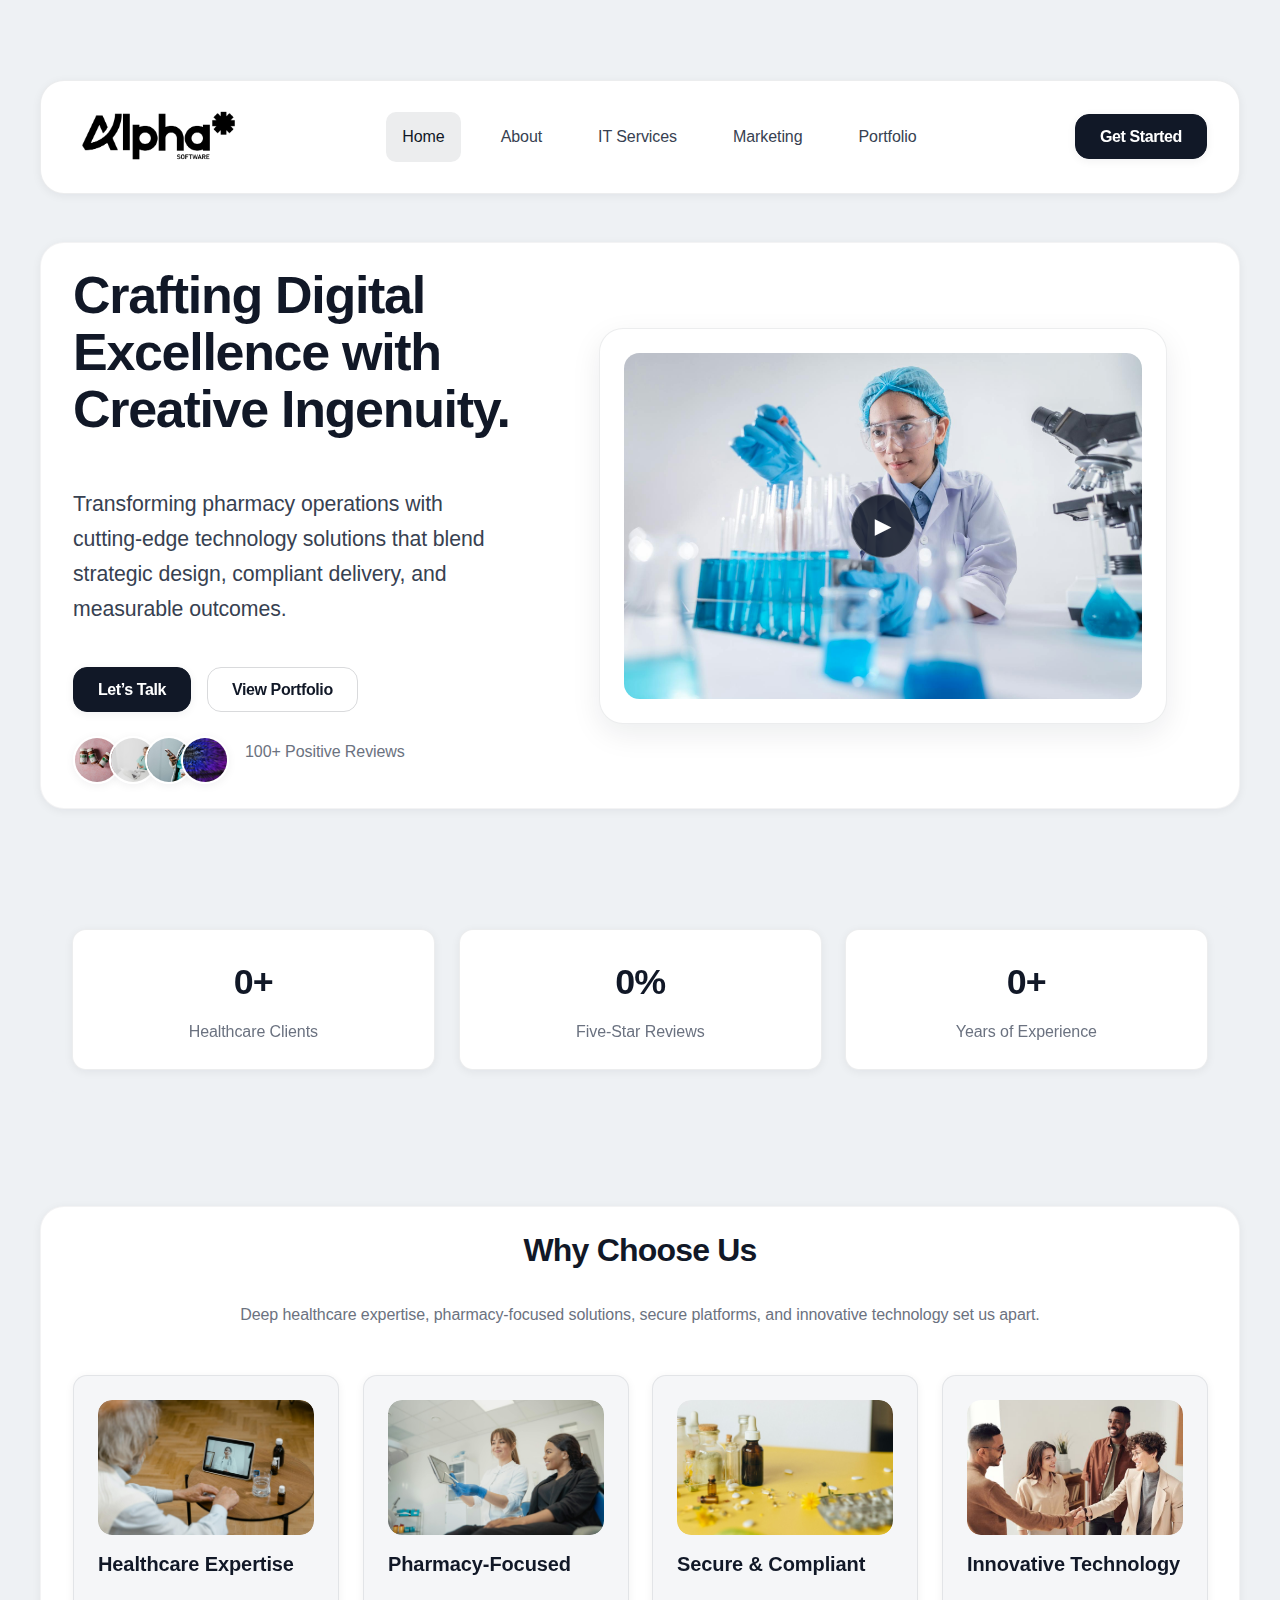
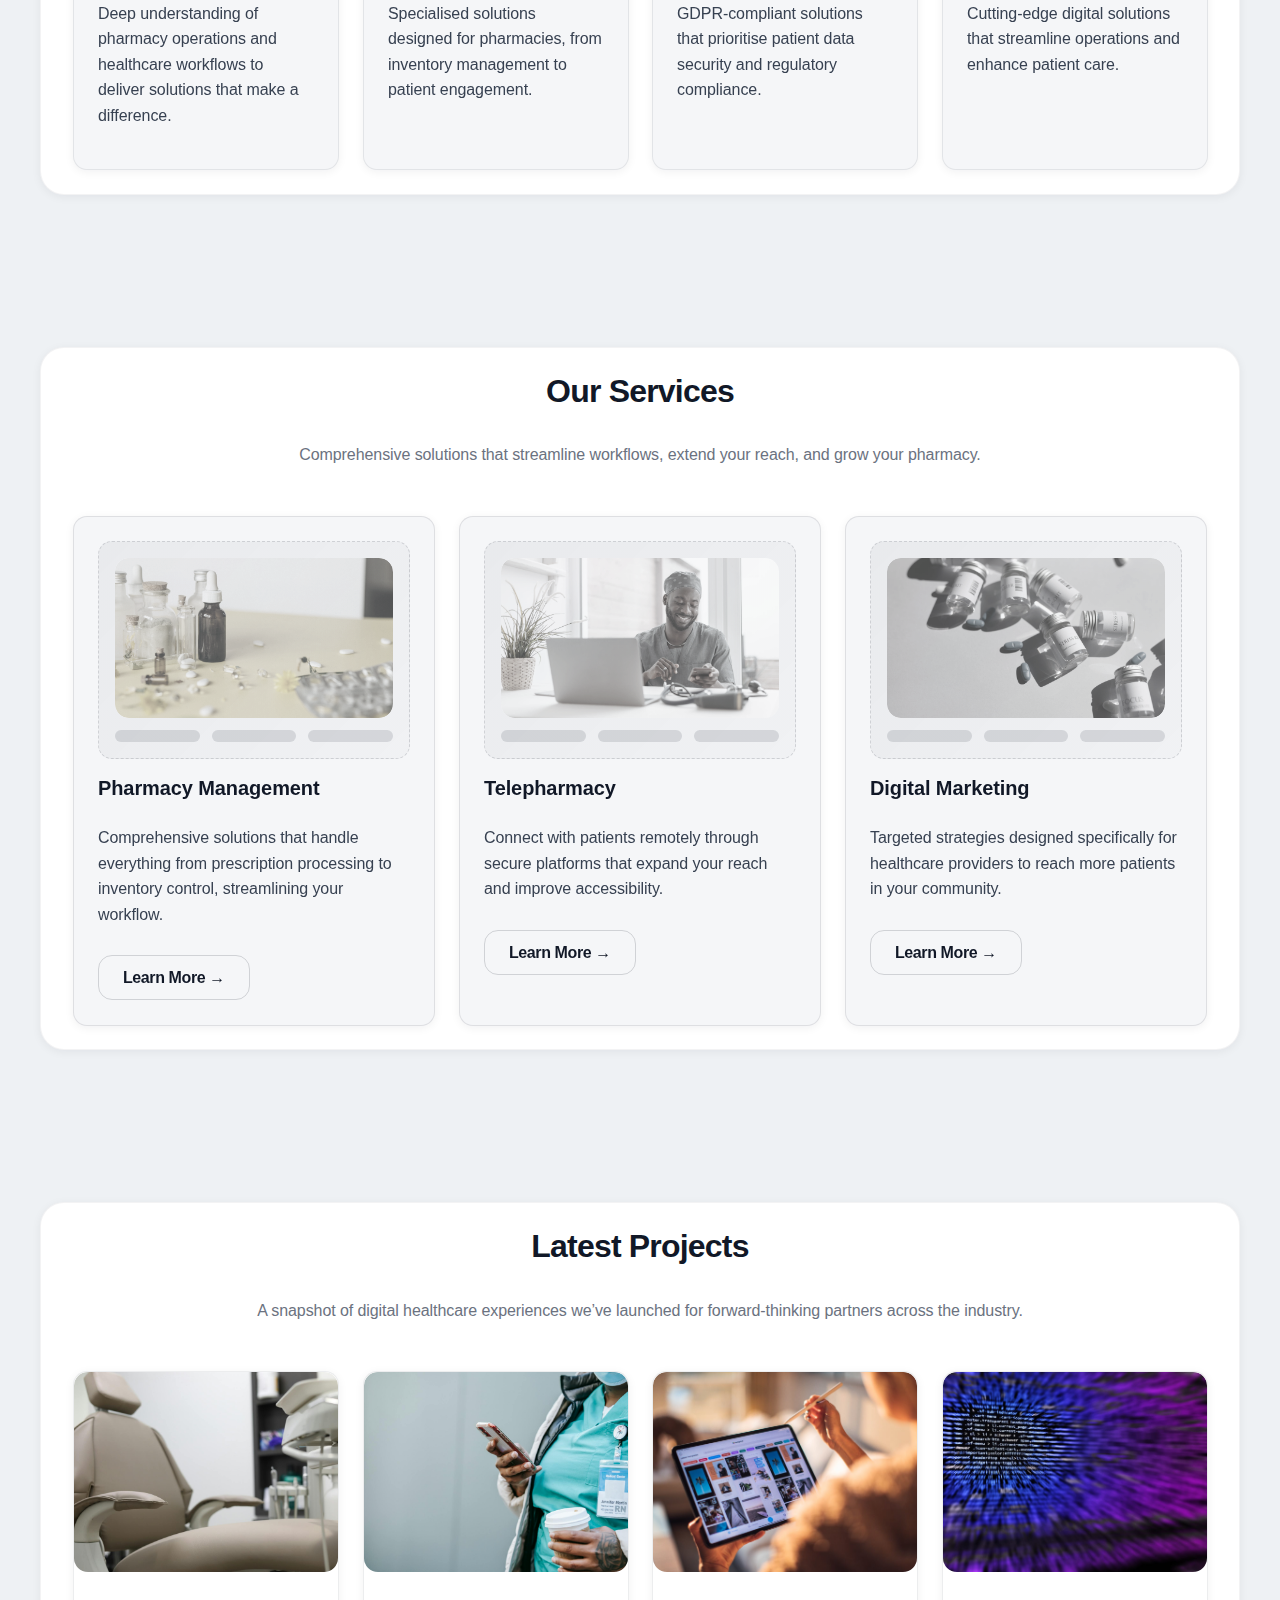
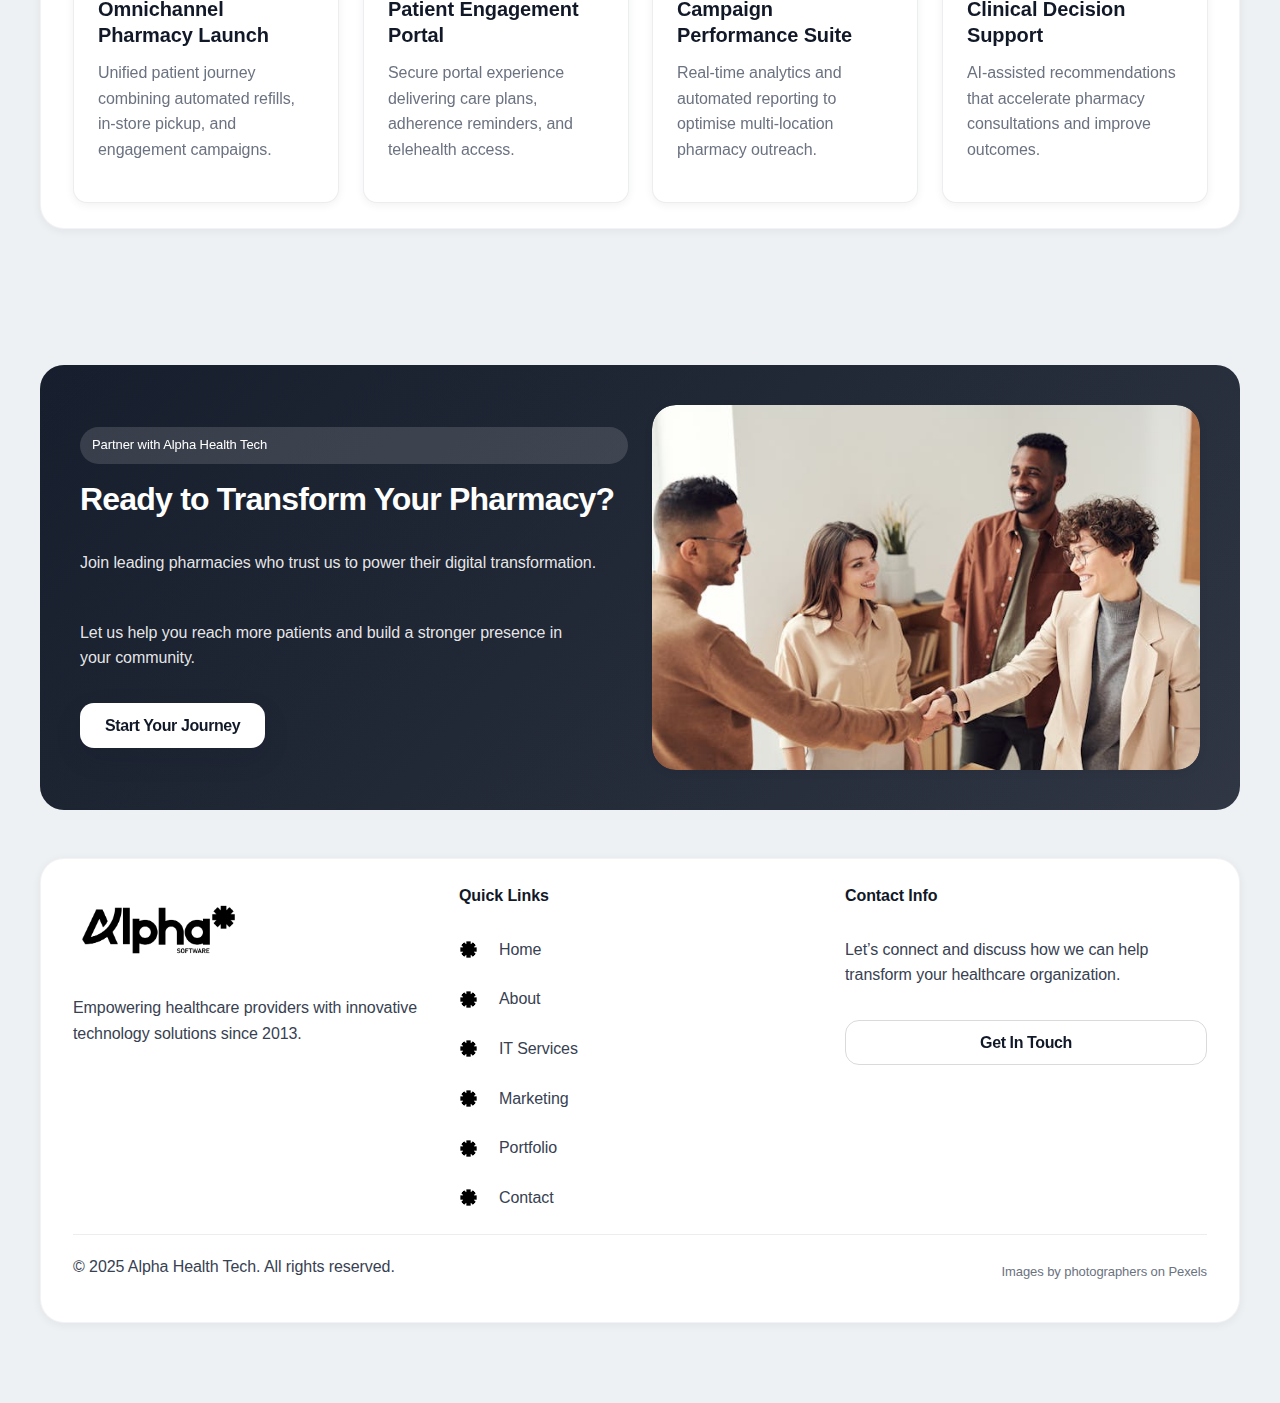
<file: index.html>
<!DOCTYPE html>
<html lang="en">
<head>
    <meta charset="UTF-8">
    <meta name="viewport" content="width=device-width, initial-scale=1.0">
    <title>Alpha Health Tech - Empowering Healthcare Through Innovation</title>
    <link rel="stylesheet" href="styles.css">
    <link rel="icon" href="assets/emblem-light-background.png" type="image/png">
    <style>
        .hero-grid {
            display: grid;
            gap: var(--space-5);
            align-items: center;
        }

        .hero-grid__content {
            grid-column: span 12;
            display: flex;
            flex-direction: column;
            gap: var(--space-4);
        }

        .hero-grid__paragraph {
            max-width: 28.75rem;
        }

        .hero-grid__cta {
            display: flex;
            flex-wrap: wrap;
            gap: var(--space-3);
        }

        .hero-grid__media {
            grid-column: span 12;
        }

        @media (min-width: 64rem) {
            .hero-grid {
                grid-template-columns: repeat(12, minmax(0, 1fr));
            }

            .hero-grid__content {
                grid-column: span 5;
            }

            .hero-grid__media {
                grid-column: span 7;
            }
        }

        .hero-proof {
            display: flex;
            flex-wrap: wrap;
            align-items: center;
            gap: var(--space-3);
        }

        .hero-proof__avatars {
            display: flex;
            align-items: center;
        }

        .hero-proof__avatar {
            width: 48px;
            height: 48px;
            border-radius: var(--radius-pill);
            object-fit: cover;
            border: 2px solid var(--bg-surface);
            box-shadow: var(--shadow-1);
            margin-inline-start: -12px;
        }

        .hero-proof__avatar:first-child {
            margin-inline-start: 0;
        }

        .hero-proof__text {
            font-weight: var(--font-weight-medium);
        }

        .hero-card {
            position: relative;
            border-radius: var(--radius-lg);
            border: 1px solid rgba(17, 24, 39, 0.08);
            background: var(--bg-surface);
            box-shadow: var(--shadow-2);
            padding: var(--space-4);
            overflow: hidden;
        }

        .hero-card img {
            width: 100%;
            height: auto;
            border-radius: calc(var(--radius-md) * 1.1);
        }

        .hero-card__play {
            position: absolute;
            top: 50%;
            left: 50%;
            transform: translate(-50%, -50%);
            display: inline-flex;
            align-items: center;
            justify-content: center;
            width: 64px;
            height: 64px;
            border-radius: var(--radius-pill);
            background: rgba(17, 24, 39, 0.86);
            color: var(--text-inverse);
            border: 1px solid rgba(255, 255, 255, 0.28);
            box-shadow: var(--shadow-2);
            font-size: 1.35rem;
            transition: transform var(--transition-base), box-shadow var(--transition-base);
        }

        .hero-card__play:hover,
        .hero-card__play:focus-visible {
            transform: translate(-50%, -50%) scale(1.05);
            box-shadow: 0 12px 30px rgba(17, 24, 39, 0.24);
        }

        .stats-section .container {
            display: flex;
            flex-direction: column;
            gap: var(--space-4);
        }

        .stats-row {
            display: grid;
            gap: var(--space-4);
            grid-template-columns: repeat(auto-fit, minmax(180px, 1fr));
        }

        .stat-card {
            background: var(--bg-surface);
            border-radius: var(--radius-md);
            border: 1px solid rgba(17, 24, 39, 0.08);
            box-shadow: var(--shadow-1);
            padding: var(--space-4);
            display: flex;
            flex-direction: column;
            align-items: center;
            gap: var(--space-1);
            text-align: center;
        }

        .stat-card strong {
            font-size: clamp(1.9rem, 1.6rem + 0.8vw, 2.25rem);
            font-weight: var(--font-weight-bold);
            letter-spacing: var(--letter-spacing-tight);
            color: var(--text-strong);
        }

        .stat-card span {
            font-weight: var(--font-weight-medium);
            color: var(--text-subtle);
        }

        .why-grid {
            display: grid;
            gap: var(--space-4);
            grid-template-columns: repeat(auto-fit, minmax(240px, 1fr));
        }

        .why-card {
            background: var(--bg-subtle);
            border-radius: var(--radius-md);
            border: 1px solid rgba(17, 24, 39, 0.08);
            box-shadow: var(--shadow-1);
            display: flex;
            flex-direction: column;
            gap: var(--space-3);
            height: 100%;
            padding: var(--space-4);
        }

        .why-card__media {
            border-radius: var(--radius-md);
            overflow: hidden;
            aspect-ratio: 16 / 10;
            box-shadow: inset 0 1px 0 rgba(255, 255, 255, 0.4);
        }

        .why-card__media img {
            width: 100%;
            height: 100%;
            object-fit: cover;
        }

        .why-card__body {
            display: flex;
            flex-direction: column;
            gap: var(--space-2);
        }

        .why-card__chip {
            align-self: flex-start;
        }

        .services-section .stack--tight {
            align-items: center;
            text-align: center;
        }

        .services-grid {
            display: grid;
            gap: var(--space-4);
            grid-template-columns: repeat(auto-fit, minmax(280px, 1fr));
        }

        .service-tile {
            background: var(--bg-subtle);
            border-radius: var(--radius-md);
            border: 1px solid rgba(17, 24, 39, 0.1);
            padding: var(--space-4);
            display: flex;
            flex-direction: column;
            gap: var(--space-3);
            box-shadow: var(--shadow-1);
            transition: transform var(--transition-base), box-shadow var(--transition-base), border-color var(--transition-base);
        }

        .service-tile:hover,
        .service-tile:focus-within {
            transform: translateY(-4px);
            box-shadow: var(--shadow-2);
            border-color: rgba(17, 24, 39, 0.2);
        }

        .service-mockup {
            display: flex;
            flex-direction: column;
            gap: var(--space-2);
            background: linear-gradient(135deg, rgba(17, 24, 39, 0.05), rgba(17, 24, 39, 0.02));
            border-radius: var(--radius-md);
            padding: var(--space-3);
            border: 1px dashed rgba(17, 24, 39, 0.14);
        }

        .service-mockup__frame {
            position: relative;
            border-radius: var(--radius-md);
            background: rgba(255, 255, 255, 0.6);
            overflow: hidden;
            height: 160px;
            display: flex;
            align-items: center;
            justify-content: center;
        }

        .service-mockup__frame img {
            width: 100%;
            height: 100%;
            object-fit: cover;
            filter: saturate(0.2);
            opacity: 0.7;
            mix-blend-mode: multiply;
        }

        .service-mockup__chips {
            display: flex;
            gap: var(--space-2);
            flex-wrap: wrap;
        }

        .service-mockup__chip {
            flex: 1 0 64px;
            height: 12px;
            border-radius: var(--radius-pill);
            background: rgba(17, 24, 39, 0.12);
        }

        .service-tile__body {
            display: flex;
            flex-direction: column;
            gap: var(--space-2);
            text-align: left;
        }

        .service-tile__body .btn {
            align-self: flex-start;
        }

        .projects-section .stack--tight {
            text-align: center;
            align-items: center;
        }

        .projects-grid {
            display: grid;
            gap: var(--space-4);
            grid-template-columns: repeat(auto-fit, minmax(240px, 1fr));
        }

        .project-card {
            background: var(--bg-surface);
            border-radius: var(--radius-md);
            border: 1px solid rgba(17, 24, 39, 0.08);
            box-shadow: var(--shadow-1);
            overflow: hidden;
            display: flex;
            flex-direction: column;
            height: 100%;
        }

        .project-card img {
            width: 100%;
            height: 200px;
            object-fit: cover;
        }

        .project-card__body {
            padding: var(--space-4);
            display: flex;
            flex-direction: column;
            gap: var(--space-2);
        }

        .project-card__title {
            font-size: var(--font-size-h3);
            font-weight: var(--font-weight-semibold);
            margin: 0;
        }

        .project-card__caption {
            color: var(--text-subtle);
        }
    </style>
</head>
<body>
    <a class="skip-link" href="#main-content">Skip to main content</a>
    <div class="site-wrapper">
        <header class="site-header container">
            <div class="site-header__bar">
                <a class="site-brand" href="index.html">
                    <img src="assets/logo-light-background.png" alt="Alpha Health Tech logo" class="site-brand__mark">
                </a>
                <nav class="site-nav" id="nav-menu" aria-label="Primary">
                    <a href="index.html" class="nav-link active">Home</a>
                    <a href="about.html" class="nav-link">About</a>
                    <a href="solutions.html" class="nav-link" aria-label="IT Services">IT Services</a>
                    <a href="marketing.html" class="nav-link">Marketing</a>
                    <a href="portfolio.html" class="nav-link">Portfolio</a>
                </nav>
                <div class="site-header__actions">
                    <a href="contact.html" class="btn btn-primary">Get Started</a>
                    <button type="button" class="site-nav__toggle hamburger" id="hamburger" aria-label="Toggle navigation">
                        <span></span>
                        <span></span>
                        <span></span>
                    </button>
                </div>
            </div>
        </header>

        <main class="site-main" id="main-content">
            <section class="section section--tight">
                <div class="container">
                    <div class="hero hero-grid">
                        <div class="hero-grid__content">
                            <h1 class="text-balance">Crafting Digital<br>Excellence with<br>Creative Ingenuity.</h1>
                            <p class="lead text-pretty hero-grid__paragraph">Transforming pharmacy operations with cutting-edge technology solutions that blend strategic design, compliant delivery, and measurable outcomes.</p>
                            <div class="hero-grid__cta">
                                <a href="contact.html" class="btn btn-primary">Let’s Talk</a>
                                <a href="solutions.html" class="btn btn-secondary hero-grid__cta-secondary">View Portfolio</a>
                            </div>
                            <div class="hero-proof">
                                <div class="hero-proof__avatars" aria-hidden="true">
                                    <img src="images/team-culture.jpeg" alt="" class="hero-proof__avatar" loading="lazy">
                                    <img src="images/hero-about.jpeg" alt="" class="hero-proof__avatar" loading="lazy">
                                    <img src="images/patient-engagement.jpeg" alt="" class="hero-proof__avatar" loading="lazy">
                                    <img src="images/hero-solutions.jpeg" alt="" class="hero-proof__avatar" loading="lazy">
                                </div>
                                <p class="text-muted hero-proof__text">100+ Positive Reviews</p>
                            </div>
                        </div>
                        <figure class="hero-card hero-grid__media">
                            <img src="images/hero-home.jpeg" alt="Female scientist in modern laboratory" loading="lazy">
                            <button type="button" class="hero-card__play" aria-label="Play studio reel">▶</button>
                        </figure>
                    </div>
                </div>
            </section>

            <section class="section section--tight stats-section">
                <div class="container container--surface">
                    <div class="stats-row">
                        <article class="stat-card">
                            <strong>120+</strong>
                            <span>Healthcare Clients</span>
                        </article>
                        <article class="stat-card">
                            <strong>100%</strong>
                            <span>Five-Star Reviews</span>
                        </article>
                        <article class="stat-card">
                            <strong>12+</strong>
                            <span>Years of Experience</span>
                        </article>
                    </div>
                </div>
            </section>

            <section class="section">
                <div class="container">
                    <div class="stack stack--loose">
                        <div class="stack stack--tight text-center">
                            <h2 class="text-balance">Why Choose Us</h2>
                            <p class="text-muted text-pretty">Deep healthcare expertise, pharmacy-focused solutions, secure platforms, and innovative technology set us apart.</p>
                        </div>
                        <div class="why-grid">
                            <article class="card why-card">
                                <div class="why-card__media">
                                    <img src="images/features-home.jpeg" alt="Doctor doing online consultation" loading="lazy">
                                </div>
                                <div class="why-card__body">
                                    <h3>Healthcare Expertise</h3>
                                    <p>Deep understanding of pharmacy operations and healthcare workflows to deliver solutions that make a difference.</p>
                                </div>
                            </article>
                            <article class="card why-card">
                                <div class="why-card__media">
                                    <img src="images/services-home.jpeg" alt="Healthcare professional with tablet" loading="lazy">
                                </div>
                                <div class="why-card__body">
                                    <h3>Pharmacy-Focused</h3>
                                    <p>Specialised solutions designed for pharmacies, from inventory management to patient engagement.</p>
                                </div>
                            </article>
                            <article class="card why-card">
                                <div class="why-card__media">
                                    <img src="images/pharmacy-mgmt.jpeg" alt="Medicine bottles and pills" loading="lazy">
                                </div>
                                <div class="why-card__body">
                                    <h3>Secure & Compliant</h3>
                                    <p>GDPR-compliant solutions that prioritise patient data security and regulatory compliance.</p>
                                </div>
                            </article>
                            <article class="card why-card">
                                <div class="why-card__media">
                                    <img src="images/cta-home.jpeg" alt="Person using microscope" loading="lazy">
                                </div>
                                <div class="why-card__body">
                                    <h3>Innovative Technology</h3>
                                    <p>Cutting-edge digital solutions that streamline operations and enhance patient care.</p>
                                </div>
                            </article>
                        </div>
                    </div>
                </div>
            </section>

            <section class="section services-section">
                <div class="container">
                    <div class="stack stack--loose">
                        <div class="stack stack--tight">
                            <h2 class="text-balance">Our Services</h2>
                            <p class="text-muted text-pretty">Comprehensive solutions that streamline workflows, extend your reach, and grow your pharmacy.</p>
                        </div>
                        <div class="services-grid">
                            <article class="service-tile">
                                <div class="service-mockup">
                                    <div class="service-mockup__frame">
                                        <img src="images/pharmacy-mgmt.jpeg" alt="Pharmacy management system" loading="lazy">
                                    </div>
                                    <div class="service-mockup__chips">
                                        <span class="service-mockup__chip" aria-hidden="true"></span>
                                        <span class="service-mockup__chip" aria-hidden="true"></span>
                                        <span class="service-mockup__chip" aria-hidden="true"></span>
                                    </div>
                                </div>
                                <div class="service-tile__body">
                                    <h3>Pharmacy Management</h3>
                                    <p>Comprehensive solutions that handle everything from prescription processing to inventory control, streamlining your workflow.</p>
                                    <a href="solutions.html" class="btn btn-secondary">Learn More →</a>
                                </div>
                            </article>
                            <article class="service-tile">
                                <div class="service-mockup">
                                    <div class="service-mockup__frame">
                                        <img src="images/telepharmacy.jpeg" alt="Telepharmacy consultation" loading="lazy">
                                    </div>
                                    <div class="service-mockup__chips">
                                        <span class="service-mockup__chip" aria-hidden="true"></span>
                                        <span class="service-mockup__chip" aria-hidden="true"></span>
                                        <span class="service-mockup__chip" aria-hidden="true"></span>
                                    </div>
                                </div>
                                <div class="service-tile__body">
                                    <h3>Telepharmacy</h3>
                                    <p>Connect with patients remotely through secure platforms that expand your reach and improve accessibility.</p>
                                    <a href="solutions.html" class="btn btn-secondary">Learn More →</a>
                                </div>
                            </article>
                            <article class="service-tile">
                                <div class="service-mockup">
                                    <div class="service-mockup__frame">
                                        <img src="images/digital-marketing.jpeg" alt="Digital marketing analytics" loading="lazy">
                                    </div>
                                    <div class="service-mockup__chips">
                                        <span class="service-mockup__chip" aria-hidden="true"></span>
                                        <span class="service-mockup__chip" aria-hidden="true"></span>
                                        <span class="service-mockup__chip" aria-hidden="true"></span>
                                    </div>
                                </div>
                                <div class="service-tile__body">
                                    <h3>Digital Marketing</h3>
                                    <p>Targeted strategies designed specifically for healthcare providers to reach more patients in your community.</p>
                                    <a href="marketing.html" class="btn btn-secondary">Learn More →</a>
                                </div>
                            </article>
                        </div>
                    </div>
                </div>
            </section>

            <section class="section projects-section">
                <div class="container">
                    <div class="stack stack--loose">
                        <div class="stack stack--tight">
                            <h2 class="text-balance">Latest Projects</h2>
                            <p class="text-muted text-pretty">A snapshot of digital healthcare experiences we’ve launched for forward-thinking partners across the industry.</p>
                        </div>
                        <div class="projects-grid">
                            <article class="project-card">
                                <img src="images/content-marketing.jpeg" alt="Pharmacy website displayed on laptop" loading="lazy">
                                <div class="project-card__body">
                                    <h3 class="project-card__title">Omnichannel Pharmacy Launch</h3>
                                    <p class="project-card__caption">Unified patient journey combining automated refills, in-store pickup, and engagement campaigns.</p>
                                </div>
                            </article>
                            <article class="project-card">
                                <img src="images/patient-engagement.jpeg" alt="Healthcare team collaborating with tablet" loading="lazy">
                                <div class="project-card__body">
                                    <h3 class="project-card__title">Patient Engagement Portal</h3>
                                    <p class="project-card__caption">Secure portal experience delivering care plans, adherence reminders, and telehealth access.</p>
                                </div>
                            </article>
                            <article class="project-card">
                                <img src="images/hero-marketing.jpeg" alt="Digital marketing analytics dashboard" loading="lazy">
                                <div class="project-card__body">
                                    <h3 class="project-card__title">Campaign Performance Suite</h3>
                                    <p class="project-card__caption">Real-time analytics and automated reporting to optimise multi-location pharmacy outreach.</p>
                                </div>
                            </article>
                            <article class="project-card">
                                <img src="images/hero-solutions.jpeg" alt="Healthcare professional reviewing patient data" loading="lazy">
                                <div class="project-card__body">
                                    <h3 class="project-card__title">Clinical Decision Support</h3>
                                    <p class="project-card__caption">AI-assisted recommendations that accelerate pharmacy consultations and improve outcomes.</p>
                                </div>
                            </article>
                        </div>
                    </div>
                </div>
            </section>

            <section class="section section--tight section--cta">
                <div class="container container--cta">
                    <div class="cta">
                        <div class="cta__content">
                            <span class="chip">Partner with Alpha Health Tech</span>
                            <h2 class="text-balance">Ready to Transform Your Pharmacy?</h2>
                            <p class="text-pretty">Join leading pharmacies who trust us to power their digital transformation.</p>
                            <p class="text-pretty">Let us help you reach more patients and build a stronger presence in your community.</p>
                            <div class="cluster">
                                <a href="contact.html" class="btn btn-primary">Start Your Journey</a>
                            </div>
                        </div>
                        <div class="cta__media">
                            <img src="images/cta-home.jpeg" alt="Healthcare team collaboration" loading="lazy">
                        </div>
                    </div>
                </div>
            </section>
        </main>

        <footer class="site-footer container">
            <div class="site-footer__grid">
                <div class="stack stack--tight">
                    <div class="inline items-center">
                        <img src="assets/logo-light-background.png" alt="Alpha Health Tech logo" class="site-brand__mark">
                        
                    </div>
                    <p>Empowering healthcare providers with innovative technology solutions since 2013.</p>
                </div>
                <div class="stack stack--tight">
                    <h4>Quick Links</h4>
                    <ul class="site-footer__link-list">
                        <li><a href="index.html">Home</a></li>
                        <li><a href="about.html">About</a></li>
                        <li><a href="solutions.html">IT Services</a></li>
                        <li><a href="marketing.html">Marketing</a></li>
                        <li><a href="portfolio.html">Portfolio</a></li>
                        <li><a href="contact.html">Contact</a></li>
                    </ul>
                </div>
                <div class="stack stack--tight">
                    <h4>Contact Info</h4>
                    <p>Let’s connect and discuss how we can help transform your healthcare organization.</p>
                    <a href="contact.html" class="btn btn-secondary">Get In Touch</a>
                </div>
            </div>
            <div class="site-footer__bottom">
                <p>&copy; 2025 Alpha Health Tech. All rights reserved.</p>
                <p class="text-small image-credits">Images by photographers on <a href="https://www.pexels.com" target="_blank" rel="noopener">Pexels</a></p>
            </div>
        </footer>
    </div>

    <script src="script.js"></script>
</body>
</html>
</file>
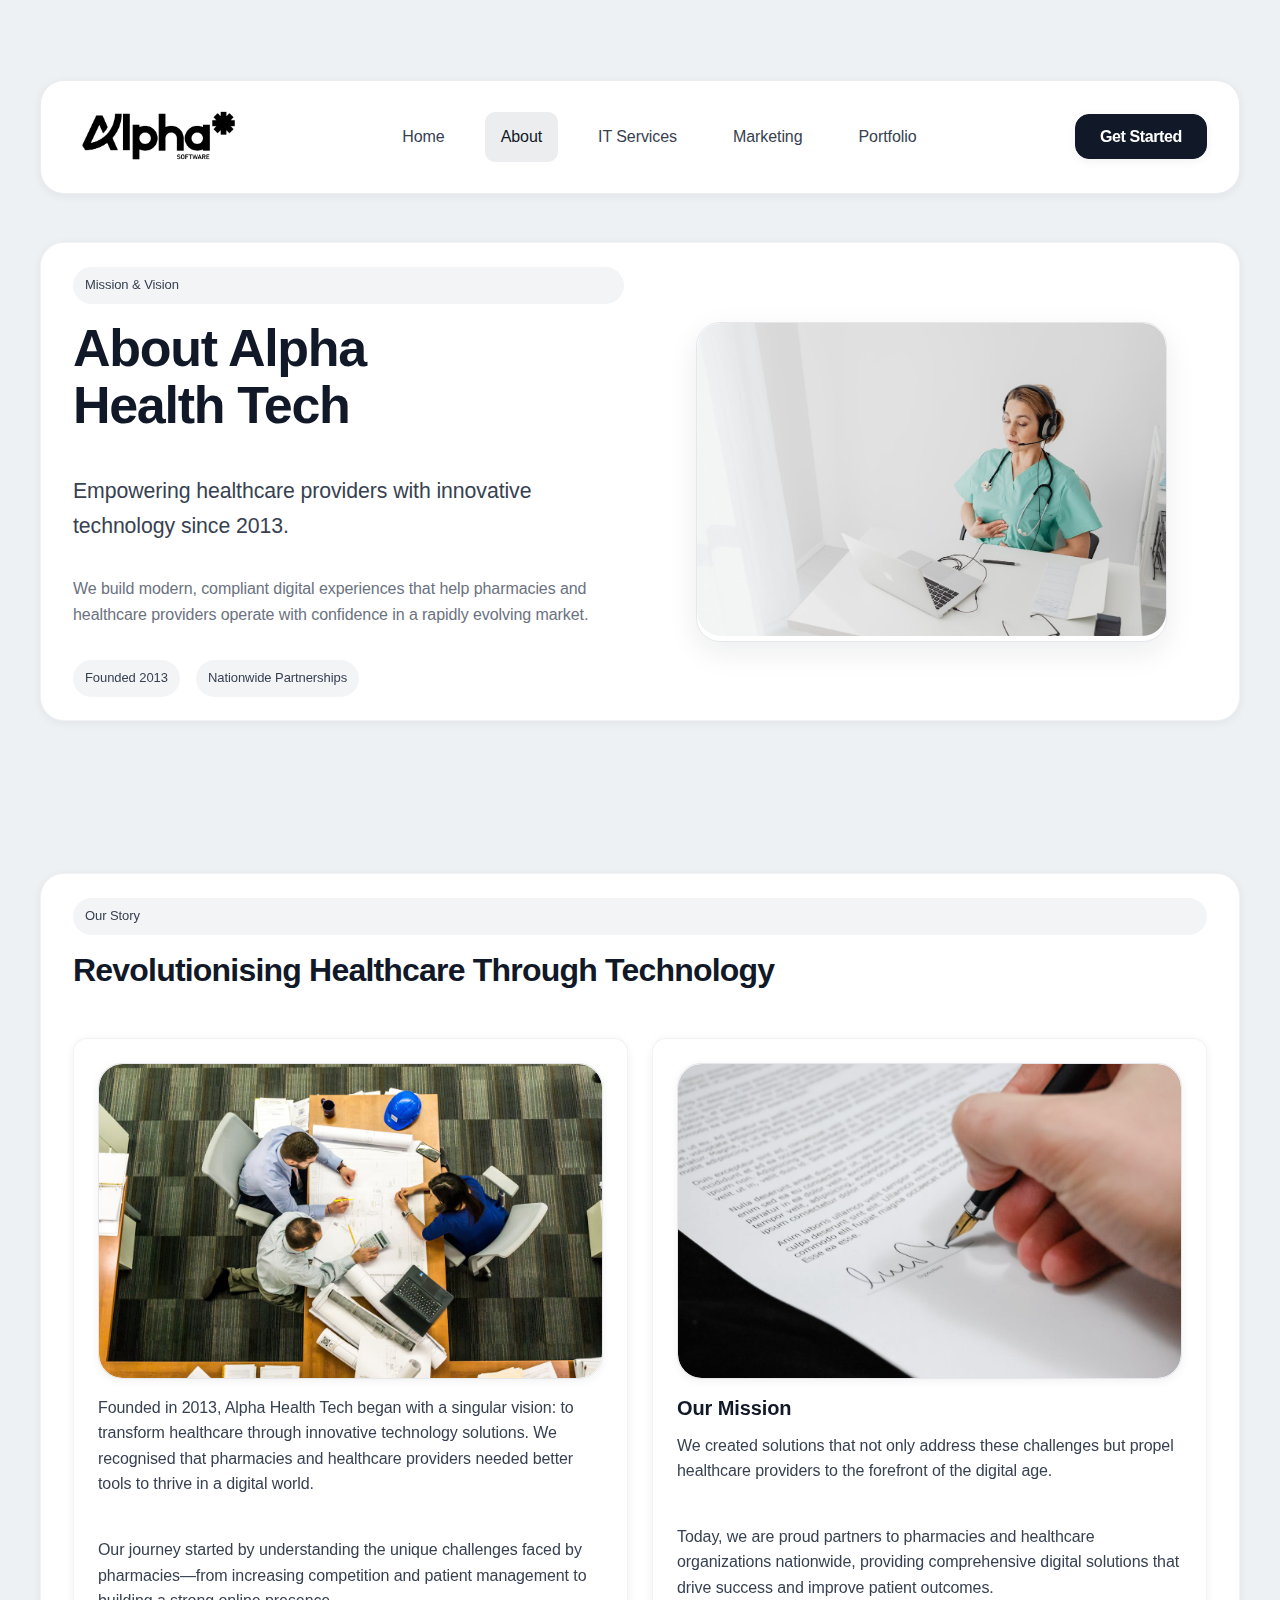
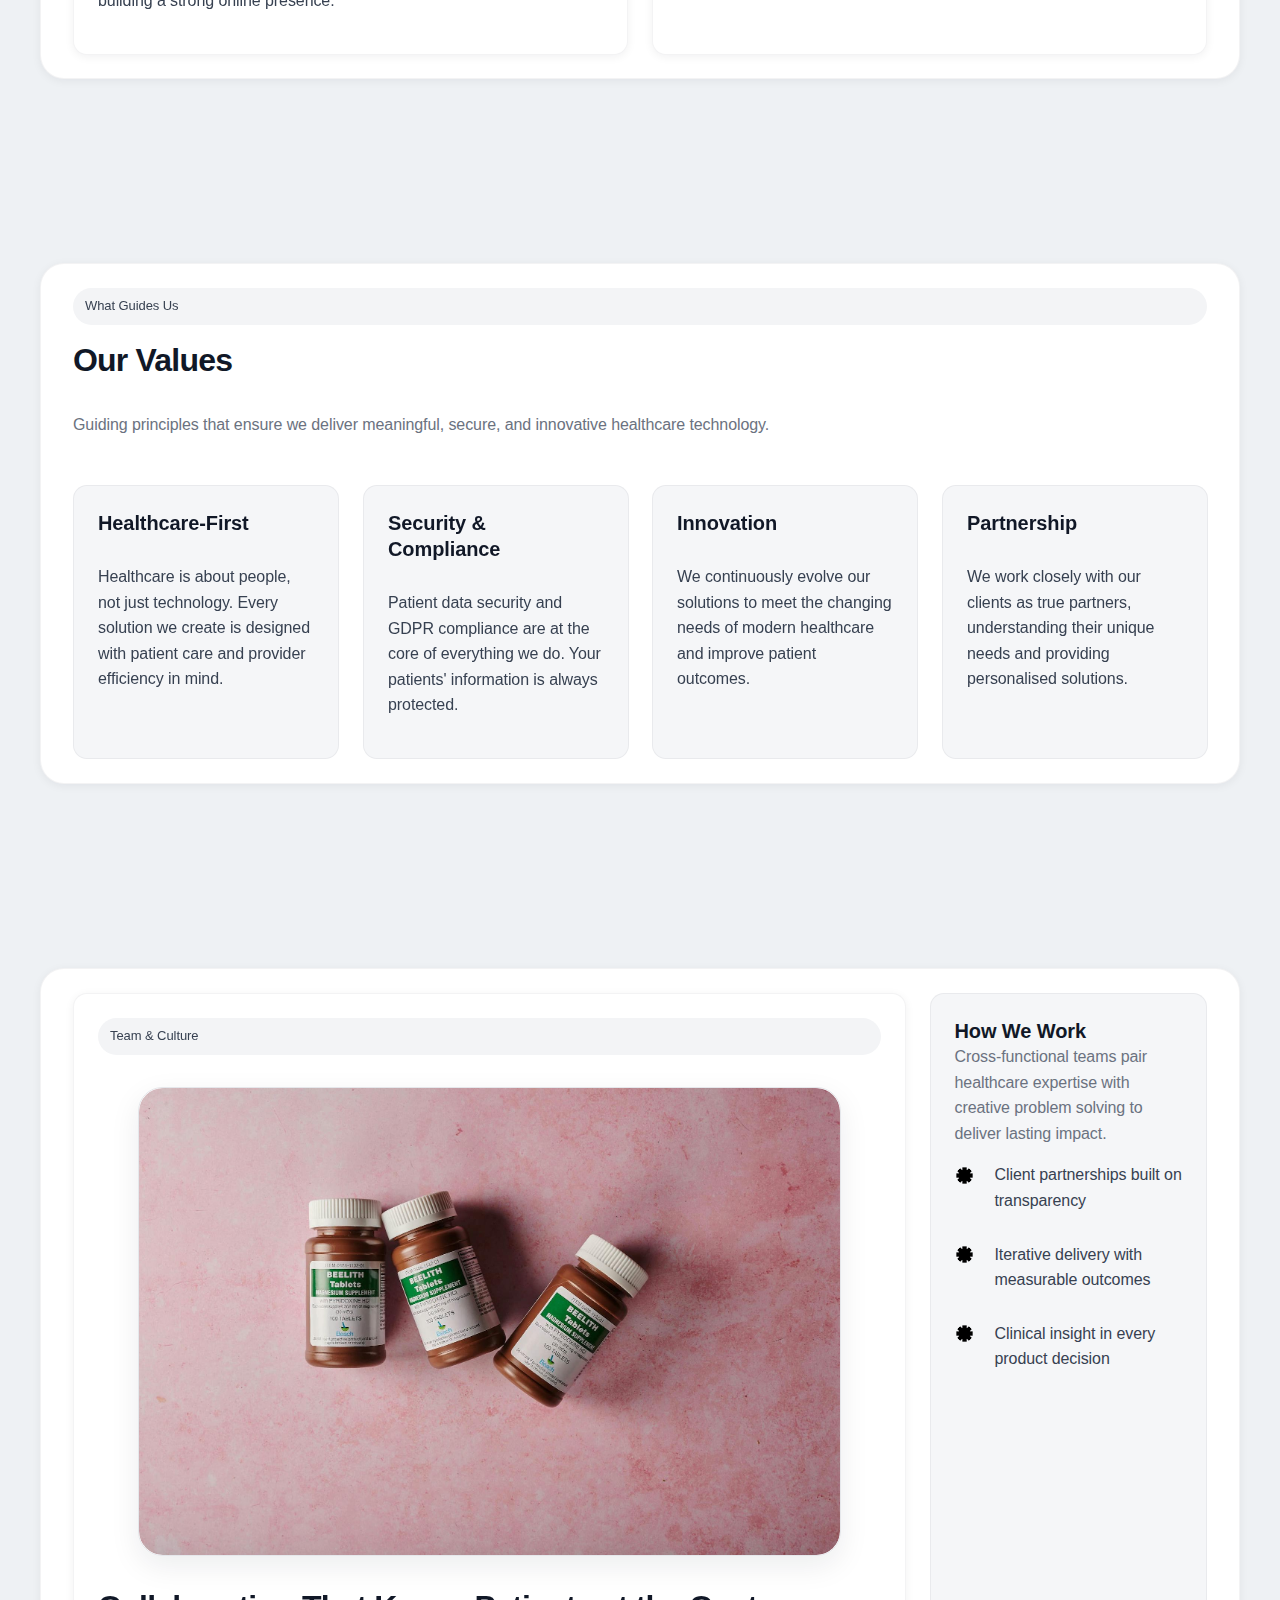
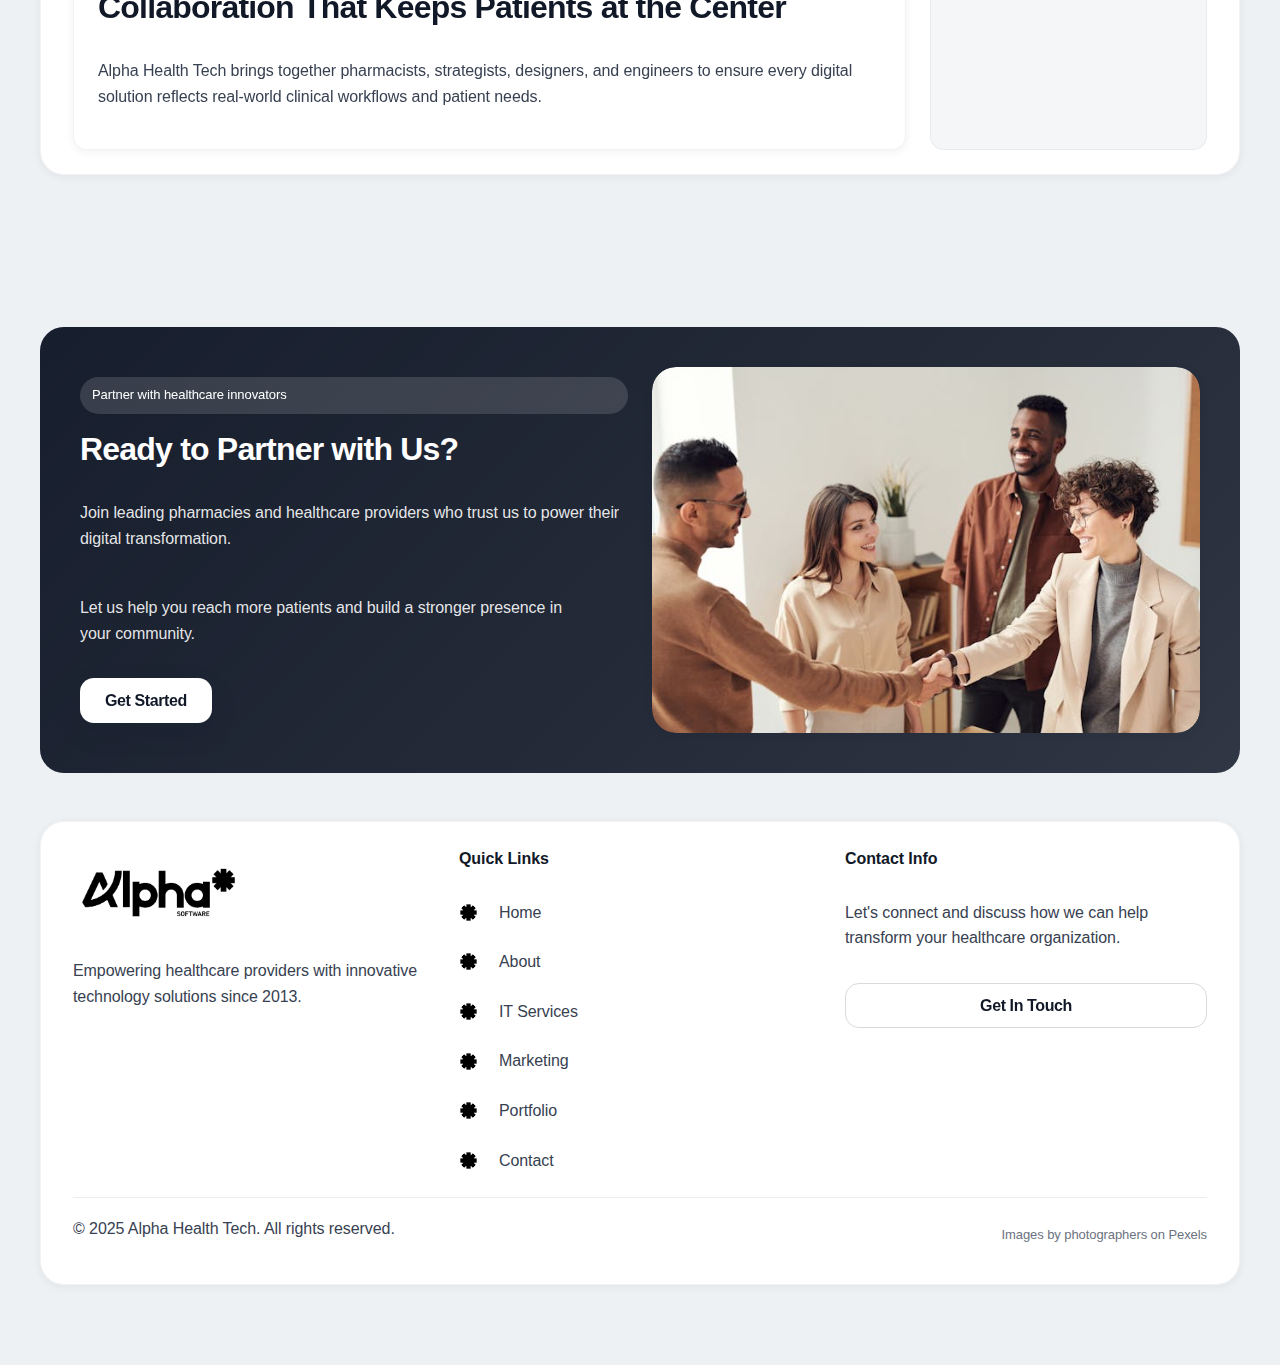
<file: about.html>
<!DOCTYPE html>
<html lang="en">
<head>
    <meta charset="UTF-8">
    <meta name="viewport" content="width=device-width, initial-scale=1.0">
    <title>About Us - Alpha Health Tech</title>

    <!-- Open Graph / Social Media Meta Tags -->
    <meta property="og:type" content="website">
    <meta property="og:url" content="https://alphahealthtech.co.uk/about.html">
    <meta property="og:title" content="About Us - Alpha Health Tech">
    <meta property="og:description" content="Empowering healthcare providers with innovative technology solutions since 2013.">
    <meta property="og:image" content="https://alphahealthtech.co.uk/assets/logo-light-background.png">

    <!-- Twitter Card Meta Tags -->
    <meta name="twitter:card" content="summary_large_image">
    <meta name="twitter:url" content="https://alphahealthtech.co.uk/about.html">
    <meta name="twitter:title" content="About Us - Alpha Health Tech">
    <meta name="twitter:description" content="Empowering healthcare providers with innovative technology solutions since 2013.">
    <meta name="twitter:image" content="https://alphahealthtech.co.uk/assets/logo-light-background.png">

    <link rel="stylesheet" href="styles.css">
    <link rel="icon" href="assets/emblem-light-background.png" type="image/png">
</head>
<body>
    <a class="skip-link" href="#main-content">Skip to main content</a>
    <div class="site-wrapper">
        <header class="site-header container">
            <div class="site-header__bar">
                <a class="site-brand" href="index.html">
                    <img src="assets/logo-light-background.png" alt="Alpha Health Tech logo" class="site-brand__mark">
                </a>
                <nav class="site-nav" id="nav-menu" aria-label="Primary">
                    <a href="index.html" class="nav-link">Home</a>
                    <a href="about.html" class="nav-link active">About</a>
                    <a href="solutions.html" class="nav-link" aria-label="IT Services">IT Services</a>
                    <a href="marketing.html" class="nav-link">Marketing</a>
                    <a href="portfolio.html" class="nav-link">Portfolio</a>
                </nav>
                <div class="site-header__actions">
                    <a href="contact.html" class="btn btn-primary">Get Started</a>
                    <button type="button" class="site-nav__toggle hamburger" id="hamburger" aria-label="Toggle navigation">
                        <span></span>
                        <span></span>
                        <span></span>
                    </button>
                </div>
            </div>
        </header>

        <main class="site-main" id="main-content">
            <section class="section section--tight">
                <div class="container">
                    <div class="hero">
                        <div class="hero__content">
                            <span class="chip">Mission & Vision</span>
                            <h1 class="text-balance">About Alpha Health Tech</h1>
                            <p class="lead text-pretty">Empowering healthcare providers with innovative technology since 2013.</p>
                            <div class="stack stack--tight">
                                <p class="text-muted text-pretty">We build modern, compliant digital experiences that help pharmacies and healthcare providers operate with confidence in a rapidly evolving market.</p>
                                <div class="cluster">
                                    <span class="chip">Founded 2013</span>
                                    <span class="chip">Nationwide Partnerships</span>
                                </div>
                            </div>
                        </div>
                        <figure class="hero__media border bg-surface shadow-2">
                            <img src="images/hero-about.jpeg" alt="Various medicines and healthcare items" loading="lazy">
                        </figure>
                    </div>
                </div>
            </section>

            <section class="section py-8">
                <div class="container">
                    <div class="stack stack--loose">
                        <div class="stack stack--tight">
                            <span class="chip">Our Story</span>
                            <h2 class="text-balance">Revolutionising Healthcare Through Technology</h2>
                        </div>
                        <div class="grid-auto-fit">
                            <article class="media-card card">
                                <div class="media-card__media rounded-lg border shadow-1">
                                    <img src="images/about-founded.jpeg" alt="Healthcare technology innovation" loading="lazy">
                                </div>
                                <div class="media-card__body stack stack--tight">
                                    <p>Founded in 2013, Alpha Health Tech began with a singular vision: to transform healthcare through innovative technology solutions. We recognised that pharmacies and healthcare providers needed better tools to thrive in a digital world.</p>
                                    <p>Our journey started by understanding the unique challenges faced by pharmacies—from increasing competition and patient management to building a strong online presence.</p>
                                </div>
                            </article>
                            <article class="media-card card">
                                <div class="media-card__media rounded-lg border shadow-1">
                                    <img src="images/about-mission.jpeg" alt="Team collaboration" loading="lazy">
                                </div>
                                <div class="media-card__body stack stack--tight">
                                    <h3 class="m-0">Our Mission</h3>
                                    <p>We created solutions that not only address these challenges but propel healthcare providers to the forefront of the digital age.</p>
                                    <p>Today, we are proud partners to pharmacies and healthcare organizations nationwide, providing comprehensive digital solutions that drive success and improve patient outcomes.</p>
                                </div>
                            </article>
                        </div>
                    </div>
                </div>
            </section>

            <section class="section py-8">
                <div class="container">
                    <div class="stack stack--loose">
                        <div class="stack stack--tight">
                            <span class="chip">What Guides Us</span>
                            <h2>Our Values</h2>
                            <p class="text-muted text-pretty">Guiding principles that ensure we deliver meaningful, secure, and innovative healthcare technology.</p>
                        </div>
                        <div class="challenges-grid">
                            <article class="card card--subtle">
                                <div class="stack stack--tight">
                                    <h3>Healthcare-First</h3>
                                    <p>Healthcare is about people, not just technology. Every solution we create is designed with patient care and provider efficiency in mind.</p>
                                </div>
                            </article>
                            <article class="card card--subtle">
                                <div class="stack stack--tight">
                                    <h3>Security & Compliance</h3>
                                    <p>Patient data security and GDPR compliance are at the core of everything we do. Your patients' information is always protected.</p>
                                </div>
                            </article>
                            <article class="card card--subtle">
                                <div class="stack stack--tight">
                                    <h3>Innovation</h3>
                                    <p>We continuously evolve our solutions to meet the changing needs of modern healthcare and improve patient outcomes.</p>
                                </div>
                            </article>
                            <article class="card card--subtle">
                                <div class="stack stack--tight">
                                    <h3>Partnership</h3>
                                    <p>We work closely with our clients as true partners, understanding their unique needs and providing personalised solutions.</p>
                                </div>
                            </article>
                        </div>
                    </div>
                </div>
            </section>

            <section class="section py-8">
                <div class="container">
                    <div class="layout-with-rail">
                        <article class="card stack stack--tight">
                            <span class="chip">Team & Culture</span>
                            <figure class="hero__media border shadow-2">
                                <img src="images/team-culture.jpeg" alt="Alpha Health Tech team collaborating in a modern workspace" loading="lazy">
                            </figure>
                            <div class="stack stack--tight">
                                <h2 class="text-balance">Collaboration That Keeps Patients at the Center</h2>
                                <p>Alpha Health Tech brings together pharmacists, strategists, designers, and engineers to ensure every digital solution reflects real-world clinical workflows and patient needs.</p>
                                <ul class="stack stack--tight visible-lg" role="list">
                                    <li>Client partnerships built on transparency</li>
                                    <li>Iterative delivery with measurable outcomes</li>
                                    <li>Clinical insight in every product decision</li>
                                </ul>
                            </div>
                        </article>
                        <aside class="right-rail stack stack--tight">
                            <h3 class="m-0">How We Work</h3>
                            <p class="text-muted">Cross-functional teams pair healthcare expertise with creative problem solving to deliver lasting impact.</p>
                            <ul class="stack stack--tight" role="list">
                                <li>Client partnerships built on transparency</li>
                                <li>Iterative delivery with measurable outcomes</li>
                                <li>Clinical insight in every product decision</li>
                            </ul>
                        </aside>
                    </div>
                </div>
            </section>

            <section class="section section--tight section--cta">
                <div class="container container--cta">
                    <div class="cta">
                        <div class="cta__content">
                            <span class="chip">Partner with healthcare innovators</span>
                            <h2 class="text-balance">Ready to Partner with Us?</h2>
                            <p class="text-pretty">Join leading pharmacies and healthcare providers who trust us to power their digital transformation.</p>
                            <p class="text-pretty">Let us help you reach more patients and build a stronger presence in your community.</p>
                            <div class="cluster">
                                <a href="contact.html" class="btn btn-primary">Get Started</a>
                            </div>
                        </div>
                        <div class="cta__media">
                            <img src="images/cta-home.jpeg" alt="Healthcare innovation" loading="lazy">
                        </div>
                    </div>
                </div>
            </section>
        </main>

        <footer class="site-footer container">
            <div class="site-footer__grid">
                <div class="stack stack--tight">
                    <div class="inline items-center">
                        <img src="assets/logo-light-background.png" alt="Alpha Health Tech logo" class="site-brand__mark">
                        
                    </div>
                    <p>Empowering healthcare providers with innovative technology solutions since 2013.</p>
                </div>
                <div class="stack stack--tight">
                    <h4>Quick Links</h4>
                    <ul class="site-footer__link-list">
                        <li><a href="index.html">Home</a></li>
                        <li><a href="about.html">About</a></li>
                        <li><a href="solutions.html">IT Services</a></li>
                        <li><a href="marketing.html">Marketing</a></li>
                        <li><a href="portfolio.html">Portfolio</a></li>
                        <li><a href="contact.html">Contact</a></li>
                    </ul>
                </div>
                <div class="stack stack--tight">
                    <h4>Contact Info</h4>
                    <p>Let's connect and discuss how we can help transform your healthcare organization.</p>
                    <a href="contact.html" class="btn btn-secondary">Get In Touch</a>
                </div>
            </div>
            <div class="site-footer__bottom">
                <p>&copy; 2025 Alpha Health Tech. All rights reserved.</p>
                <p class="text-small image-credits">Images by photographers on <a href="https://www.pexels.com" target="_blank" rel="noopener">Pexels</a></p>
            </div>
        </footer>
    </div>

    <script src="script.js"></script>
</body>
</html>
</file>
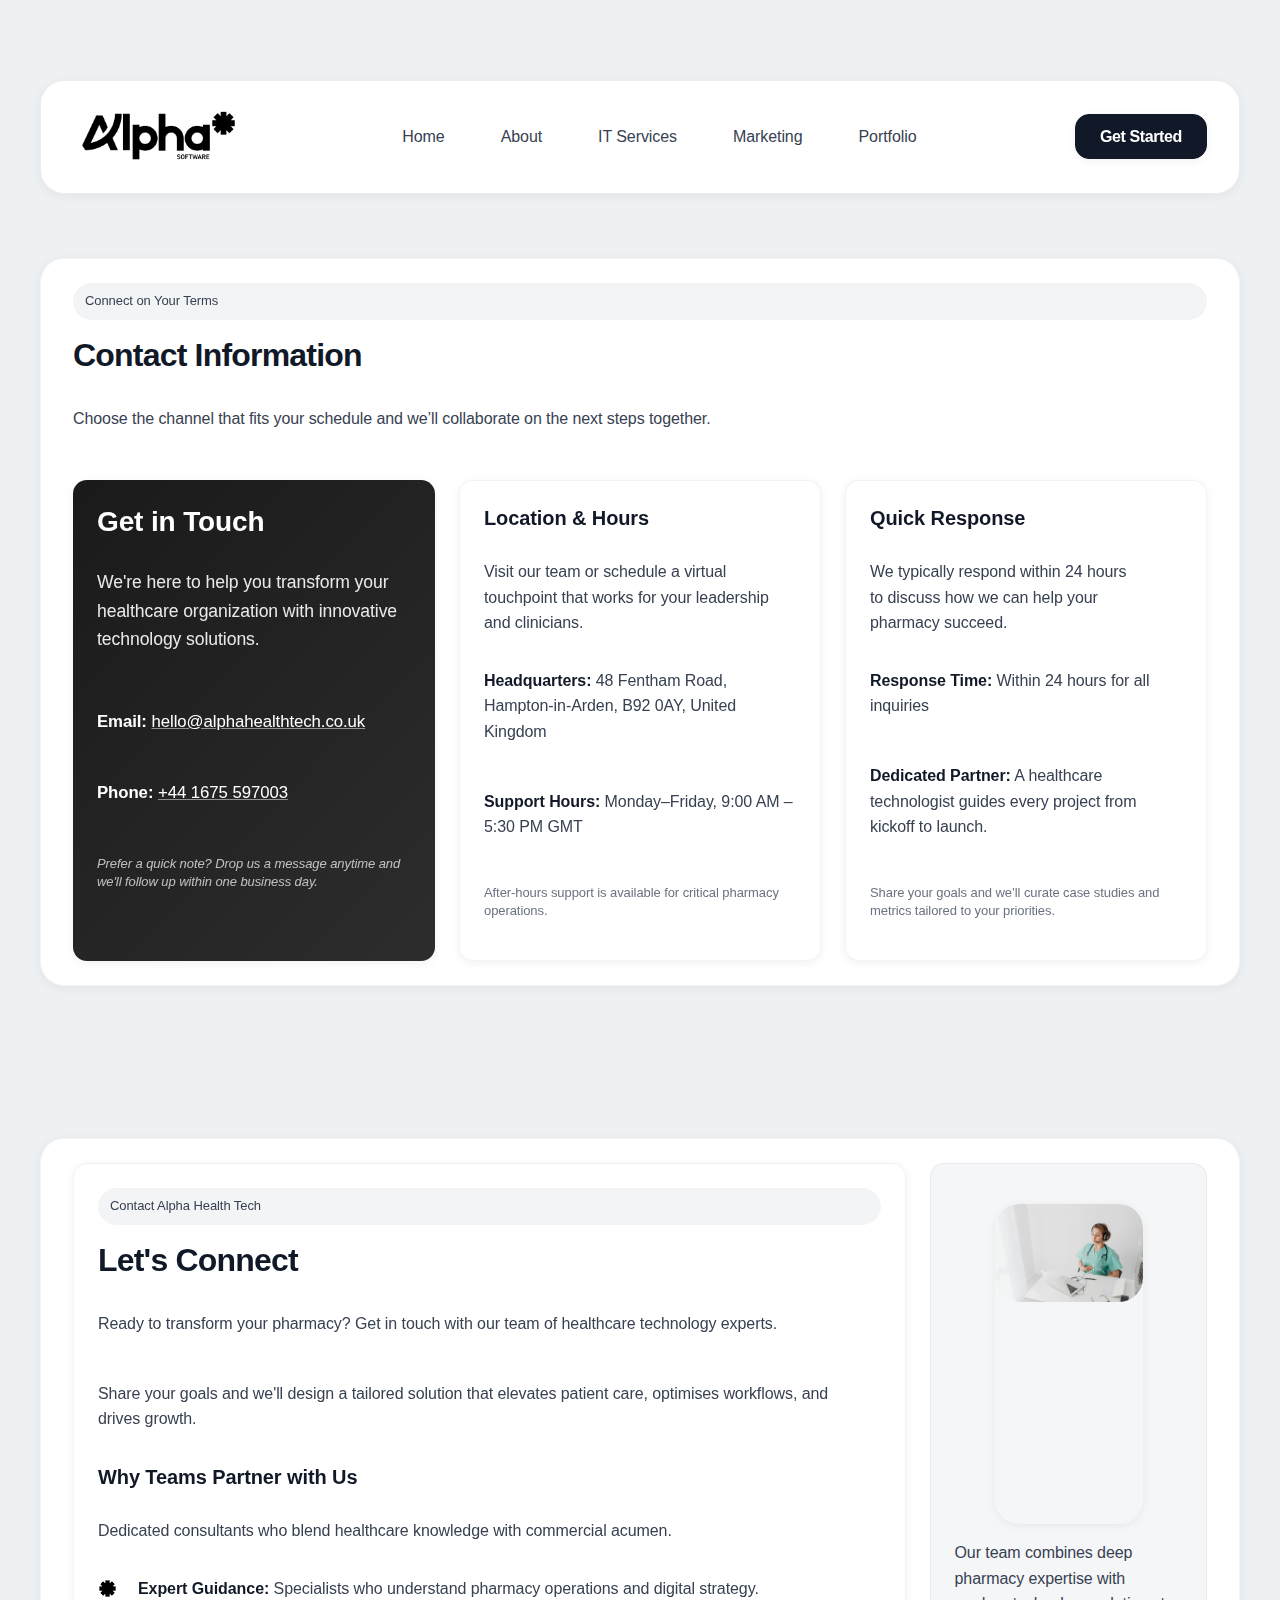
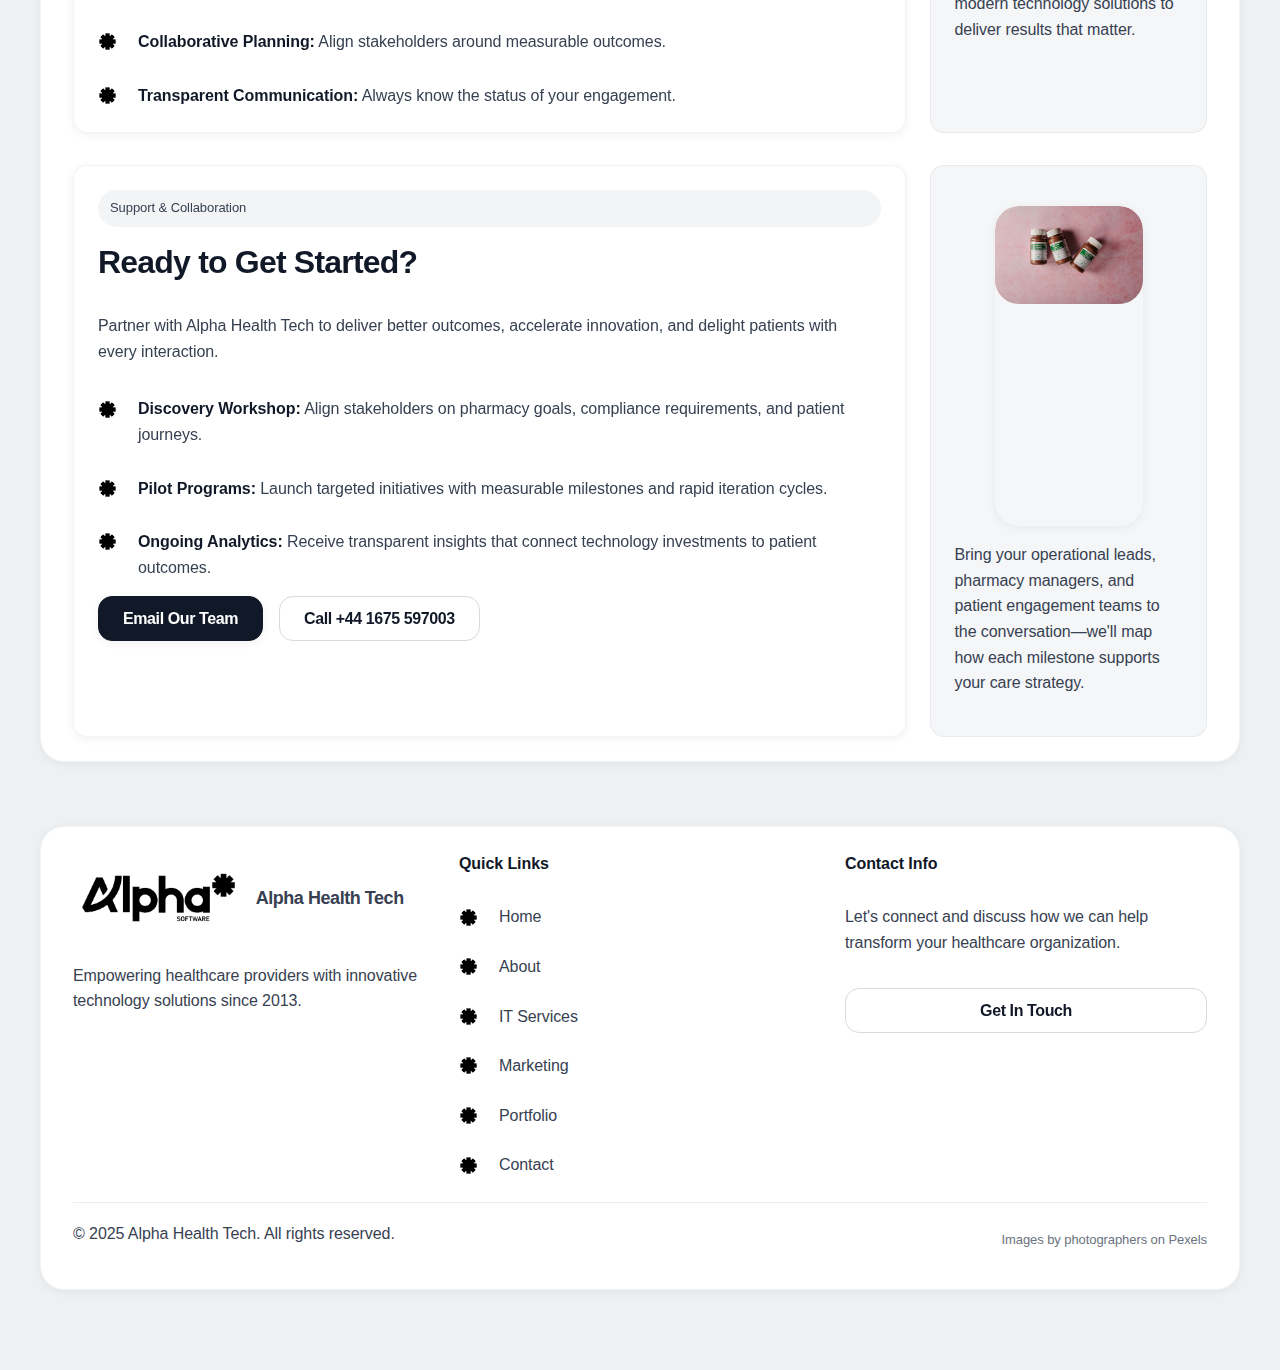
<file: contact.html>
<!DOCTYPE html>
<html lang="en">
<head>
    <meta charset="UTF-8">
    <meta name="viewport" content="width=device-width, initial-scale=1.0">
    <title>Contact Us - Alpha Health Tech</title>
    <link rel="stylesheet" href="styles.css">
    <link rel="icon" href="assets/emblem-light-background.png" type="image/png">
</head>
<body>
    <a class="skip-link" href="#main-content">Skip to main content</a>
    <div class="site-wrapper">
        <header class="site-header container">
            <div class="site-header__bar">
                <a class="site-brand" href="index.html">
                    <img src="assets/logo-light-background.png" alt="Alpha Health Tech logo" class="site-brand__mark">
                </a>
                <nav class="site-nav" id="nav-menu" aria-label="Primary">
                    <a href="index.html" class="nav-link">Home</a>
                    <a href="about.html" class="nav-link">About</a>
                    <a href="solutions.html" class="nav-link" aria-label="IT Services">IT Services</a>
                    <a href="marketing.html" class="nav-link">Marketing</a>
                    <a href="portfolio.html" class="nav-link">Portfolio</a>
                </nav>
                <div class="site-header__actions">
                    <a href="contact.html" class="btn btn-primary">Get Started</a>
                    <button type="button" class="site-nav__toggle hamburger" id="hamburger" aria-label="Toggle navigation">
                        <span></span>
                        <span></span>
                        <span></span>
                    </button>
                </div>
            </div>
        </header>

        <main class="site-main" id="main-content">
 
            <section class="section" aria-labelledby="contact-support-overview">
                <div class="container stack stack--loose">
                    <div class="stack stack--tight">
                        <span class="chip">Connect on Your Terms</span>
                        <h2 id="contact-support-overview" class="text-balance">Contact Information</h2>
                        <p class="text-pretty">Choose the channel that fits your schedule and we’ll collaborate on the next steps together.</p>
                    </div>
                    <div class="contact-info-grid">
                        <article class="card stack stack--tight" aria-labelledby="contact-details-card" style="background: linear-gradient(135deg, #1a1a1a 0%, #2d2d2d 100%); color: white; border: none;">
                            <h3 id="contact-details-card" style="color: white; font-size: 1.75rem; margin-bottom: 0.75rem;">Get in Touch</h3>
                            <p class="text-pretty" style="color: rgba(255, 255, 255, 0.9); font-size: 1.1rem; line-height: 1.6;">We're here to help you transform your healthcare organization with innovative technology solutions.</p>
                            <div class="stack stack--tight" style="margin-top: 1.5rem;">
                                <p style="color: white; font-size: 1.05rem;"><strong style="color: white;">Email:</strong> <a href="mailto:hello@alphahealthtech.co.uk" style="color: white; text-decoration: underline; text-decoration-color: rgba(255, 255, 255, 0.5);">hello@alphahealthtech.co.uk</a></p>
                                <p style="color: white; font-size: 1.05rem;"><strong style="color: white;">Phone:</strong> <a href="tel:+441675597003" style="color: white; text-decoration: underline; text-decoration-color: rgba(255, 255, 255, 0.5);">+44 1675 597003</a></p>
                                <p class="text-small" style="color: rgba(255, 255, 255, 0.7); margin-top: 1rem; font-style: italic;">Prefer a quick note? Drop us a message anytime and we'll follow up within one business day.</p>
                            </div>
                        </article>
                        <article class="card stack stack--tight" aria-labelledby="contact-hours-card">
                            <h3 id="contact-hours-card">Location & Hours</h3>
                            <p class="text-pretty">Visit our team or schedule a virtual touchpoint that works for your leadership and clinicians.</p>
                            <div class="stack stack--tight">
                                <p><strong>Headquarters:</strong> 48 Fentham Road, Hampton-in-Arden, B92 0AY, United Kingdom</p>
                                <p><strong>Support Hours:</strong> Monday–Friday, 9:00 AM – 5:30 PM GMT</p>
                                <p class="text-small text-muted">After-hours support is available for critical pharmacy operations.</p>
                            </div>
                        </article>
                        <article class="card stack stack--tight" aria-labelledby="contact-response-card">
                            <h3 id="contact-response-card">Quick Response</h3>
                            <p class="text-pretty">We typically respond within 24 hours to discuss how we can help your pharmacy succeed.</p>
                            <div class="stack stack--tight">
                                <p><strong>Response Time:</strong> Within 24 hours for all inquiries</p>
                                <p><strong>Dedicated Partner:</strong> A healthcare technologist guides every project from kickoff to launch.</p>
                                <p class="text-small text-muted">Share your goals and we’ll curate case studies and metrics tailored to your priorities.</p>
                            </div>
                        </article>
                    </div>
                </div>
            </section>
            <section class="section stack stack--loose" aria-labelledby="contact-intro">
                <div class="container stack stack--loose">
                    <div class="layout-with-rail">
                        <div class="card stack stack--loose">
                            <span class="chip">Contact Alpha Health Tech</span>
                            <h2 id="contact-intro" class="text-balance">Let's Connect</h2>
                            <p class="text-pretty">Ready to transform your pharmacy? Get in touch with our team of healthcare technology experts.</p>
                            <p class="text-pretty">Share your goals and we'll design a tailored solution that elevates patient care, optimises workflows, and drives growth.</p>
                            <h3 class="text-balance">Why Teams Partner with Us</h3>
                            <p class="text-pretty">Dedicated consultants who blend healthcare knowledge with commercial acumen.</p>
                            <ul class="stack stack--tight" role="list">
                                <li><strong>Expert Guidance:</strong> Specialists who understand pharmacy operations and digital strategy.</li>
                                <li><strong>Collaborative Planning:</strong> Align stakeholders around measurable outcomes.</li>
                                <li><strong>Transparent Communication:</strong> Always know the status of your engagement.</li>
                            </ul>
                        </div>
                        <aside class="right-rail stack stack--tight" aria-label="Contact highlights">
                            <figure class="hero__media">
                                <img src="images/hero-about.jpeg" alt="Healthcare technology consultants meeting in a modern office" loading="lazy">
                            </figure>
                            <p class="text-pretty">Our team combines deep pharmacy expertise with modern technology solutions to deliver results that matter.</p>
                        </aside>
                    </div>
                    <div class="layout-with-rail" style="flex-direction: row-reverse;">
                        <div class="card stack stack--loose">
                            <span class="chip">Support & Collaboration</span>
                            <h2 id="ready-to-get-started" class="text-balance">Ready to Get Started?</h2>
                            <p class="text-pretty">Partner with Alpha Health Tech to deliver better outcomes, accelerate innovation, and delight patients with every interaction.</p>
                            <ul class="stack stack--tight" role="list">
                                <li><strong>Discovery Workshop:</strong> Align stakeholders on pharmacy goals, compliance requirements, and patient journeys.</li>
                                <li><strong>Pilot Programs:</strong> Launch targeted initiatives with measurable milestones and rapid iteration cycles.</li>
                                <li><strong>Ongoing Analytics:</strong> Receive transparent insights that connect technology investments to patient outcomes.</li>
                            </ul>
                            <div class="cluster">
                                <a href="mailto:hello@alphahealthtech.co.uk" class="btn btn-primary" style="min-height: 44px;">Email Our Team</a>
                                <a href="tel:+441675597003" class="btn btn-secondary" style="min-height: 44px;">Call +44 1675 597003</a>
                            </div>
                        </div>
                        <aside class="right-rail stack stack--tight" aria-label="Collaboration spotlight">
                            <figure class="hero__media">
                                <img src="images/team-culture.jpeg" alt="Team collaborating on healthcare technology" loading="lazy">
                            </figure>
                            <p class="text-pretty">Bring your operational leads, pharmacy managers, and patient engagement teams to the conversation—we'll map how each milestone supports your care strategy.</p>
                        </aside>
                    </div>
                </div>
            </section>
        </main>

        <footer class="site-footer container">
            <div class="site-footer__grid">
                <div class="stack stack--tight">
                    <div class="inline items-center">
                        <img src="assets/logo-light-background.png" alt="Alpha Health Tech logo" class="site-brand__mark">
                        <span class="site-brand__text">Alpha Health Tech</span>
                    </div>
                    <p>Empowering healthcare providers with innovative technology solutions since 2013.</p>
                </div>
                <div class="stack stack--tight">
                    <h4>Quick Links</h4>
                    <ul class="site-footer__link-list">
                        <li><a href="index.html">Home</a></li>
                        <li><a href="about.html">About</a></li>
                        <li><a href="solutions.html">IT Services</a></li>
                        <li><a href="marketing.html">Marketing</a></li>
                        <li><a href="portfolio.html">Portfolio</a></li>
                        <li><a href="contact.html">Contact</a></li>
                    </ul>
                </div>
                <div class="stack stack--tight">
                    <h4>Contact Info</h4>
                    <p>Let's connect and discuss how we can help transform your healthcare organization.</p>
                    <a href="contact.html" class="btn btn-secondary">Get In Touch</a>
                </div>
            </div>
            <div class="site-footer__bottom">
                <p>&copy; 2025 Alpha Health Tech. All rights reserved.</p>
                <p class="text-small image-credits">Images by photographers on <a href="https://www.pexels.com" target="_blank" rel="noopener">Pexels</a></p>
            </div>
        </footer>
    </div>

    <script src="script.js"></script>
</body>
</html>
</file>
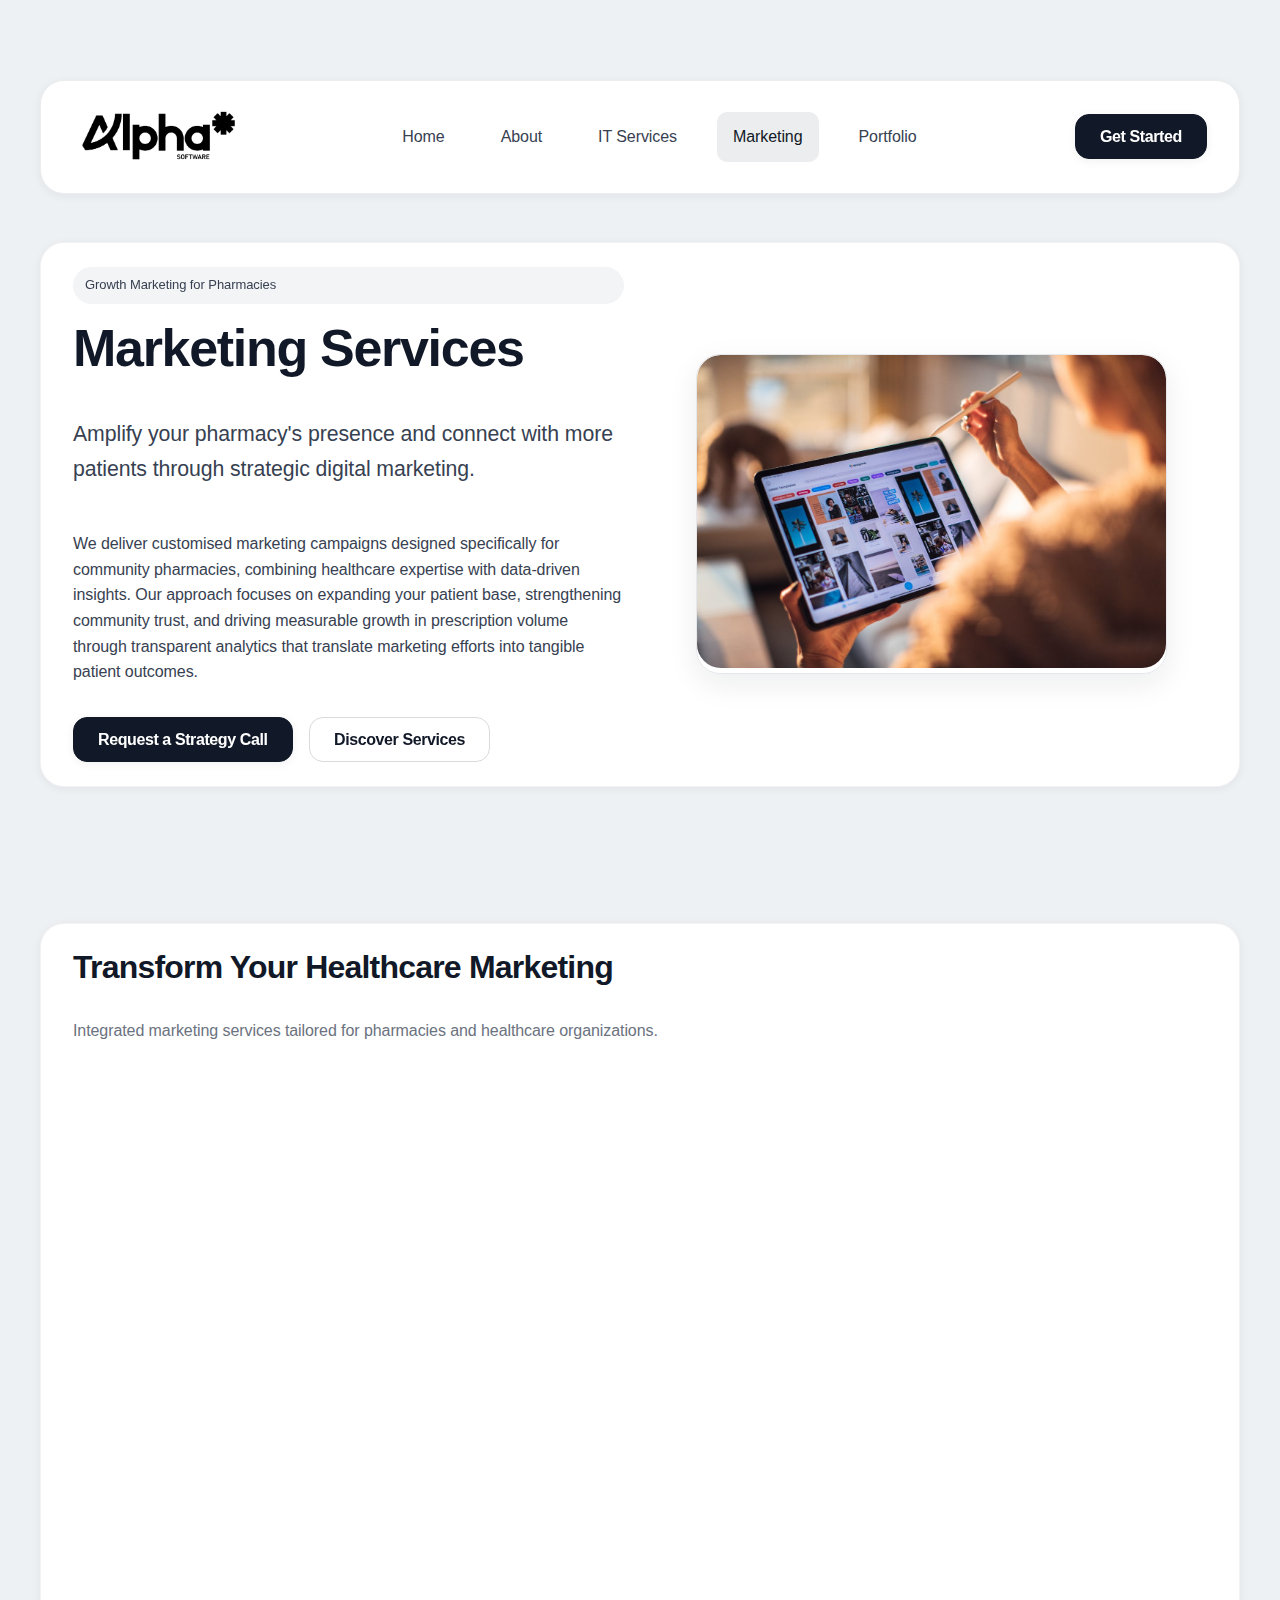
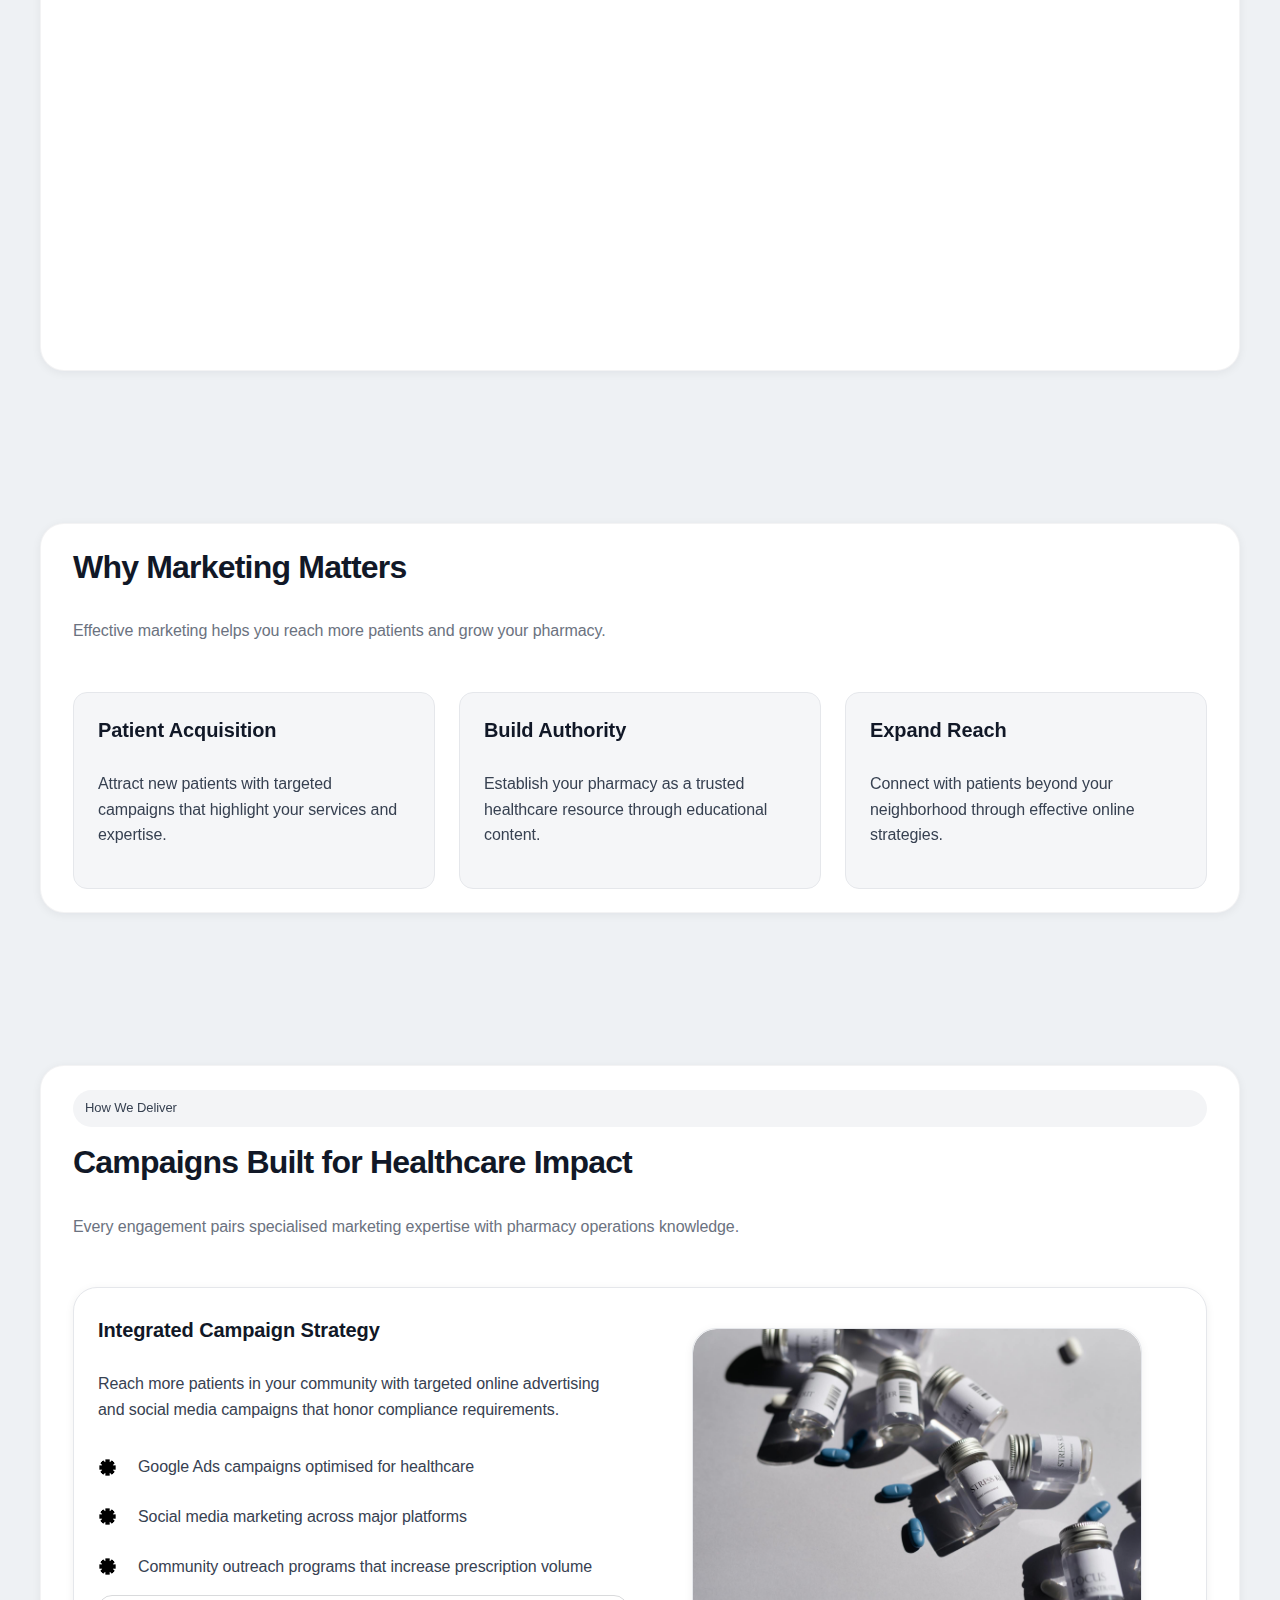
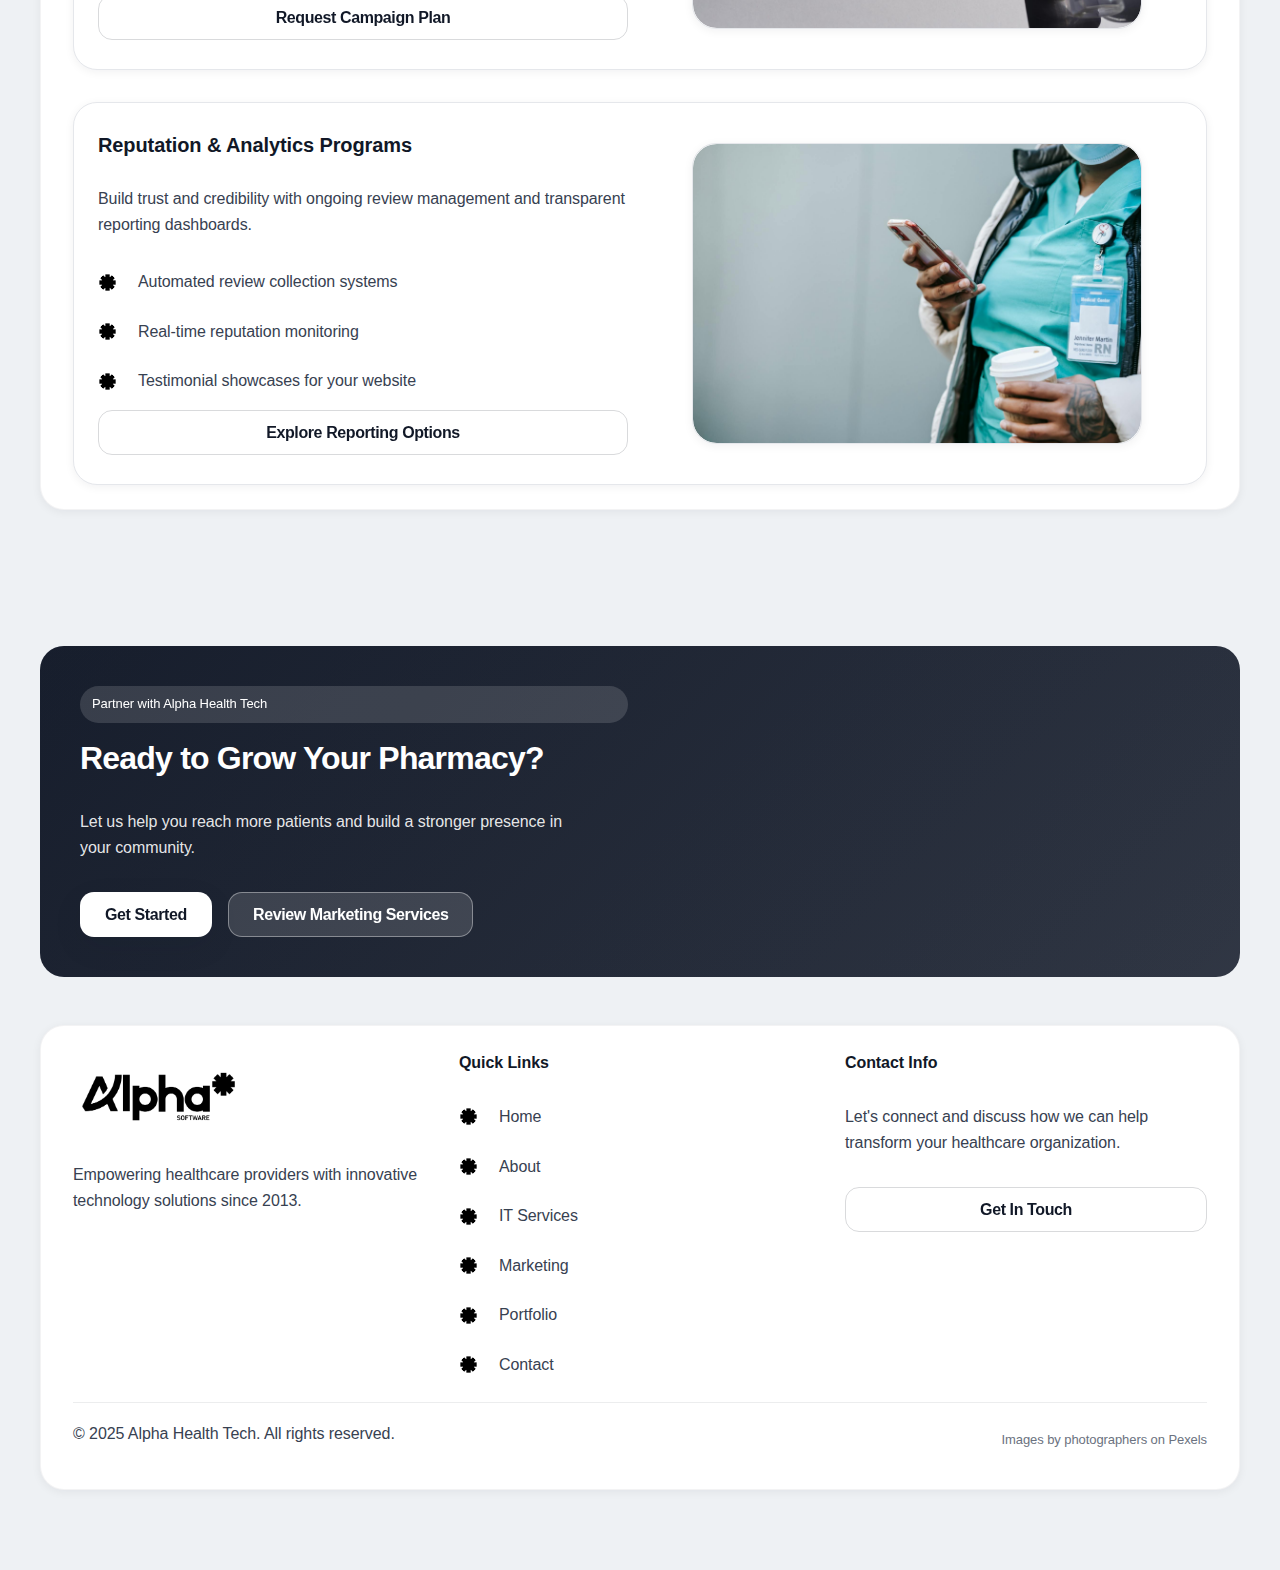
<file: marketing.html>
<!DOCTYPE html>
<html lang="en">
<head>
    <meta charset="UTF-8">
    <meta name="viewport" content="width=device-width, initial-scale=1.0">
    <title>Marketing Services - Alpha Health Tech</title>

    <!-- Open Graph / Social Media Meta Tags -->
    <meta property="og:type" content="website">
    <meta property="og:url" content="https://alphahealthtech.co.uk/marketing.html">
    <meta property="og:title" content="Marketing Services - Alpha Health Tech">
    <meta property="og:description" content="Healthcare-focused digital marketing strategies including SEO, social media management, content marketing, and online advertising for pharmacies.">
    <meta property="og:image" content="https://alphahealthtech.co.uk/assets/logo-light-background.png">

    <!-- Twitter Card Meta Tags -->
    <meta name="twitter:card" content="summary_large_image">
    <meta name="twitter:url" content="https://alphahealthtech.co.uk/marketing.html">
    <meta name="twitter:title" content="Marketing Services - Alpha Health Tech">
    <meta name="twitter:description" content="Healthcare-focused digital marketing strategies including SEO, social media management, content marketing, and online advertising for pharmacies.">
    <meta name="twitter:image" content="https://alphahealthtech.co.uk/assets/logo-light-background.png">

    <link rel="stylesheet" href="styles.css">
    <style>
        .marketing-card {
            border-color: var(--lines);
            display: flex;
            flex-direction: column;
            gap: var(--space-4);
            transition: transform var(--transition-base), box-shadow var(--transition-base), border-color var(--transition-base);
        }

        .marketing-card:focus-within,
        .marketing-card:hover {
            transform: translateY(-4px);
            box-shadow: var(--shadow-2);
            border-color: rgba(17, 24, 39, 0.16);
        }

        .benefit-card {
            border-color: var(--lines);
            display: flex;
            flex-direction: column;
            gap: var(--space-3);
            transition: transform var(--transition-base), box-shadow var(--transition-base), border-color var(--transition-base);
        }

        .benefit-card:focus-within,
        .benefit-card:hover {
            transform: translateY(-4px);
            box-shadow: var(--shadow-2);
            border-color: rgba(17, 24, 39, 0.16);
        }

        .icon-pill {
            width: 1.5rem;
            height: 1.5rem;
            border-radius: var(--radius-sm);
            display: inline-flex;
            align-items: center;
            justify-content: center;
            background: var(--bg-subtle);
            border: var(--border-width) solid rgba(17, 24, 39, 0.12);
            font-size: 0.95rem;
        }

        .feature-list {
            display: flex;
            flex-direction: column;
            gap: var(--space-2);
            margin: 0;
            padding: 0;
            list-style: none;
        }

        .feature-list li {
            display: flex;
            align-items: flex-start;
            gap: var(--space-2);
        }

        .hero__media-card {
            border-radius: var(--radius-lg);
            overflow: hidden;
            border: var(--border-width) solid var(--lines);
            box-shadow: var(--shadow-2);
        }

        .service-highlight {
            background: var(--bg-surface);
            border-radius: var(--radius-lg);
            border: var(--border-width) solid var(--lines);
            box-shadow: var(--shadow-1);
            padding: var(--space-4);
            display: grid;
            gap: var(--space-4);
            transition: transform var(--transition-base), box-shadow var(--transition-base), border-color var(--transition-base);
        }

        .service-highlight:focus-within,
        .service-highlight:hover {
            transform: translateY(-4px);
            box-shadow: var(--shadow-2);
            border-color: rgba(17, 24, 39, 0.16);
        }

        .service-highlight__content {
            display: flex;
            flex-direction: column;
            gap: var(--space-3);
        }

        .service-highlight__media {
            border-radius: var(--radius-lg);
            overflow: hidden;
            border: var(--border-width) solid var(--lines);
            box-shadow: var(--shadow-1);
        }

        @media (min-width: 64rem) {
            .service-highlight {
                grid-template-columns: minmax(0, 1fr) minmax(0, 1fr);
                align-items: center;
            }

            .service-highlight--reverse .service-highlight__media {
                order: 2;
            }

            .service-highlight--reverse .service-highlight__content {
                order: 1;
            }
        }
    </style>
    <link rel="icon" href="assets/emblem-light-background.png" type="image/png">
</head>
<body>
    <a class="skip-link" href="#main-content">Skip to main content</a>
    <div class="site-wrapper">
        <header class="site-header container">
            <div class="site-header__bar">
                <a class="site-brand" href="index.html">
                    <img src="assets/logo-light-background.png" alt="Alpha Health Tech logo" class="site-brand__mark">
                </a>
                <nav class="site-nav" id="nav-menu" aria-label="Primary">
                    <a href="index.html" class="nav-link">Home</a>
                    <a href="about.html" class="nav-link">About</a>
                    <a href="solutions.html" class="nav-link" aria-label="IT Services">IT Services</a>
                    <a href="marketing.html" class="nav-link active">Marketing</a>
                    <a href="portfolio.html" class="nav-link">Portfolio</a>
                </nav>
                <div class="site-header__actions">
                    <a href="contact.html" class="btn btn-primary">Get Started</a>
                    <button type="button" class="site-nav__toggle hamburger" id="hamburger" aria-label="Toggle navigation">
                        <span></span>
                        <span></span>
                        <span></span>
                    </button>
                </div>
            </div>
        </header>

        <main class="site-main" id="main-content">
            <section class="section section--tight">
                <div class="container">
                    <div class="hero">
                        <div class="hero__content stack stack--loose">
                            <span class="chip">Growth Marketing for Pharmacies</span>
                            <h1 class="text-balance">Marketing Services</h1>
                            <p class="lead text-pretty">Amplify your pharmacy's presence and connect with more patients through strategic digital marketing.</p>
                            <p class="text-pretty">We deliver customised marketing campaigns designed specifically for community pharmacies, combining healthcare expertise with data-driven insights. Our approach focuses on expanding your patient base, strengthening community trust, and driving measurable growth in prescription volume through transparent analytics that translate marketing efforts into tangible patient outcomes.</p>
                            <div class="hero__actions">
                                <a href="contact.html" class="btn btn-primary">Request a Strategy Call</a>
                                <a href="#offerings" class="btn btn-secondary">Discover Services</a>
                            </div>
                        </div>
                        <figure class="hero__media hero__media-card">
                            <img src="images/hero-marketing.jpeg" alt="Scientist using microscope" loading="lazy">
                        </figure>
                    </div>
                </div>
            </section>

            <section class="section" id="offerings">
                <div class="container">
                    <div class="stack stack--loose">
                        <div class="stack stack--tight">
                            <h2 class="text-balance">Transform Your Healthcare Marketing</h2>
                            <p class="text-muted text-pretty">Integrated marketing services tailored for pharmacies and healthcare organizations.</p>
                        </div>
                        <div class="marketing-grid">
                            <article class="card marketing-card">
                                <div class="media-card__media rounded-lg border shadow-1">
                                    <img src="images/digital-marketing.jpeg" alt="Medicine bottles organized" loading="lazy">
                                </div>
                                <div class="stack stack--tight">
                                    <h3 class="text-balance">Digital Marketing</h3>
                                    <p>Reach more patients in your community with targeted online advertising and social media campaigns. We create customised strategies that drive foot traffic and increase prescription volume.</p>
                                </div>
                                <ul class="feature-list" role="list">
                                    <li>Google Ads campaigns optimised for healthcare</li>
                                    <li>Social media marketing across major platforms</li>
                                    <li>Local SEO optimization</li>
                                    <li>Community outreach programs</li>
                                </ul>
                                <a href="contact.html" class="btn btn-primary">Get Started</a>
                            </article>
                            <article class="card marketing-card">
                                <div class="media-card__media rounded-lg border shadow-1">
                                    <img src="images/content-marketing.jpeg" alt="Modern dental/medical equipment" loading="lazy">
                                </div>
                                <div class="stack stack--tight">
                                    <h3 class="text-balance">Content Marketing</h3>
                                    <p>Establish your pharmacy as a trusted source of health information with engaging blog posts, articles, and videos. Build authority and educate your patients on important health topics.</p>
                                </div>
                                <ul class="feature-list" role="list">
                                    <li>Professional health blog content</li>
                                    <li>Educational video production</li>
                                    <li>Patient newsletters</li>
                                    <li>Medication guides and resources</li>
                                </ul>
                                <a href="contact.html" class="btn btn-primary">Get Started</a>
                            </article>
                            <article class="card marketing-card">
                                <div class="media-card__media rounded-lg border shadow-1">
                                    <img src="images/pharmacy-mgmt.jpeg" alt="SEO optimization" loading="lazy">
                                </div>
                                <div class="stack stack--tight">
                                    <h3 class="text-balance">SEO & Local Search</h3>
                                    <p>Improve your search engine ranking and make it easier for patients to find you online. Our healthcare-focused SEO strategies ensure you appear when patients search for pharmacy services.</p>
                                </div>
                                <ul class="feature-list" role="list">
                                    <li>Local search optimization</li>
                                    <li>Healthcare keyword research and targeting</li>
                                    <li>Google My Business setup and optimization</li>
                                    <li>Review management and generation</li>
                                </ul>
                                <a href="contact.html" class="btn btn-primary">Get Started</a>
                            </article>
                            <article class="card marketing-card">
                                <div class="media-card__media rounded-lg border shadow-1">
                                    <img src="images/patient-engagement.jpeg" alt="Reputation management" loading="lazy">
                                </div>
                                <div class="stack stack--tight">
                                    <h3 class="text-balance">Reputation Management</h3>
                                    <p>Build trust and credibility with positive patient reviews and testimonials. We help you manage your online reputation and showcase your pharmacy's excellent patient care.</p>
                                </div>
                                <ul class="feature-list" role="list">
                                    <li>Automated review collection systems</li>
                                    <li>Real-time reputation monitoring</li>
                                    <li>Testimonial showcases for your website</li>
                                    <li>Crisis management and response strategies</li>
                                </ul>
                                <a href="contact.html" class="btn btn-primary">Get Started</a>
                            </article>
                        </div>
                    </div>
                </div>
            </section>

            <section class="section">
                <div class="container">
                    <div class="stack stack--loose">
                        <div class="stack stack--tight">
                            <h2>Why Marketing Matters</h2>
                            <p class="text-muted text-pretty">Effective marketing helps you reach more patients and grow your pharmacy.</p>
                        </div>
                        <div class="benefits-grid">
                            <article class="card card--subtle benefit-card stack stack--tight">
                                <h3 class="text-balance">Patient Acquisition</h3>
                                <p>Attract new patients with targeted campaigns that highlight your services and expertise.</p>
                            </article>
                            <article class="card card--subtle benefit-card stack stack--tight">
                                <h3 class="text-balance">Build Authority</h3>
                                <p>Establish your pharmacy as a trusted healthcare resource through educational content.</p>
                            </article>
                            <article class="card card--subtle benefit-card stack stack--tight">
                                <h3 class="text-balance">Expand Reach</h3>
                                <p>Connect with patients beyond your neighborhood through effective online strategies.</p>
                            </article>
                        </div>
                    </div>
                </div>
            </section>

            <section class="section">
                <div class="container">
                    <div class="stack stack--loose">
                        <div class="stack stack--tight">
                            <span class="chip">How We Deliver</span>
                            <h2 class="text-balance">Campaigns Built for Healthcare Impact</h2>
                            <p class="text-muted text-pretty">Every engagement pairs specialised marketing expertise with pharmacy operations knowledge.</p>
                        </div>
                        <div class="stack stack--loose">
                            <article class="service-highlight">
                                <div class="service-highlight__content">
                                    <div class="stack stack--tight">
                                        <h3 class="text-balance">Integrated Campaign Strategy</h3>
                                        <p>Reach more patients in your community with targeted online advertising and social media campaigns that honor compliance requirements.</p>
                                    </div>
                                    <ul class="feature-list" role="list">
                                        <li>Google Ads campaigns optimised for healthcare</li>
                                        <li>Social media marketing across major platforms</li>
                                        <li>Community outreach programs that increase prescription volume</li>
                                    </ul>
                                    <a href="contact.html" class="btn btn-secondary">Request Campaign Plan</a>
                                </div>
                                <figure class="service-highlight__media">
                                    <img src="images/digital-marketing.jpeg" alt="Marketing strategist optimising digital campaign" loading="lazy">
                                </figure>
                            </article>
                            <article class="service-highlight service-highlight--reverse">
                                <div class="service-highlight__content">
                                    <div class="stack stack--tight">
                                        <h3 class="text-balance">Reputation & Analytics Programs</h3>
                                        <p>Build trust and credibility with ongoing review management and transparent reporting dashboards.</p>
                                    </div>
                                    <ul class="feature-list" role="list">
                                        <li>Automated review collection systems</li>
                                        <li>Real-time reputation monitoring</li>
                                        <li>Testimonial showcases for your website</li>
                                    </ul>
                                    <a href="contact.html" class="btn btn-secondary">Explore Reporting Options</a>
                                </div>
                                <figure class="service-highlight__media">
                                    <img src="images/patient-engagement.jpeg" alt="Pharmacist supporting patient engagement online" loading="lazy">
                                </figure>
                            </article>
                        </div>
                    </div>
                </div>
            </section>

            <section class="section section--tight section--cta">
                <div class="container container--cta">
                    <div class="cta">
                        <div class="cta__content">
                            <span class="chip">Partner with Alpha Health Tech</span>
                            <h2 class="text-balance">Ready to Grow Your Pharmacy?</h2>
                            <p class="text-pretty">Let us help you reach more patients and build a stronger presence in your community.</p>
                            <div class="cluster">
                                <a href="contact.html" class="btn btn-primary">Get Started</a>
                                <a href="#offerings" class="btn btn-secondary">Review Marketing Services</a>
                            </div>
                        </div>
                        <div class="cta__media">
                            <img src="images/cta-home.jpeg" alt="Healthcare team collaboration" loading="lazy">
                        </div>
                    </div>
                </div>
            </section>
        </main>

        <footer class="site-footer container">
            <div class="site-footer__grid">
                <div class="stack stack--tight">
                    <div class="inline items-center">
                        <img src="assets/logo-light-background.png" alt="Alpha Health Tech logo" class="site-brand__mark">
                        
                    </div>
                    <p>Empowering healthcare providers with innovative technology solutions since 2013.</p>
                </div>
                <div class="stack stack--tight">
                    <h4>Quick Links</h4>
                    <ul class="site-footer__link-list">
                        <li><a href="index.html">Home</a></li>
                        <li><a href="about.html">About</a></li>
                        <li><a href="solutions.html">IT Services</a></li>
                        <li><a href="marketing.html">Marketing</a></li>
                        <li><a href="portfolio.html">Portfolio</a></li>
                        <li><a href="contact.html">Contact</a></li>
                    </ul>
                </div>
                <div class="stack stack--tight">
                    <h4>Contact Info</h4>
                    <p>Let's connect and discuss how we can help transform your healthcare organization.</p>
                    <a href="contact.html" class="btn btn-secondary">Get In Touch</a>
                </div>
            </div>
            <div class="site-footer__bottom">
                <p>&copy; 2025 Alpha Health Tech. All rights reserved.</p>
                <p class="text-small image-credits">Images by photographers on <a href="https://www.pexels.com" target="_blank" rel="noopener">Pexels</a></p>
            </div>
        </footer>
    </div>

    <script src="script.js"></script>
</body>
</html>
</file>
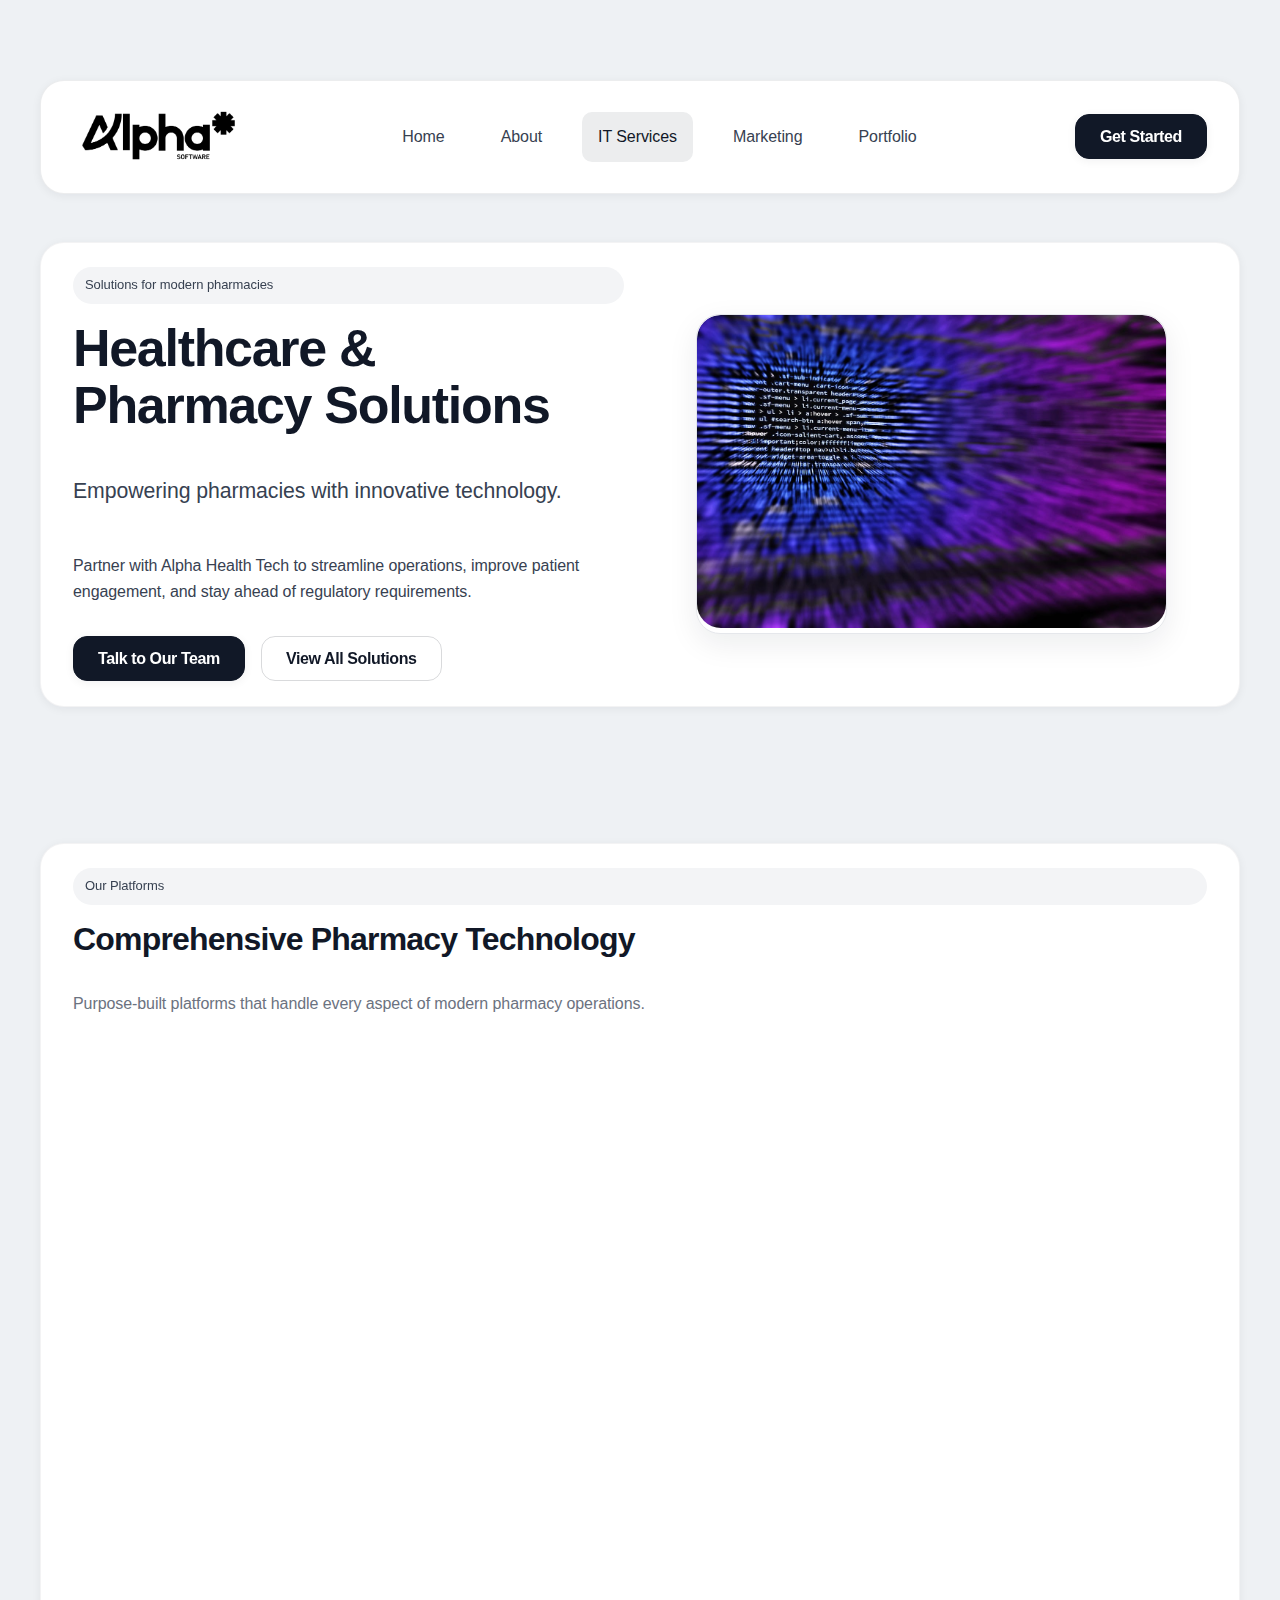
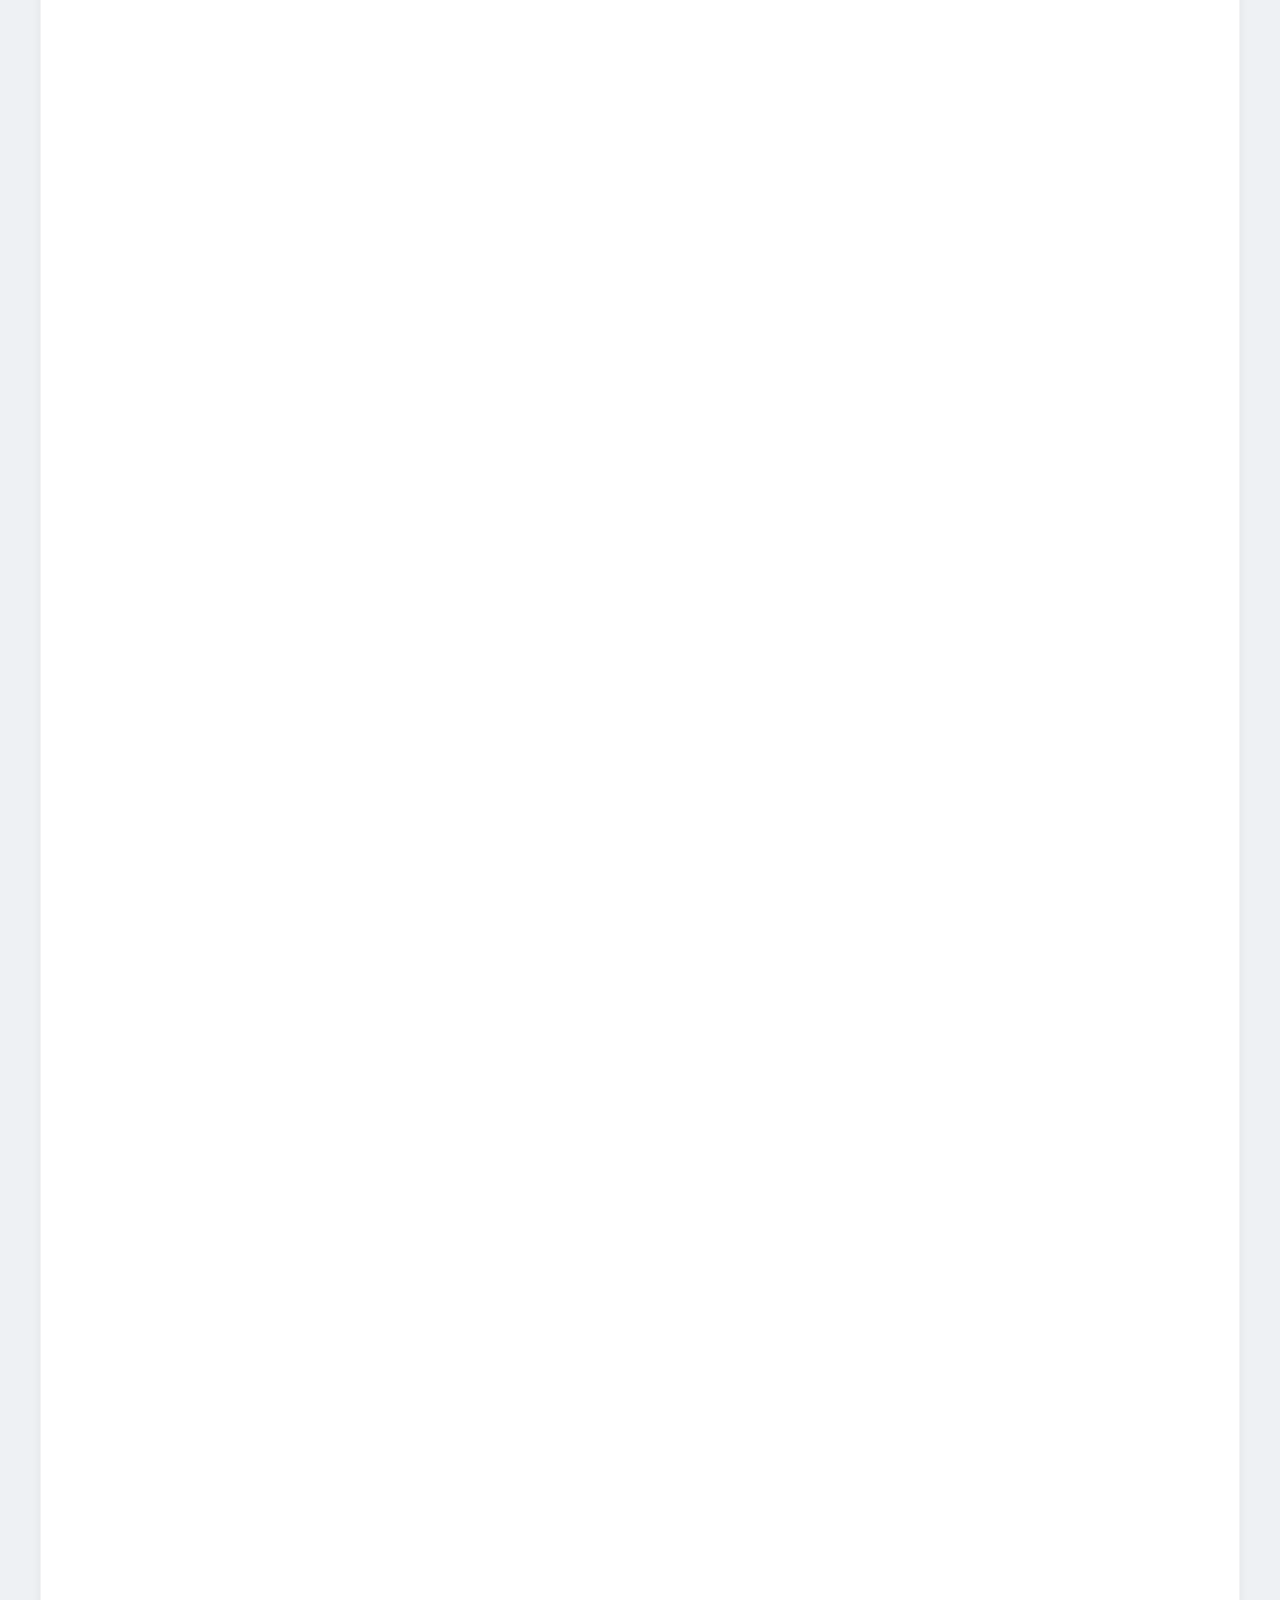
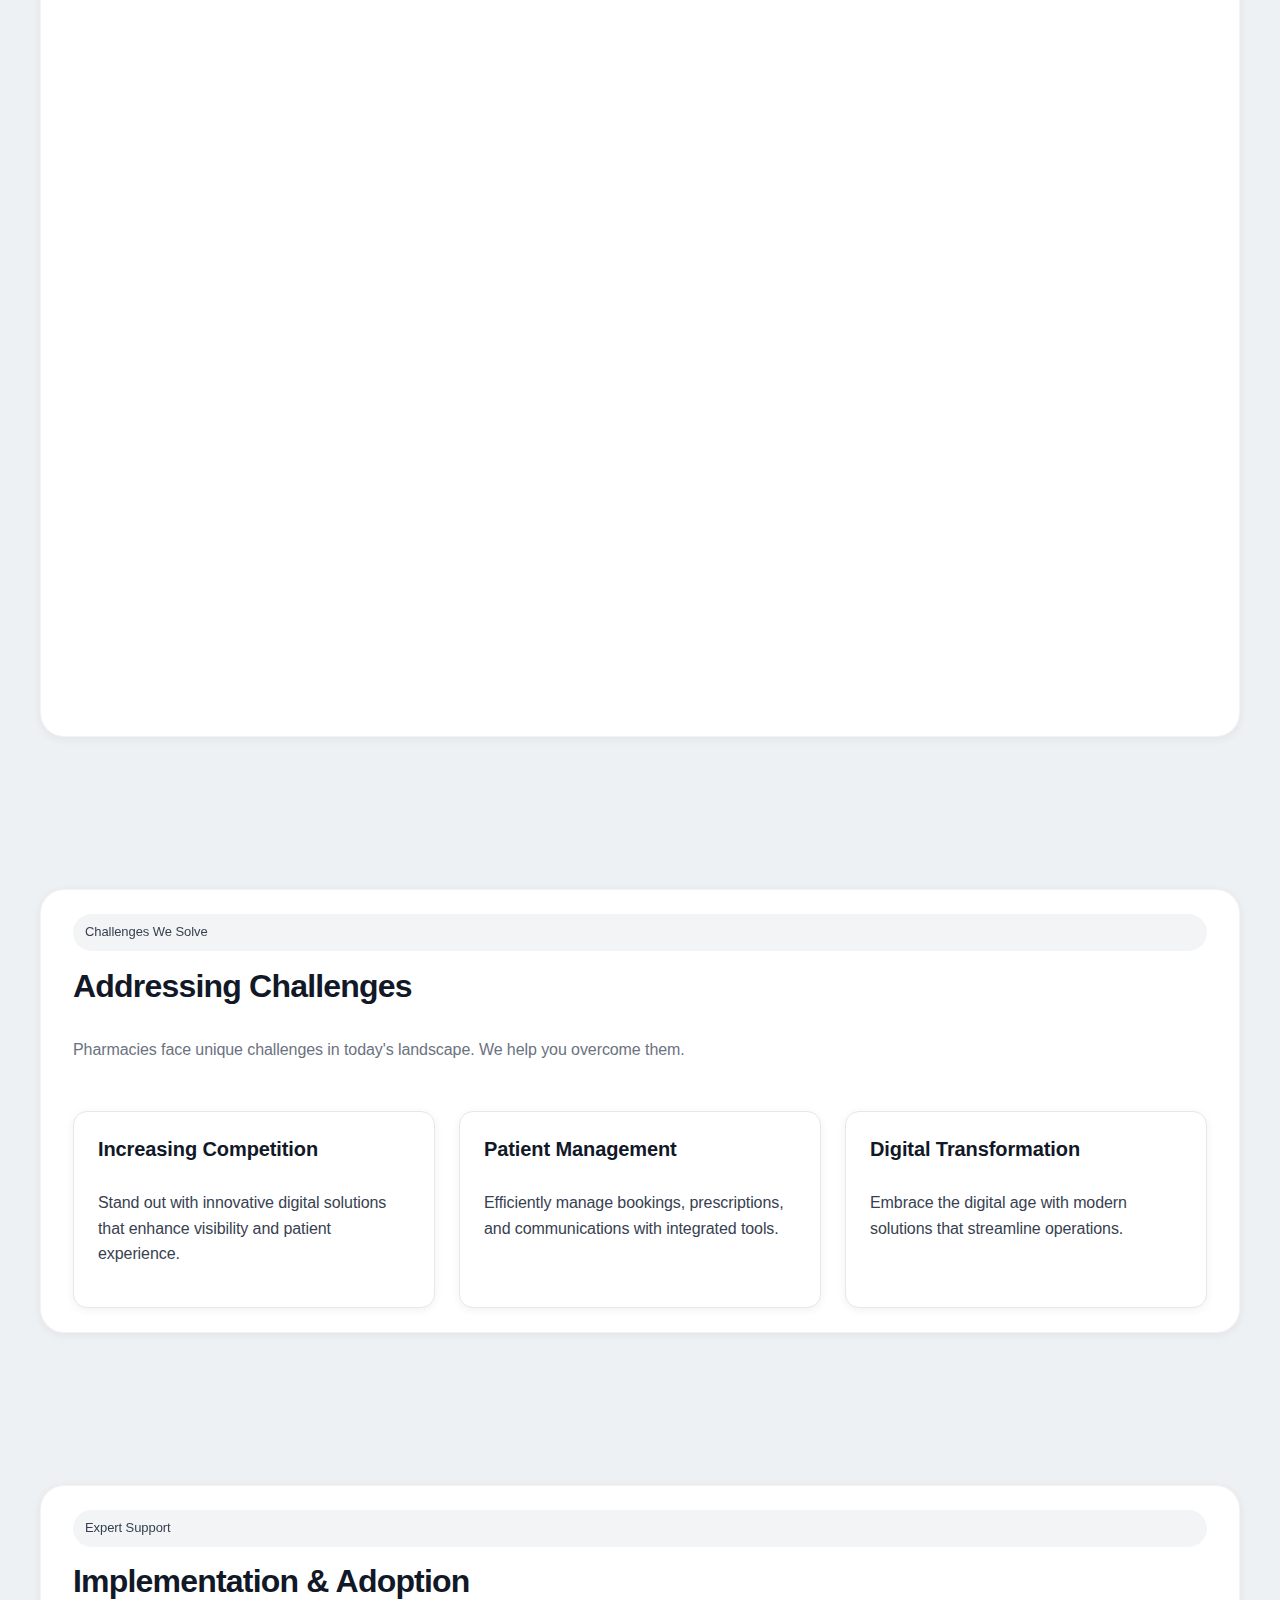
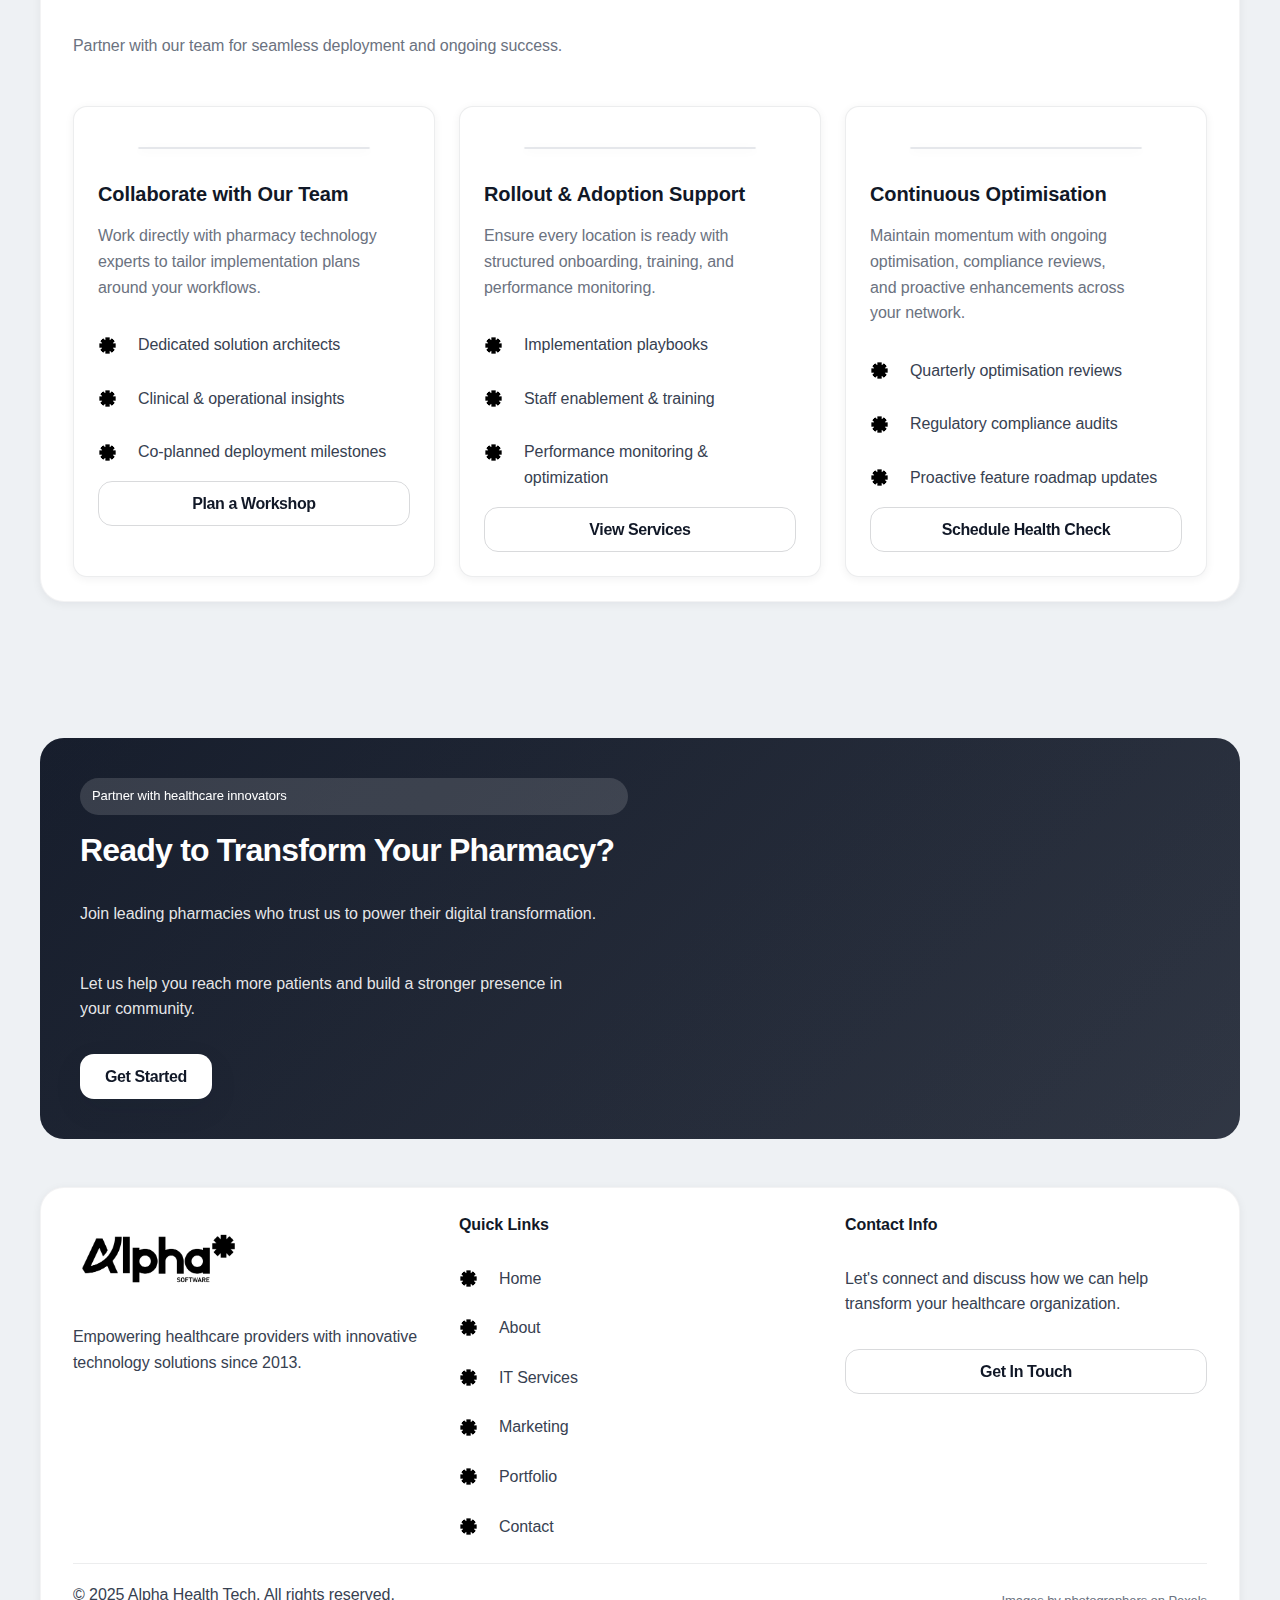
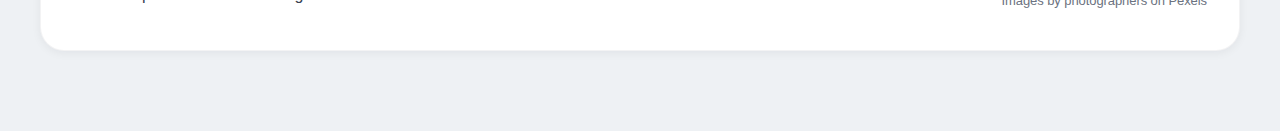
<file: solutions.html>
<!DOCTYPE html>
<html lang="en">
<head>
    <meta charset="UTF-8">
    <meta name="viewport" content="width=device-width, initial-scale=1.0">
    <title>Solutions - Alpha Health Tech</title>
    <link rel="stylesheet" href="styles.css">
    <style>
        .solution-card {
            background: var(--bg-surface);
            border: var(--border-width) solid rgba(17, 24, 39, 0.08);
            border-radius: var(--radius-lg);
            box-shadow: var(--shadow-1);
            padding: var(--space-4);
            transition: transform var(--transition-base), box-shadow var(--transition-base);
            display: flex;
            flex-direction: column;
            gap: var(--space-4);
        }

        .solution-card:hover,
        .solution-card:focus-within {
            transform: translateY(-4px);
            box-shadow: var(--shadow-2);
        }

        .solution-card__inner {
            display: grid;
            gap: var(--space-4);
        }

        .solution-card__media {
            border-radius: var(--radius-lg);
            overflow: hidden;
            border: var(--border-width) solid var(--lines);
            box-shadow: var(--shadow-1);
        }

        .solution-card__media img {
            width: 100%;
            height: 100%;
            object-fit: cover;
        }

        .solution-card__content {
            display: flex;
            flex-direction: column;
            gap: var(--space-3);
        }

        .solution-card__icon,
        .challenge-card__icon,
        .rail-card__icon {
            width: 1.5rem;
            height: 1.5rem;
        }

        @media (min-width: 64rem) {
            .solution-card__inner {
                grid-template-columns: minmax(0, 1fr) minmax(0, 1fr);
                align-items: center;
            }

            .solution-card--reverse .solution-card__media {
                order: 2;
            }

            .solution-card--reverse .solution-card__content {
                order: 1;
            }
        }

        .challenge-card {
            background: var(--bg-surface);
            border-radius: var(--radius-md);
            border: var(--border-width) solid var(--lines);
            box-shadow: var(--shadow-1);
            padding: var(--space-4);
            display: flex;
            flex-direction: column;
            gap: var(--space-3);
            transition: transform var(--transition-base), box-shadow var(--transition-base);
        }

        .challenge-card:hover,
        .challenge-card:focus-within {
            transform: translateY(-3px);
            box-shadow: var(--shadow-2);
        }

        .solutions-rail {
            display: flex;
            flex-direction: column;
            gap: var(--space-4);
        }

        .rail-card {
            background: var(--bg-surface);
            border-radius: var(--radius-md);
            border: var(--border-width) solid rgba(17, 24, 39, 0.08);
            box-shadow: var(--shadow-1);
            padding: var(--space-4);
            display: flex;
            flex-direction: column;
            gap: var(--space-3);
        }

        .rail-card__media {
            border-radius: var(--radius-lg);
            overflow: hidden;
            border: var(--border-width) solid var(--lines);
            box-shadow: var(--shadow-1);
        }

        .rail-card__media img {
            width: 100%;
            height: 100%;
            object-fit: cover;
        }
    </style>
    <link rel="icon" href="assets/emblem-light-background.png" type="image/png">
</head>
<body>
    <a class="skip-link" href="#main-content">Skip to main content</a>
    <div class="site-wrapper">
        <header class="site-header container">
            <div class="site-header__bar">
                <a class="site-brand" href="index.html">
                    <img src="assets/logo-light-background.png" alt="Alpha Health Tech logo" class="site-brand__mark">
                </a>
                <nav class="site-nav" id="nav-menu" aria-label="Primary">
                    <a href="index.html" class="nav-link">Home</a>
                    <a href="about.html" class="nav-link">About</a>
                    <a href="solutions.html" class="nav-link active" aria-label="IT Services">IT Services</a>
                    <a href="marketing.html" class="nav-link">Marketing</a>
                    <a href="portfolio.html" class="nav-link">Portfolio</a>
                </nav>
                <div class="site-header__actions">
                    <a href="contact.html" class="btn btn-primary">Get Started</a>
                    <button type="button" class="site-nav__toggle hamburger" id="hamburger" aria-label="Toggle navigation">
                        <span></span>
                        <span></span>
                        <span></span>
                    </button>
                </div>
            </div>
        </header>

        <main class="site-main" id="main-content">
            <section class="section section--tight">
                <div class="container">
                    <div class="hero">
                        <div class="hero__content">
                            <span class="chip">Solutions for modern pharmacies</span>
                            <h1 class="text-balance">Healthcare &amp; Pharmacy Solutions</h1>
                            <p class="lead text-pretty">Empowering pharmacies with innovative technology.</p>
                            <p class="text-pretty">Partner with Alpha Health Tech to streamline operations, improve patient engagement, and stay ahead of regulatory requirements.</p>
                            <div class="hero__actions">
                                <a href="contact.html" class="btn btn-primary">Talk to Our Team</a>
                                <a href="#solutions" class="btn btn-secondary">View All Solutions</a>
                            </div>
                        </div>
                        <figure class="hero__media border bg-surface shadow-2">
                            <img src="images/hero-solutions.jpeg" alt="Woman in lab coat in modern setting" loading="lazy">
                        </figure>
                    </div>
                </div>
            </section>

            <section class="section" id="solutions">
                <div class="container">
                    <div class="stack stack--loose">
                        <div class="stack stack--tight">
                            <span class="chip">Our Platforms</span>
                            <h2 class="text-balance">Comprehensive Pharmacy Technology</h2>
                            <p class="text-muted text-pretty">Purpose-built platforms that handle every aspect of modern pharmacy operations.</p>
                        </div>
                        <div class="stack stack--loose">
                                <article class="solution-card">
                                    <div class="solution-card__inner">
                                        <figure class="solution-card__media">
                                            <img src="images/pharmacy-mgmt.jpeg" alt="Medicine bottles and pills" loading="lazy">
                                        </figure>
                                        <div class="solution-card__content">
                                            <div class="stack stack--tight">
                                                <h3>Pharmacy Management</h3>
                                                <p>Comprehensive solutions that handle everything from prescription processing to inventory control. Designed to improve accuracy and enhance efficiency.</p>
                                            </div>
                                            <ul class="stack stack--tight" role="list">
                                                <li>Prescription processing and management</li>
                                                <li>Inventory tracking and automated reordering</li>
                                                <li>Patient profile management</li>
                                                <li>Drug interaction checking</li>
                                                <li>Reporting and analytics</li>
                                            </ul>
                                            <a href="contact.html" class="btn btn-primary">Learn More</a>
                                        </div>
                                    </div>
                                </article>

                                <article class="solution-card solution-card--reverse">
                                    <div class="solution-card__inner">
                                        <figure class="solution-card__media">
                                            <img src="images/telepharmacy.jpeg" alt="Healthcare professional using phone" loading="lazy">
                                        </figure>
                                        <div class="solution-card__content">
                                            <div class="stack stack--tight">
                                                <h3>Telepharmacy</h3>
                                                <p>Connect with patients remotely through secure platforms. Provide consultations, prescription services, and counseling from anywhere.</p>
                                            </div>
                                            <ul class="stack stack--tight" role="list">
                                                <li>Secure video consultations</li>
                                                <li>Remote prescription services</li>
                                                <li>Medication therapy management</li>
                                                <li>Patient education and counseling</li>
                                            </ul>
                                            <a href="contact.html" class="btn btn-secondary">Learn More</a>
                                        </div>
                                    </div>
                                </article>

                                <article class="solution-card">
                                    <div class="solution-card__inner">
                                        <figure class="solution-card__media">
                                            <img src="images/patient-engagement.jpeg" alt="Nurse with smartphone" loading="lazy">
                                        </figure>
                                        <div class="solution-card__content">
                                            <div class="stack stack--tight">
                                                <h3>Patient Engagement</h3>
                                                <p>Secure access to health information, appointment scheduling, and medication reminders. Build stronger relationships with patients.</p>
                                            </div>
                                            <ul class="stack stack--tight" role="list">
                                                <li>Secure patient portal</li>
                                                <li>Appointment scheduling</li>
                                                <li>Medication reminders</li>
                                                <li>Health information access</li>
                                            </ul>
                                            <a href="contact.html" class="btn btn-secondary">Learn More</a>
                                        </div>
                                    </div>
                                </article>

                                <article class="solution-card solution-card--reverse">
                                    <div class="solution-card__inner">
                                        <figure class="solution-card__media">
                                            <img src="images/digital-marketing.jpeg" alt="Data analytics dashboard" loading="lazy">
                                        </figure>
                                        <div class="solution-card__content">
                                            <div class="stack stack--tight">
                                                <h3>Data Analytics</h3>
                                                <p>Valuable insights into pharmacy performance and patient demographics. Make data-driven decisions to optimise operations.</p>
                                            </div>
                                            <ul class="stack stack--tight" role="list">
                                                <li>Performance dashboards</li>
                                                <li>Patient analytics</li>
                                                <li>Inventory optimization</li>
                                                <li>Financial reporting</li>
                                            </ul>
                                            <a href="contact.html" class="btn btn-secondary">Learn More</a>
                                        </div>
                                    </div>
                                </article>

                                <article class="solution-card">
                                    <div class="solution-card__inner">
                                        <figure class="solution-card__media">
                                            <img src="images/services-home.jpeg" alt="Cloud infrastructure" loading="lazy">
                                        </figure>
                                        <div class="solution-card__content">
                                            <div class="stack stack--tight">
                                                <h3>Cloud Solutions</h3>
                                                <p>GDPR-compliant infrastructure for secure data management. Ensure patient privacy while maintaining accessibility.</p>
                                            </div>
                                            <ul class="stack stack--tight" role="list">
                                                <li>Secure data storage</li>
                                                <li>Automated backups</li>
                                                <li>Disaster recovery</li>
                                                <li>Multi-location access</li>
                                            </ul>
                                            <a href="contact.html" class="btn btn-secondary">Learn More</a>
                                        </div>
                                    </div>
                                </article>

                                <article class="solution-card solution-card--reverse">
                                    <div class="solution-card__inner">
                                        <figure class="solution-card__media">
                                            <img src="images/features-home.jpeg" alt="Workflow automation" loading="lazy">
                                        </figure>
                                        <div class="solution-card__content">
                                            <div class="stack stack--tight">
                                                <h3>Workflow Automation</h3>
                                                <p>Automate routine tasks and streamline operations. Reduce manual work and focus on patient care.</p>
                                            </div>
                                            <ul class="stack stack--tight" role="list">
                                                <li>Automated prescription processing</li>
                                                <li>Insurance claim management</li>
                                                <li>Inventory alerts</li>
                                                <li>Quality assurance checks</li>
                                            </ul>
                                            <a href="contact.html" class="btn btn-secondary">Learn More</a>
                                        </div>
                                    </div>
                                </article>
                        </div>
                    </div>
                </div>
            </section>

            <section class="section">
                <div class="container">
                    <div class="stack stack--loose">
                        <div class="stack stack--tight">
                            <span class="chip">Challenges We Solve</span>
                            <h2 class="text-balance">Addressing Challenges</h2>
                            <p class="text-muted text-pretty">Pharmacies face unique challenges in today's landscape. We help you overcome them.</p>
                        </div>
                        <div class="challenges-grid">
                            <article class="challenge-card">
                                <div class="stack stack--tight">
                                    <h3>Increasing Competition</h3>
                                    <p>Stand out with innovative digital solutions that enhance visibility and patient experience.</p>
                                </div>
                            </article>
                            <article class="challenge-card">
                                <div class="stack stack--tight">
                                    <h3>Patient Management</h3>
                                    <p>Efficiently manage bookings, prescriptions, and communications with integrated tools.</p>
                                </div>
                            </article>
                            <article class="challenge-card">
                                <div class="stack stack--tight">
                                    <h3>Digital Transformation</h3>
                                    <p>Embrace the digital age with modern solutions that streamline operations.</p>
                                </div>
                            </article>
                        </div>
                    </div>
                </div>
            </section>

            <section class="section">
                <div class="container">
                    <div class="stack stack--loose">
                        <div class="stack stack--tight">
                            <span class="chip">Expert Support</span>
                            <h2 class="text-balance">Implementation & Adoption</h2>
                            <p class="text-muted text-pretty">Partner with our team for seamless deployment and ongoing success.</p>
                        </div>
                        <div class="contact-info-grid">
                            <article class="rail-card">
                                <figure class="rail-card__media">
                                    <img src="images/team-culture.jpeg" alt="Alpha Health Tech consultants collaborating" loading="lazy">
                                </figure>
                                <div class="stack stack--tight">
                                    <h3 class="m-0">Collaborate with Our Team</h3>
                                    <p class="text-muted text-pretty">Work directly with pharmacy technology experts to tailor implementation plans around your workflows.</p>
                                </div>
                                <ul class="stack stack--tight" role="list">
                                    <li>Dedicated solution architects</li>
                                    <li>Clinical & operational insights</li>
                                    <li>Co-planned deployment milestones</li>
                                </ul>
                                <a href="contact.html" class="btn btn-secondary">Plan a Workshop</a>
                            </article>
                            <article class="rail-card">
                                <figure class="rail-card__media">
                                    <img src="images/hero-contact.jpeg" alt="Pharmacy team reviewing rollout plans" loading="lazy">
                                </figure>
                                <div class="stack stack--tight">
                                    <h3 class="m-0">Rollout & Adoption Support</h3>
                                    <p class="text-muted text-pretty">Ensure every location is ready with structured onboarding, training, and performance monitoring.</p>
                                </div>
                                <ul class="stack stack--tight" role="list">
                                    <li>Implementation playbooks</li>
                                    <li>Staff enablement & training</li>
                                    <li>Performance monitoring & optimization</li>
                                </ul>
                                <a href="contact.html" class="btn btn-secondary">View Services</a>
                            </article>
                            <article class="rail-card">
                                <figure class="rail-card__media">
                                    <img src="images/hero-about.jpeg" alt="Consultants analyzing performance dashboard" loading="lazy">
                                </figure>
                                <div class="stack stack--tight">
                                    <h3 class="m-0">Continuous Optimisation</h3>
                                    <p class="text-muted text-pretty">Maintain momentum with ongoing optimisation, compliance reviews, and proactive enhancements across your network.</p>
                                </div>
                                <ul class="stack stack--tight" role="list">
                                    <li>Quarterly optimisation reviews</li>
                                    <li>Regulatory compliance audits</li>
                                    <li>Proactive feature roadmap updates</li>
                                </ul>
                                <a href="contact.html" class="btn btn-secondary">Schedule Health Check</a>
                            </article>
                        </div>
                    </div>
                </div>
            </section>

            <section class="section section--tight section--cta">
                <div class="container container--cta">
                    <div class="cta">
                        <div class="cta__content">
                            <span class="chip">Partner with healthcare innovators</span>
                            <h2 class="text-balance">Ready to Transform Your Pharmacy?</h2>
                            <p class="text-pretty">Join leading pharmacies who trust us to power their digital transformation.</p>
                            <p class="text-pretty">Let us help you reach more patients and build a stronger presence in your community.</p>
                            <div class="cluster">
                                <a href="contact.html" class="btn btn-primary">Get Started</a>
                            </div>
                        </div>
                        <div class="cta__media">
                            <img src="images/cta-home.jpeg" alt="Team collaboration" loading="lazy">
                        </div>
                    </div>
                </div>
            </section>
        </main>

        <footer class="site-footer container">
            <div class="site-footer__grid">
                <div class="stack stack--tight">
                    <div class="inline items-center">
                        <img src="assets/logo-light-background.png" alt="Alpha Health Tech logo" class="site-brand__mark">
                        
                    </div>
                    <p>Empowering healthcare providers with innovative technology solutions since 2013.</p>
                </div>
                <div class="stack stack--tight">
                    <h4>Quick Links</h4>
                    <ul class="site-footer__link-list">
                        <li><a href="index.html">Home</a></li>
                        <li><a href="about.html">About</a></li>
                        <li><a href="solutions.html">IT Services</a></li>
                        <li><a href="marketing.html">Marketing</a></li>
                        <li><a href="portfolio.html">Portfolio</a></li>
                        <li><a href="contact.html">Contact</a></li>
                    </ul>
                </div>
                <div class="stack stack--tight">
                    <h4>Contact Info</h4>
                    <p>Let's connect and discuss how we can help transform your healthcare organization.</p>
                    <a href="contact.html" class="btn btn-secondary">Get In Touch</a>
                </div>
            </div>
            <div class="site-footer__bottom">
                <p>&copy; 2025 Alpha Health Tech. All rights reserved.</p>
                <p class="text-small image-credits">Images by photographers on <a href="https://www.pexels.com" target="_blank" rel="noopener">Pexels</a></p>
            </div>
        </footer>
    </div>

    <script src="script.js"></script>
</body>
</html>
</file>
<file: styles.css>
/* ==========================================================================
   Core Design System
   ========================================================================== */

:root {
    color-scheme: light;

    /* Color System */
    --bg-page: #EEF1F4;
    --bg-surface: #FFFFFF;
    --bg-subtle: #F5F6F8;
    --text-strong: #111827;
    --text: #374151;
    --text-subtle: #6B7280;
    --text-inverse: #FFFFFF;
    --brand: #111827;
    --brand-contrast: #FFFFFF;
    --lines: #E5E7EB;
    --chip: #F3F4F6;
    --success: #10B981;
    --danger: #EF4444;
    --warning: #F59E0B;
    --info: #2563EB;

    /* Typography */
    --font-family-base: "Inter", "Inter var", -apple-system, BlinkMacSystemFont, "Segoe UI", "Helvetica Neue", Arial, system-ui, sans-serif;
    --font-family-heading: "Inter", "Inter var", -apple-system, BlinkMacSystemFont, "Segoe UI", "Helvetica Neue", Arial, system-ui, sans-serif;
    --font-size-h1: clamp(2.75rem, 2.1rem + 1.9vw, 3.25rem);
    --font-size-h2: clamp(1.75rem, 1.5rem + 0.8vw, 2rem);
    --font-size-h3: clamp(1.125rem, 1.05rem + 0.3vw, 1.25rem);
    --font-size-body: 1rem;
    --font-size-small: clamp(0.75rem, 0.7rem + 0.2vw, 0.8125rem);
    --line-height-h1: 1.1;
    --line-height-h2: 1.2;
    --line-height-h3: 1.3;
    --line-height-body: 1.6;
    --line-height-small: 1.4;
    --font-weight-regular: 400;
    --font-weight-medium: 500;
    --font-weight-semibold: 600;
    --font-weight-bold: 700;
    --letter-spacing-tight: -0.025em;
    --letter-spacing-normal: -0.005em;
    --letter-spacing-wide: 0.015em;

    /* Spacing Scale */
    --space-0: 0px;
    --space-1: 8px;
    --space-2: 12px;
    --space-3: 16px;
    --space-4: 24px;
    --space-5: 32px;
    --space-6: 40px;
    --space-7: 56px;
    --space-8: 80px;

    /* Section spacing */
    --section-space: 64px;
    --section-space-tight: 48px;

    /* Radii */
    --radius-lg: 24px;
    --radius-md: 14px;
    --radius-sm: 10px;
    --radius-pill: 999px;

    /* Shadows */
    --shadow-1: 0 2px 10px rgba(17, 24, 39, 0.06);
    --shadow-2: 0 10px 30px rgba(17, 24, 39, 0.08);

    /* Borders */
    --border-width: 1px;
    --border-color: var(--lines);

    /* Layout */
    --max-content-width: 1200px;
    --container-padding: var(--space-5);
    --container-radius: var(--radius-lg);
    --grid-columns: 12;
    --grid-gutter-desktop: 24px;
    --grid-gutter-tablet: 16px;
    --grid-gutter-mobile: 12px;
    --grid-gutter: var(--grid-gutter-desktop);

    /* Motion */
    --transition-ease: cubic-bezier(0.4, 0, 0.2, 1);
    --transition-fast: 150ms var(--transition-ease);
    --transition-medium: 220ms var(--transition-ease);
    --transition-slow: 320ms var(--transition-ease);
    --transition-base: var(--transition-medium);
    --focus-ring-color: rgba(17, 24, 39, 0.5);
    --focus-shadow: 0 0 0 3px rgba(17, 24, 39, 0.18);
}

/* Mobile spacing reductions (~25%) */
@media (max-width: 47.9375rem) {
    :root {
        --space-1: 6px;
        --space-2: 9px;
        --space-3: 12px;
        --space-4: 18px;
        --space-5: 24px;
        --space-6: 30px;
        --space-7: 42px;
        --space-8: 60px;
        --section-space: 32px;
        --section-space-tight: 24px;
    }
}

/* Tablet spacing adjustments */
@media (min-width: 48rem) and (max-width: 63.9375rem) {
    :root {
        --section-space: 48px;
        --section-space-tight: 36px;
    }
}

/* ==========================================================================
   Reset & Base
   ========================================================================== */

*, *::before, *::after {
    box-sizing: border-box;
}

html {
    font-size: 100%;
    height: 100%;
    scroll-behavior: smooth;
}

body {
    min-height: 100%;
    margin: 0;
    font-family: var(--font-family-base);
    font-size: var(--font-size-body);
    line-height: var(--line-height-body);
    font-weight: var(--font-weight-regular);
    letter-spacing: var(--letter-spacing-normal);
    color: var(--text);
    background-color: var(--bg-page);
    -webkit-font-smoothing: antialiased;
    -moz-osx-font-smoothing: grayscale;
}

@supports (font-variation-settings: normal) {
    body {
        font-family: "Inter var", -apple-system, BlinkMacSystemFont, "Segoe UI", "Helvetica Neue", Arial, system-ui, sans-serif;
    }
}

::selection {
    background: rgba(17, 24, 39, 0.12);
    color: var(--text-strong);
}

img, picture, svg, video, canvas {
    display: block;
    max-width: 100%;
}

img {
    height: auto;
    border-radius: inherit;
}

svg {
    fill: currentColor;
}

button, input, select, textarea {
    font: inherit;
    color: inherit;
    background: transparent;
    border-radius: 0;
}

button {
    border: none;
    cursor: pointer;
}

button[disabled], input[disabled], select[disabled], textarea[disabled] {
    cursor: not-allowed;
    opacity: 0.6;
}

:where(a, button, .btn, input, textarea, select, summary, [role="button"], [role="link"], [role="menuitem"], [role="tab"], [tabindex]:not([tabindex="-1"])):focus-visible {
    outline: 2px solid var(--focus-ring-color);
    outline-offset: 2px;
    box-shadow: 0 0 0 4px rgba(17, 24, 39, 0.15);
}

.skip-link {
    position: absolute;
    top: 0;
    left: 50%;
    transform: translate(-50%, -120%);
    padding: var(--space-2) var(--space-3);
    background: var(--brand);
    color: var(--brand-contrast);
    border-radius: var(--radius-pill);
    font-weight: var(--font-weight-medium);
    letter-spacing: var(--letter-spacing-tight);
    opacity: 0;
    pointer-events: none;
    transition: transform var(--transition-fast), opacity var(--transition-fast);
    z-index: 999;
}

.skip-link:focus-visible {
    transform: translate(-50%, 12px);
    opacity: 1;
    pointer-events: auto;
}

ul[role="list"], ol[role="list"] {
    list-style: none;
    padding-left: 0;
}

/* Standard list styling for semantic lists */
ul:not([role="list"]) {
    list-style: none;
    padding-left: 0;
    margin: 0;
}

ul:not([role="list"]) li {
    position: relative;
    padding-left: calc(var(--space-3) + 1.5rem);
    margin-bottom: var(--space-2);
}

ul:not([role="list"]) li::before {
    content: "";
    position: absolute;
    left: 0;
    top: 0.2em;
    width: 1.2rem;
    height: 1.2rem;
    background: url("assets/emblem-light-background.png") no-repeat center / contain;
}

ul:not([role="list"]) li:last-child {
    margin-bottom: 0;
}

ul[role="list"] {
    list-style: none;
    padding-left: 0;
    margin: 0;
}

ul[role="list"] li {
    position: relative;
    padding-left: calc(var(--space-3) + 1.5rem);
    margin-bottom: var(--space-2);
}

ul[role="list"] li::before {
    content: "";
    position: absolute;
    left: 0;
    top: 0.2em;
    width: 1.2rem;
    height: 1.2rem;
    background: url("assets/emblem-light-background.png") no-repeat center / contain;
}

ul[role="list"] li:last-child {
    margin-bottom: 0;
}

.feature-list {
    list-style: none;
    padding: 0;
    margin: 0;
}

.feature-list li {
    position: relative;
    padding-left: calc(var(--space-3) + 1.5rem);
}

.feature-list li::before {
    content: "";
    position: absolute;
    left: 0;
    top: 0.2em;
    width: 1.2rem;
    height: 1.2rem;
    background: url("assets/emblem-light-background.png") no-repeat center / contain;
}

a {
    color: inherit;
    text-decoration: none;
    transition: color var(--transition-base);
}

a:hover, a:focus-visible {
    color: var(--text-strong);
}

hr {
    border: 0;
    border-top: 1px solid var(--lines);
    margin-block: var(--space-4);
}

table {
    width: 100%;
    border-collapse: collapse;
}

th, td {
    padding: var(--space-2);
    text-align: left;
    border-bottom: 1px solid var(--lines);
}

code, pre {
    font-family: "SFMono-Regular", Consolas, "Liberation Mono", Menlo, monospace;
    font-size: 0.95em;
}

pre {
    padding: var(--space-3);
    background: var(--bg-subtle);
    border-radius: var(--radius-sm);
    overflow-x: auto;
}

/* ==========================================================================
   Typography
   ========================================================================== */

h1, .h1 {
    font-family: var(--font-family-heading);
    font-size: var(--font-size-h1);
    line-height: var(--line-height-h1);
    font-weight: var(--font-weight-bold);
    letter-spacing: var(--letter-spacing-tight);
    color: var(--text-strong);
    margin: 0 0 var(--space-4);
}

h2, .h2 {
    font-family: var(--font-family-heading);
    font-size: var(--font-size-h2);
    line-height: var(--line-height-h2);
    font-weight: var(--font-weight-semibold);
    letter-spacing: var(--letter-spacing-tight);
    color: var(--text-strong);
    margin: 0 0 var(--space-3);
}

h3, .h3 {
    font-family: var(--font-family-heading);
    font-size: var(--font-size-h3);
    line-height: var(--line-height-h3);
    font-weight: var(--font-weight-semibold);
    letter-spacing: var(--letter-spacing-normal);
    color: var(--text-strong);
    margin: 0 0 var(--space-2);
}

h4, h5, h6, .h4, .h5, .h6 {
    font-family: var(--font-family-heading);
    font-weight: var(--font-weight-semibold);
    letter-spacing: var(--letter-spacing-normal);
    color: var(--text-strong);
    margin: 0 0 var(--space-2);
}

p {
    margin: 0 0 var(--space-3);
    color: var(--text);
}

p + p {
    margin-top: var(--space-2);
}

small, .text-small {
    font-size: var(--font-size-small);
    line-height: var(--line-height-small);
    color: var(--text-subtle);
}

.lead {
    font-size: clamp(1.125rem, 1.05rem + 0.35vw, 1.35rem);
    line-height: 1.65;
    color: var(--text);
}

strong {
    font-weight: var(--font-weight-semibold);
    color: var(--text-strong);
}

.text-uppercase {
    text-transform: uppercase;
    letter-spacing: var(--letter-spacing-wide);
}

.text-balance {
    text-wrap: balance;
}

.text-pretty {
    text-wrap: pretty;
}

.text-truncate {
    overflow: hidden;
    text-overflow: ellipsis;
    white-space: nowrap;
}

/* ==========================================================================
   Layout Containers
   ========================================================================== */

.section {
    padding-block: var(--section-space);
}

.section--subtle {
    background: var(--bg-subtle);
}

.section--tight {
    padding-block: var(--section-space-tight);
}

.container {
    width: min(100%, calc(var(--max-content-width) + var(--container-padding) * 2));
    margin-inline: auto;
    padding: var(--space-4) var(--container-padding);
    background: var(--bg-surface);
    border-radius: var(--container-radius);
    box-shadow: var(--shadow-1);
    border: var(--border-width) solid rgba(17, 24, 39, 0.05);
}

.container--flush {
    padding-inline: var(--space-4);
}

.container--surface {
    background: var(--bg-page);
    box-shadow: none;
    border: none;
}

.container--cta {
    padding: 0;
    background: transparent;
    border: none;
    box-shadow: none;
    border-radius: 0;
}

.container-fluid {
    width: min(100%, calc(100vw - 2 * var(--space-3)));
    margin-inline: auto;
}

.stack {
    display: flex;
    flex-direction: column;
    gap: var(--space-4);
}

.stack--tight {
    gap: var(--space-3);
}

.stack--loose {
    gap: var(--space-5);
}

.cluster {
    display: flex;
    flex-wrap: wrap;
    gap: var(--space-3);
    align-items: center;
}

.inline {
    display: inline-flex;
    align-items: center;
    gap: var(--space-2);
}

/* ==========================================================================
   Grid System
   ========================================================================== */

.grid {
    display: grid;
    gap: var(--grid-gutter);
}

.grid-inline {
    display: inline-grid;
    gap: var(--grid-gutter);
}

.grid-12 {
    display: grid;
    grid-template-columns: repeat(12, minmax(0, 1fr));
    gap: var(--grid-gutter);
}

.grid-auto-fit {
    display: grid;
    gap: var(--grid-gutter);
    grid-template-columns: repeat(auto-fit, minmax(240px, 1fr));
}

.layout-split {
    display: grid;
    gap: var(--grid-gutter);
    grid-template-columns: 1fr;
}

.layout-with-rail {
    display: grid;
    gap: var(--grid-gutter);
    grid-template-columns: minmax(0, 1fr);
}

.right-rail {
    display: none;
    background: var(--bg-subtle);
    border-radius: var(--radius-md);
    padding: var(--space-4);
    border: var(--border-width) solid rgba(17, 24, 39, 0.05);
}

.col-span-1 { grid-column: span 1; }
.col-span-2 { grid-column: span 2; }
.col-span-3 { grid-column: span 3; }
.col-span-4 { grid-column: span 4; }
.col-span-5 { grid-column: span 5; }
.col-span-6 { grid-column: span 6; }
.col-span-7 { grid-column: span 7; }
.col-span-8 { grid-column: span 8; }
.col-span-9 { grid-column: span 9; }
.col-span-10 { grid-column: span 10; }
.col-span-11 { grid-column: span 11; }
.col-span-12 { grid-column: span 12; }

/* ==========================================================================
   Surface Components
   ========================================================================== */

.card {
    background: var(--bg-surface);
    border-radius: var(--radius-md);
    border: var(--border-width) solid rgba(17, 24, 39, 0.05);
    box-shadow: var(--shadow-1);
    padding: var(--space-4);
    display: flex;
    flex-direction: column;
    gap: var(--space-3);
    transition:
        transform var(--transition-medium),
        box-shadow var(--transition-medium),
        border-color var(--transition-medium);
    will-change: transform, box-shadow;
}

.card:hover,
.card:focus-within {
    transform: scale(1.015);
    box-shadow: var(--shadow-2);
    border-color: rgba(17, 24, 39, 0.12);
}

.card--subtle {
    background: var(--bg-subtle);
    box-shadow: none;
}

.card__header {
    display: flex;
    align-items: center;
    justify-content: space-between;
    gap: var(--space-3);
}

.card__body {
    flex: 1 1 auto;
}

.card__footer {
    margin-top: var(--space-3);
    padding-top: var(--space-3);
    border-top: var(--border-width) solid rgba(17, 24, 39, 0.05);
}

.chip {
    display: inline-flex;
    align-items: center;
    gap: var(--space-1);
    padding: var(--space-1) var(--space-2);
    border-radius: var(--radius-pill);
    background: var(--chip);
    color: var(--text);
    font-size: var(--font-size-small);
    font-weight: var(--font-weight-medium);
    transition:
        transform var(--transition-medium),
        background-color var(--transition-medium),
        box-shadow var(--transition-medium),
        color var(--transition-medium);
    will-change: transform, background-color, box-shadow;
}

.chip:hover,
.chip:focus-visible {
    background: rgba(17, 24, 39, 0.12);
    color: var(--text-strong);
    transform: translateY(-1px) scale(1.03);
    box-shadow: 0 10px 24px rgba(17, 24, 39, 0.14);
}

.badge {
    display: inline-flex;
    align-items: center;
    justify-content: center;
    padding: calc(var(--space-1) * 0.75) var(--space-2);
    border-radius: var(--radius-pill);
    background: rgba(17, 24, 39, 0.08);
    color: var(--text-strong);
    font-size: var(--font-size-small);
    font-weight: var(--font-weight-semibold);
    transition:
        transform var(--transition-medium),
        background-color var(--transition-medium),
        box-shadow var(--transition-medium),
        color var(--transition-medium);
    will-change: transform, background-color, box-shadow;
}

.badge:hover,
.badge:focus-visible {
    background: rgba(17, 24, 39, 0.18);
    transform: translateY(-1px) scale(1.04);
    box-shadow: 0 10px 24px rgba(17, 24, 39, 0.14);
}

.icon-pill {
    display: inline-flex;
    align-items: center;
    justify-content: center;
    width: 1.5rem;
    height: 1.5rem;
    border-radius: var(--radius-sm);
    background: rgba(17, 24, 39, 0.06);
    border: var(--border-width) solid rgba(17, 24, 39, 0.12);
    font-size: 0.9rem;
    color: var(--text-strong);
    transition:
        transform var(--transition-medium),
        background-color var(--transition-medium),
        box-shadow var(--transition-medium),
        border-color var(--transition-medium);
    will-change: transform, background-color, box-shadow;
}

.icon-pill:hover,
.icon-pill:focus-visible {
    background: rgba(17, 24, 39, 0.16);
    border-color: rgba(17, 24, 39, 0.28);
    transform: translateY(-2px) scale(1.05);
    box-shadow: 0 12px 26px rgba(17, 24, 39, 0.16);
}

:is(
    .feature-card-modern,
    .service-card,
    .service-tile,
    .project-card,
    .why-card,
    .stat-card,
    .solution-card,
    .marketing-card,
    .value-card-modern,
    .benefit-item,
    .challenge-item,
    .contact-info-card,
    .media-card
) {
    transition:
        transform var(--transition-medium),
        box-shadow var(--transition-medium),
        border-color var(--transition-medium);
    transform-origin: center;
    will-change: transform, box-shadow;
}

:is(
    .feature-card-modern,
    .service-card,
    .service-tile,
    .project-card,
    .why-card,
    .stat-card,
    .solution-card,
    .marketing-card,
    .value-card-modern,
    .benefit-item,
    .challenge-item,
    .contact-info-card,
    .media-card
):hover,
:is(
    .feature-card-modern,
    .service-card,
    .service-tile,
    .project-card,
    .why-card,
    .stat-card,
    .solution-card,
    .marketing-card,
    .value-card-modern,
    .benefit-item,
    .challenge-item,
    .contact-info-card,
    .media-card
):focus-within {
    transform: translateY(-4px) scale(1.015);
    box-shadow: var(--shadow-2);
    border-color: rgba(17, 24, 39, 0.12);
}

:is(.stat-card, .why-card, .project-card, .service-tile) {
    border: var(--border-width) solid rgba(17, 24, 39, 0.08);
}

:is(.stat-card, .why-card, .project-card, .service-tile):hover,
:is(.stat-card, .why-card, .project-card, .service-tile):focus-within {
    border-color: rgba(17, 24, 39, 0.16);
}

/* ==========================================================================
    Buttons
   ========================================================================== */

.btn {
    display: inline-flex;
    align-items: center;
    justify-content: center;
    gap: var(--space-2);
    padding: var(--space-2) var(--space-4);
    border-radius: var(--radius-md);
    font-weight: var(--font-weight-semibold);
    font-size: 1rem;
    line-height: 1.2;
    letter-spacing: var(--letter-spacing-tight);
    border: var(--border-width) solid transparent;
    background: var(--bg-surface);
    color: var(--text-strong);
    transition:
        transform var(--transition-fast),
        box-shadow var(--transition-fast),
        background-color var(--transition-medium),
        border-color var(--transition-medium),
        color var(--transition-medium);
    box-shadow: none;
    transform: translateZ(0);
    will-change: transform, box-shadow, background-color;
}

.btn:hover,
.btn:focus-visible {
    transform: translateY(-1px) scale(1.01);
    box-shadow: var(--shadow-2);
}

.btn:focus-visible {
    outline: 2px solid var(--focus-ring-color);
    outline-offset: 2px;
    box-shadow: var(--shadow-2), var(--focus-shadow);
}

.btn:active {
    transform: translateY(0) scale(0.98);
    box-shadow: none;
    transition-duration: var(--transition-fast);
}

.btn-primary {
    background: var(--brand);
    color: var(--brand-contrast);
    border-color: var(--brand);
    box-shadow: var(--shadow-1);
}

.btn-primary:hover,
.btn-primary:focus-visible {
    background: #0b1220;
    border-color: #0b1220;
    color: var(--brand-contrast);
    box-shadow: var(--shadow-2);
}

.btn-secondary {
    background: transparent;
    color: var(--text-strong);
    border-color: rgba(17, 24, 39, 0.16);
}

.btn-secondary:hover,
.btn-secondary:focus-visible {
    background: rgba(17, 24, 39, 0.05);
    border-color: rgba(17, 24, 39, 0.32);
}

.btn-ghost {
    background: transparent;
    color: var(--text);
    border-color: transparent;
}

.btn-ghost:hover,
.btn-ghost:focus-visible {
    background: rgba(17, 24, 39, 0.06);
    color: var(--text-strong);
}

.btn-success {
    background: var(--success);
    color: var(--text-inverse);
    border-color: var(--success);
}

.btn-full {
    width: 100%;
}

.btn-icon {
    padding: var(--space-2);
    border-radius: var(--radius-sm);
    aspect-ratio: 1 / 1;
}

/* ==========================================================================
   Form Controls
   ========================================================================== */

.field {
    display: flex;
    flex-direction: column;
    gap: var(--space-1);
}

.label {
    font-weight: var(--font-weight-medium);
    color: var(--text-strong);
}

.input,
.textarea,
.select {
    width: 100%;
    padding: var(--space-2) var(--space-3);
    border-radius: var(--radius-sm);
    border: var(--border-width) solid rgba(17, 24, 39, 0.12);
    background: var(--bg-surface);
    box-shadow: inset 0 1px 2px rgba(17, 24, 39, 0.04);
    transition:
        border-color var(--transition-medium),
        box-shadow var(--transition-medium),
        background-color var(--transition-medium);
}

.input:hover,
.textarea:hover,
.select:hover {
    border-color: rgba(17, 24, 39, 0.2);
}

.input:focus-visible,
.textarea:focus-visible,
.select:focus-visible {
    border-color: var(--brand);
    outline: none;
    box-shadow: var(--focus-shadow), 0 12px 28px rgba(17, 24, 39, 0.08);
    background-color: rgba(17, 24, 39, 0.01);
}

.input::placeholder,
.textarea::placeholder {
    color: rgba(55, 65, 81, 0.6);
}

/* ==========================================================================
   Utilities: Spacing
   ========================================================================== */

.m-0 { margin: 0 !important; }
.mt-0 { margin-top: 0 !important; }
.mb-0 { margin-bottom: 0 !important; }
.ms-0 { margin-inline-start: 0 !important; }
.me-0 { margin-inline-end: 0 !important; }
.mx-0 { margin-inline: 0 !important; }
.my-0 { margin-block: 0 !important; }

.m-1 { margin: var(--space-1) !important; }
.mt-1 { margin-top: var(--space-1) !important; }
.mb-1 { margin-bottom: var(--space-1) !important; }
.ms-1 { margin-inline-start: var(--space-1) !important; }
.me-1 { margin-inline-end: var(--space-1) !important; }
.mx-1 { margin-inline: var(--space-1) !important; }
.my-1 { margin-block: var(--space-1) !important; }

.m-2 { margin: var(--space-2) !important; }
.mt-2 { margin-top: var(--space-2) !important; }
.mb-2 { margin-bottom: var(--space-2) !important; }
.ms-2 { margin-inline-start: var(--space-2) !important; }
.me-2 { margin-inline-end: var(--space-2) !important; }
.mx-2 { margin-inline: var(--space-2) !important; }
.my-2 { margin-block: var(--space-2) !important; }

.m-3 { margin: var(--space-3) !important; }
.mt-3 { margin-top: var(--space-3) !important; }
.mb-3 { margin-bottom: var(--space-3) !important; }
.ms-3 { margin-inline-start: var(--space-3) !important; }
.me-3 { margin-inline-end: var(--space-3) !important; }
.mx-3 { margin-inline: var(--space-3) !important; }
.my-3 { margin-block: var(--space-3) !important; }

.m-4 { margin: var(--space-4) !important; }
.mt-4 { margin-top: var(--space-4) !important; }
.mb-4 { margin-bottom: var(--space-4) !important; }
.ms-4 { margin-inline-start: var(--space-4) !important; }
.me-4 { margin-inline-end: var(--space-4) !important; }
.mx-4 { margin-inline: var(--space-4) !important; }
.my-4 { margin-block: var(--space-4) !important; }

.m-5 { margin: var(--space-5) !important; }
.mt-5 { margin-top: var(--space-5) !important; }
.mb-5 { margin-bottom: var(--space-5) !important; }
.ms-5 { margin-inline-start: var(--space-5) !important; }
.me-5 { margin-inline-end: var(--space-5) !important; }
.mx-5 { margin-inline: var(--space-5) !important; }
.my-5 { margin-block: var(--space-5) !important; }

.m-6 { margin: var(--space-6) !important; }
.mt-6 { margin-top: var(--space-6) !important; }
.mb-6 { margin-bottom: var(--space-6) !important; }
.ms-6 { margin-inline-start: var(--space-6) !important; }
.me-6 { margin-inline-end: var(--space-6) !important; }
.mx-6 { margin-inline: var(--space-6) !important; }
.my-6 { margin-block: var(--space-6) !important; }

.m-7 { margin: var(--space-7) !important; }
.mt-7 { margin-top: var(--space-7) !important; }
.mb-7 { margin-bottom: var(--space-7) !important; }
.ms-7 { margin-inline-start: var(--space-7) !important; }
.me-7 { margin-inline-end: var(--space-7) !important; }
.mx-7 { margin-inline: var(--space-7) !important; }
.my-7 { margin-block: var(--space-7) !important; }

.m-8 { margin: var(--space-8) !important; }
.mt-8 { margin-top: var(--space-8) !important; }
.mb-8 { margin-bottom: var(--space-8) !important; }
.ms-8 { margin-inline-start: var(--space-8) !important; }
.me-8 { margin-inline-end: var(--space-8) !important; }
.mx-8 { margin-inline: var(--space-8) !important; }
.my-8 { margin-block: var(--space-8) !important; }

.p-0 { padding: 0 !important; }
.pt-0 { padding-top: 0 !important; }
.pb-0 { padding-bottom: 0 !important; }
.ps-0 { padding-inline-start: 0 !important; }
.pe-0 { padding-inline-end: 0 !important; }
.px-0 { padding-inline: 0 !important; }
.py-0 { padding-block: 0 !important; }

.p-1 { padding: var(--space-1) !important; }
.pt-1 { padding-top: var(--space-1) !important; }
.pb-1 { padding-bottom: var(--space-1) !important; }
.ps-1 { padding-inline-start: var(--space-1) !important; }
.pe-1 { padding-inline-end: var(--space-1) !important; }
.px-1 { padding-inline: var(--space-1) !important; }
.py-1 { padding-block: var(--space-1) !important; }

.p-2 { padding: var(--space-2) !important; }
.pt-2 { padding-top: var(--space-2) !important; }
.pb-2 { padding-bottom: var(--space-2) !important; }
.ps-2 { padding-inline-start: var(--space-2) !important; }
.pe-2 { padding-inline-end: var(--space-2) !important; }
.px-2 { padding-inline: var(--space-2) !important; }
.py-2 { padding-block: var(--space-2) !important; }

.p-3 { padding: var(--space-3) !important; }
.pt-3 { padding-top: var(--space-3) !important; }
.pb-3 { padding-bottom: var(--space-3) !important; }
.ps-3 { padding-inline-start: var(--space-3) !important; }
.pe-3 { padding-inline-end: var(--space-3) !important; }
.px-3 { padding-inline: var(--space-3) !important; }
.py-3 { padding-block: var(--space-3) !important; }

.p-4 { padding: var(--space-4) !important; }
.pt-4 { padding-top: var(--space-4) !important; }
.pb-4 { padding-bottom: var(--space-4) !important; }
.ps-4 { padding-inline-start: var(--space-4) !important; }
.pe-4 { padding-inline-end: var(--space-4) !important; }
.px-4 { padding-inline: var(--space-4) !important; }
.py-4 { padding-block: var(--space-4) !important; }

.p-5 { padding: var(--space-5) !important; }
.pt-5 { padding-top: var(--space-5) !important; }
.pb-5 { padding-bottom: var(--space-5) !important; }
.ps-5 { padding-inline-start: var(--space-5) !important; }
.pe-5 { padding-inline-end: var(--space-5) !important; }
.px-5 { padding-inline: var(--space-5) !important; }
.py-5 { padding-block: var(--space-5) !important; }

.p-6 { padding: var(--space-6) !important; }
.pt-6 { padding-top: var(--space-6) !important; }
.pb-6 { padding-bottom: var(--space-6) !important; }
.ps-6 { padding-inline-start: var(--space-6) !important; }
.pe-6 { padding-inline-end: var(--space-6) !important; }
.px-6 { padding-inline: var(--space-6) !important; }
.py-6 { padding-block: var(--space-6) !important; }

.p-7 { padding: var(--space-7) !important; }
.pt-7 { padding-top: var(--space-7) !important; }
.pb-7 { padding-bottom: var(--space-7) !important; }
.ps-7 { padding-inline-start: var(--space-7) !important; }
.pe-7 { padding-inline-end: var(--space-7) !important; }
.px-7 { padding-inline: var(--space-7) !important; }
.py-7 { padding-block: var(--space-7) !important; }

.p-8 { padding: var(--space-8) !important; }
.pt-8 { padding-top: var(--space-8) !important; }
.pb-8 { padding-bottom: var(--space-8) !important; }
.ps-8 { padding-inline-start: var(--space-8) !important; }
.pe-8 { padding-inline-end: var(--space-8) !important; }
.px-8 { padding-inline: var(--space-8) !important; }
.py-8 { padding-block: var(--space-8) !important; }

.gap-0 { gap: 0 !important; }
.gap-1 { gap: var(--space-1) !important; }
.gap-2 { gap: var(--space-2) !important; }
.gap-3 { gap: var(--space-3) !important; }
.gap-4 { gap: var(--space-4) !important; }
.gap-5 { gap: var(--space-5) !important; }
.gap-6 { gap: var(--space-6) !important; }
.gap-7 { gap: var(--space-7) !important; }
.gap-8 { gap: var(--space-8) !important; }

/* ==========================================================================
   Utilities: Flex & Alignment
   ========================================================================== */

.flex { display: flex !important; }
.inline-flex { display: inline-flex !important; }
.flex-col { flex-direction: column !important; }
.flex-row { flex-direction: row !important; }
.flex-wrap { flex-wrap: wrap !important; }
.items-start { align-items: flex-start !important; }
.items-center { align-items: center !important; }
.items-end { align-items: flex-end !important; }
.justify-start { justify-content: flex-start !important; }
.justify-center { justify-content: center !important; }
.justify-between { justify-content: space-between !important; }
.justify-end { justify-content: flex-end !important; }
.self-start { align-self: flex-start !important; }
.self-center { align-self: center !important; }
.self-end { align-self: flex-end !important; }
.text-left { text-align: left !important; }
.text-center { text-align: center !important; }
.text-right { text-align: right !important; }
.hidden { display: none !important; }

/* ==========================================================================
   Utilities: Color & Surfaces
   ========================================================================== */

.text-strong { color: var(--text-strong) !important; }
.text-muted { color: var(--text-subtle) !important; }
.text-body { color: var(--text) !important; }
.text-inverse { color: var(--text-inverse) !important; }
.text-brand { color: var(--brand) !important; }
.text-success { color: var(--success) !important; }
.text-danger { color: var(--danger) !important; }
.text-warning { color: var(--warning) !important; }
.text-info { color: var(--info) !important; }

.bg-page { background-color: var(--bg-page) !important; }
.bg-surface { background-color: var(--bg-surface) !important; }
.bg-subtle { background-color: var(--bg-subtle) !important; }
.bg-brand { background-color: var(--brand) !important; color: var(--brand-contrast) !important; }
.bg-chip { background-color: var(--chip) !important; }
.bg-success { background-color: var(--success) !important; color: var(--text-inverse) !important; }

.shadow-none { box-shadow: none !important; }
.shadow-1 { box-shadow: var(--shadow-1) !important; }
.shadow-2 { box-shadow: var(--shadow-2) !important; }

.rounded-lg { border-radius: var(--radius-lg) !important; }
.rounded-md { border-radius: var(--radius-md) !important; }
.rounded-sm { border-radius: var(--radius-sm) !important; }
.rounded-pill { border-radius: var(--radius-pill) !important; }

.border { border: var(--border-width) solid var(--border-color) !important; }
.border-none { border: none !important; }
.border-brand { border: var(--border-width) solid var(--brand) !important; }
.border-strong { border: var(--border-width) solid rgba(17, 24, 39, 0.16) !important; }

/* ==========================================================================
   Visibility Utilities
   ========================================================================== */

@media (max-width: 47.9375rem) {
    .hidden-sm {
        display: none !important;
    }
    .visible-sm {
        display: initial !important;
    }
}

@media (prefers-contrast: more) {
    :root {
        --focus-ring-color: rgba(17, 24, 39, 0.75);
    }

    body {
        background-color: #f6f7f8;
    }

    .card,
    .btn,
    .input,
    .textarea,
    .select,
    .chip,
    .badge,
    .stat-card,
    .service-card,
    .project-card,
    .media-card,
    .why-card,
    .contact-card,
    .why-card__media {
        border-color: rgba(17, 24, 39, 0.3) !important;
        box-shadow: var(--shadow-2);
    }

    .btn-primary,
    .btn-secondary,
    .btn-ghost {
        border-color: rgba(17, 24, 39, 0.6);
    }

    .site-nav__link,
    .nav-link {
        color: var(--text-strong);
    }
}

@media (min-width: 48rem) {
    .visible-sm {
        display: none !important;
    }
}

@media (max-width: 63.9375rem) {
    .hidden-md {
        display: none !important;
    }
}

@media (min-width: 64rem) {
    .visible-md {
        display: none !important;
    }
}

@media (max-width: 79.9375rem) {
    .hidden-lg {
        display: none !important;
    }
}

@media (min-width: 80rem) {
    .visible-lg {
        display: none !important;
    }
}

@media (max-width: 95.9375rem) {
    .hidden-xl {
        display: none !important;
    }
}

@media (min-width: 96rem) {
    .visible-xl {
        display: none !important;
    }
}

/* ==========================================================================
   Responsive Breakpoints
   ========================================================================== */

/* Medium (768px - 1023px) */
@media (min-width: 48rem) and (max-width: 63.9375rem) {
    .layout-split {
        grid-template-columns: minmax(0, 1fr);
    }
}

/* Large (1024px - 1279px) */
@media (min-width: 64rem) and (max-width: 79.9375rem) {
    .layout-split {
        grid-template-columns: repeat(2, minmax(0, 1fr));
    }
    .layout-with-rail {
        grid-template-columns: minmax(0, 3fr) minmax(0, 2fr);
    }
}

/* Extra Large (≥1280px) */
@media (min-width: 80rem) {
    :root {
        --grid-gutter: var(--grid-gutter-desktop);
    }

    .layout-with-rail {
        grid-template-columns: minmax(0, 9fr) minmax(0, 3fr);
    }

    .right-rail {
        display: block;
    }
}

/* General responsive adjustments */
@media (max-width: 79.9375rem) {
    :root {
        --grid-gutter: var(--grid-gutter-tablet);
        --container-radius: var(--radius-md);
    }
}

@media (max-width: 47.9375rem) {
    :root {
        --grid-gutter: var(--grid-gutter-mobile);
        --container-padding: var(--space-3);
        --container-radius: calc(var(--radius-md) * 0.85);
    }

    body {
        font-size: 0.95rem;
    }

    .container {
        padding-inline: var(--space-3);
        padding-block: var(--space-4);
        box-shadow: none;
    }

    .grid-12 {
        grid-template-columns: repeat(12, minmax(0, 1fr));
    }

    h1, .h1 {
        font-size: clamp(2.5rem, 2.3rem + 1vw, 2.8rem);
    }
}

/* ==========================================================================
   Motion Preferences
   ========================================================================== */

@media (prefers-reduced-motion: reduce) {
    *, *::before, *::after {
        animation-duration: 0.01ms !important;
        animation-iteration-count: 1 !important;
        transition-duration: 0.01ms !important;
        scroll-behavior: auto !important;
    }

    .card,
    .btn,
    .chip,
    .badge,
    .media-card,
    .service-card,
    .service-tile,
    .project-card,
    .why-card,
    .stat-card,
    .solution-card,
    .marketing-card,
    .value-card-modern,
    .benefit-item,
    .challenge-item,
    .contact-info-card,
    .hero__media,
    .hero-card,
    .media-card__media,
    .service-card__media,
    .hero-card__play {
        transform: none !important;
        box-shadow: var(--shadow-1) !important;
    }

    .btn:hover,
    .btn:focus-visible,
    .btn:active {
        transform: none !important;
        box-shadow: none !important;
    }

    .site-nav__link::after,
    .nav-link::after {
        width: 100% !important;
        opacity: 1 !important;
    }
}

/* ==========================================================================
   Site Framework
   ========================================================================== */

.site-wrapper {
    padding: var(--space-6) var(--space-3) var(--space-7);
}

@media (min-width: 48rem) {
    .site-wrapper {
        padding-block: var(--space-7);
        padding-inline: var(--space-4);
    }
}

@media (min-width: 80rem) {
    .site-wrapper {
        padding-block: var(--space-8);
        padding-inline: var(--space-6);
    }
}

.site-main {
    display: flex;
    flex-direction: column;
    gap: var(--space-4);
}

@media (max-width: 63.9375rem) {
    .site-main {
        gap: var(--space-3);
    }
}

@media (max-width: 47.9375rem) {
    .site-main {
        gap: var(--space-2);
    }
}

.section.stats-section {
    padding-block: var(--space-4);
}

.site-header {
    position: relative;
}

.site-header.container {
    padding: 0;
    background: transparent;
    border: none;
    box-shadow: none;
    border-radius: 0;
}

.site-header__bar {
    position: relative;
    display: flex;
    align-items: center;
    justify-content: space-between;
    gap: var(--space-3);
    padding-inline: var(--container-padding);
    padding-block: var(--space-1);
    border-radius: var(--radius-lg);
    background: var(--bg-surface);
    border: var(--border-width) solid rgba(17, 24, 39, 0.08);
    box-shadow: var(--shadow-1);
}

.site-brand {
    display: inline-flex;
    align-items: center;
    gap: var(--space-3);
    text-decoration: none;
    color: var(--text-strong);
    font-weight: var(--font-weight-semibold);
    letter-spacing: var(--letter-spacing-tight);
}

.site-brand__text {
    font-size: 1.125rem;
    font-weight: var(--font-weight-semibold);
    letter-spacing: var(--letter-spacing-tight);
}

.site-brand__mark {
    display: block;
    height: clamp(64px, 8vw, 96px);
    max-width: clamp(240px, 32vw, 360px);
    width: auto;
    max-height: 96px;
    object-fit: contain;
    image-rendering: -webkit-optimize-contrast;
    image-rendering: crisp-edges;
}

.site-header__actions {
    display: flex;
    align-items: center;
    gap: var(--space-3);
}

.site-nav {
    display: none;
    flex-direction: column;
    align-items: flex-start;
    gap: var(--space-3);
    position: absolute;
    inset-inline: var(--space-4);
    top: calc(100% + var(--space-2));
    padding: var(--space-4);
    background: var(--bg-surface);
    border-radius: var(--radius-md);
    border: var(--border-width) solid rgba(17, 24, 39, 0.06);
    box-shadow: var(--shadow-1);
    z-index: 10;
}

.site-nav.active {
    display: flex;
}

.site-nav__link,
.nav-link {
    font-weight: var(--font-weight-medium);
    color: var(--text);
    padding: var(--space-2) var(--space-3);
    border-radius: var(--radius-sm);
    position: relative;
    isolation: isolate;
    transition: color var(--transition-medium);
}

.site-nav__link::after,
.nav-link::after {
    content: "";
    position: absolute;
    left: 50%;
    bottom: -4px;
    width: 0;
    height: 2px;
    background: currentColor;
    transform: translateX(-50%);
    transition: width var(--transition-medium), opacity var(--transition-fast);
    opacity: 0;
    pointer-events: none;
}

.site-nav__link:hover,
.site-nav__link:focus-visible,
.nav-link:hover,
.nav-link:focus-visible {
    color: var(--text-strong);
}

.site-nav__link:hover::after,
.site-nav__link:focus-visible::after,
.nav-link:hover::after,
.nav-link:focus-visible::after {
    width: 100%;
    opacity: 1;
}

.nav-link.active {
    color: var(--text-strong);
}

.nav-link.active::after {
    content: none;
}

.site-nav__toggle {
    display: inline-flex;
    flex-direction: column;
    justify-content: center;
    align-items: center;
    gap: 6px;
    width: 44px;
    height: 44px;
    border-radius: var(--radius-md);
    border: var(--border-width) solid rgba(17, 24, 39, 0.12);
    transition: background-color var(--transition-base), border-color var(--transition-base);
}

.site-nav__toggle:hover,
.site-nav__toggle:focus-visible {
    background-color: rgba(17, 24, 39, 0.05);
    border-color: rgba(17, 24, 39, 0.24);
}

.hamburger span {
    display: block;
    width: 20px;
    height: 2px;
    background-color: var(--text-strong);
    border-radius: 999px;
    transition: transform var(--transition-base), opacity var(--transition-base);
}

.hamburger.active span:nth-child(1) {
    transform: translateY(8px) rotate(45deg);
}

.hamburger.active span:nth-child(2) {
    opacity: 0;
}

.hamburger.active span:nth-child(3) {
    transform: translateY(-8px) rotate(-45deg);
}

.site-header[data-scrolled="true"] .site-header__bar {
    background: var(--bg-surface);
    box-shadow: var(--shadow-1);
    border: var(--border-width) solid rgba(17, 24, 39, 0.08);
}

@media (min-width: 64rem) {
    .site-nav {
        position: static;
        display: inline-flex;
        flex-direction: row;
        align-items: center;
        gap: var(--space-4);
        padding: 0;
        border: none;
        box-shadow: none;
        background: transparent;
        margin-inline: auto;
    }

    .site-header__actions {
        gap: var(--space-4);
    }

    .site-nav__toggle {
        display: none;
    }

    .nav-link {
        padding-inline: var(--space-3);
        padding-block: var(--space-2);
    }

    .nav-link.active {
        background: rgba(17, 24, 39, 0.08);
    }
}

/* Hero */
.hero {
    display: grid;
    gap: var(--space-5);
}

@media (min-width: 64rem) {
    .hero {
        grid-template-columns: minmax(0, 1fr) minmax(0, 1fr);
        align-items: center;
    }
}

.hero__content {
    display: flex;
    flex-direction: column;
    gap: var(--space-3);
}

.hero__actions {
    display: flex;
    flex-wrap: wrap;
    gap: var(--space-3);
}

.hero__media {
    position: relative;
    border-radius: var(--radius-lg);
    overflow: hidden;
    min-height: 320px;
    box-shadow: var(--shadow-1);
}

.hero__media img {
    width: 100%;
    height: 100%;
    object-fit: cover;
}

/* Feature grid */
.feature-grid {
    display: grid;
    gap: var(--space-4);
}

@media (min-width: 48rem) {
    .feature-grid {
        grid-template-columns: repeat(2, minmax(0, 1fr));
    }
}

@media (min-width: 80rem) {
    .feature-grid {
        grid-template-columns: repeat(4, minmax(0, 1fr));
    }
}

.media-card {
    display: flex;
    flex-direction: column;
    gap: var(--space-3);
    height: 100%;
}

.media-card__media {
    position: relative;
    border-radius: var(--radius-md);
    overflow: hidden;
    aspect-ratio: 16 / 10;
}

.media-card__media img {
    width: 100%;
    height: 100%;
    object-fit: cover;
}

.media-card__body {
    display: flex;
    flex-direction: column;
    gap: var(--space-2);
}

.hero__media,
.hero-card,
.media-card__media,
.service-card__media {
    transition: transform var(--transition-medium), box-shadow var(--transition-medium);
    will-change: transform, box-shadow;
}

.hero__media img,
.hero-card img,
.media-card__media img,
.service-card__media img {
    transition: transform var(--transition-medium);
    will-change: transform;
}

.hero__media:hover,
.hero__media:focus-within,
.hero-card:hover,
.hero-card:focus-within {
    transform: translateY(-2px) scale(1.01);
    box-shadow: var(--shadow-2);
}

.hero__media:hover img,
.hero__media:focus-within img,
.hero-card:hover img,
.hero-card:focus-within img {
    transform: scale(1.03);
}

.media-card:hover .media-card__media,
.media-card:focus-within .media-card__media,
.service-card:hover .service-card__media,
.service-card:focus-within .service-card__media {
    transform: translateY(-2px) scale(1.02);
    box-shadow: var(--shadow-2);
}

.media-card:hover .media-card__media img,
.media-card:focus-within .media-card__media img,
.service-card:hover .service-card__media img,
.service-card:focus-within .service-card__media img {
    transform: scale(1.04);
}

/* Services */
.service-stack {
    display: flex;
    flex-direction: column;
    gap: var(--space-5);
}

.service-card {
    display: grid;
    gap: var(--space-4);
    align-items: center;
}

@media (min-width: 64rem) {
    .service-card {
        grid-template-columns: minmax(0, 1fr) minmax(0, 1fr);
    }

    .service-card--reverse .service-card__media {
        order: 2;
    }

    .service-card--reverse .service-card__content {
        order: 1;
    }
}

.service-card__media {
    border-radius: var(--radius-lg);
    overflow: hidden;
    box-shadow: var(--shadow-1);
}

.service-card__media img {
    width: 100%;
    height: 100%;
    object-fit: cover;
}

.service-card__content {
    display: flex;
    flex-direction: column;
    gap: var(--space-3);
}

/* CTA */
.cta {
    position: relative;
    display: grid;
    gap: var(--space-4);
    padding: var(--space-6);
    border-radius: var(--radius-lg);
    overflow: hidden;
    background: linear-gradient(135deg, rgba(17, 24, 39, 0.96), rgba(17, 24, 39, 0.86));
    color: var(--text-inverse);
}

@media (min-width: 64rem) {
    .cta {
        grid-template-columns: minmax(0, 1fr) minmax(0, 1fr);
        align-items: center;
    }
}

.cta__content {
    display: flex;
    flex-direction: column;
    gap: var(--space-3);
    z-index: 1;
}

.cta__content :where(h1, h2, h3, h4, h5, h6) {
    color: var(--bg-surface);
}

.cta__content :where(p, .lead, .text-muted) {
    color: rgba(255, 255, 255, 0.9);
}

.cta .chip {
    background: rgba(255, 255, 255, 0.14);
    color: var(--bg-surface);
    border-color: rgba(255, 255, 255, 0.38);
}

.cta .chip:hover,
.cta .chip:focus-visible {
    background: rgba(255, 255, 255, 0.24);
    border-color: rgba(255, 255, 255, 0.5);
}

.cta .btn-primary {
    background: var(--bg-surface);
    color: var(--brand);
    border-color: transparent;
    box-shadow: var(--shadow-2);
}

.cta .btn-primary:hover,
.cta .btn-primary:focus-visible {
    background: #f3f4f6;
    color: var(--brand);
    border-color: transparent;
    box-shadow: var(--shadow-2);
}

.cta .btn-secondary {
    background: rgba(255, 255, 255, 0.14);
    color: var(--bg-surface);
    border-color: rgba(255, 255, 255, 0.38);
}

.cta .btn-secondary:hover,
.cta .btn-secondary:focus-visible {
    background: rgba(255, 255, 255, 0.24);
    color: var(--bg-surface);
    border-color: rgba(255, 255, 255, 0.5);
}

.cta .btn:focus-visible {
    outline: 2px solid rgba(255, 255, 255, 0.9);
    outline-offset: 2px;
    box-shadow: var(--shadow-2), 0 0 0 4px rgba(255, 255, 255, 0.25);
}

.cta__media {
    position: relative;
    border-radius: var(--radius-lg);
    overflow: hidden;
    z-index: 1;
    box-shadow: var(--shadow-1);
}

.cta__media img {
    width: 100%;
    height: 100%;
    object-fit: cover;
}

.cta::before {
    content: "";
    position: absolute;
    inset: 0;
    background: linear-gradient(135deg, rgba(17, 24, 39, 0.3), transparent);
    z-index: 0;
}

/* Grids */
.story-grid,
.values-grid,
.benefits-grid,
.challenges-grid,
.marketing-grid,
.contact-info-grid {
    display: grid;
    gap: var(--space-4);
}

@media (min-width: 64rem) {
    .story-grid {
        grid-template-columns: repeat(2, minmax(0, 1fr));
        align-items: center;
    }
}

@media (min-width: 64rem) {
    .values-grid,
    .marketing-grid,
    .contact-info-grid {
        grid-template-columns: repeat(2, minmax(0, 1fr));
    }
}

@media (min-width: 80rem) {
    .values-grid,
    .marketing-grid {
        grid-template-columns: repeat(4, minmax(0, 1fr));
    }

    .contact-info-grid {
        grid-template-columns: repeat(3, minmax(0, 1fr));
    }
}

.challenges-grid,
.benefits-grid {
    grid-template-columns: repeat(auto-fit, minmax(220px, 1fr));
}

/* Contact layout */
.contact-grid {
    display: grid;
    gap: var(--space-5);
}

@media (min-width: 64rem) {
    .contact-grid {
        grid-template-columns: minmax(0, 1.15fr) minmax(0, 1fr);
        align-items: start;
    }
}

.contact-card {
    display: flex;
    flex-direction: column;
    gap: var(--space-3);
}

.contact-form {
    display: flex;
    flex-direction: column;
    gap: var(--space-4);
}

.form-row-modern {
    display: grid;
    gap: var(--space-3);
}

@media (min-width: 48rem) {
    .form-row-modern {
        grid-template-columns: repeat(2, minmax(0, 1fr));
    }
}

/* Footer */
.site-footer {
    display: flex;
    flex-direction: column;
    gap: var(--space-4);
}

.site-footer__grid {
    display: grid;
    gap: var(--space-4);
}

@media (min-width: 64rem) {
    .site-footer__grid {
        grid-template-columns: repeat(3, minmax(0, 1fr));
    }
}

.site-footer__link-list {
    list-style: none;
    padding: 0;
    margin: 0;
    display: grid;
    gap: var(--space-2);
}

.site-footer__bottom {
    display: flex;
    flex-direction: column;
    gap: var(--space-2);
    padding-top: var(--space-3);
    border-top: var(--border-width) solid rgba(17, 24, 39, 0.08);
}

@media (min-width: 48rem) {
    .site-footer__bottom {
        flex-direction: row;
        align-items: center;
        justify-content: space-between;
    }
}
</file>
